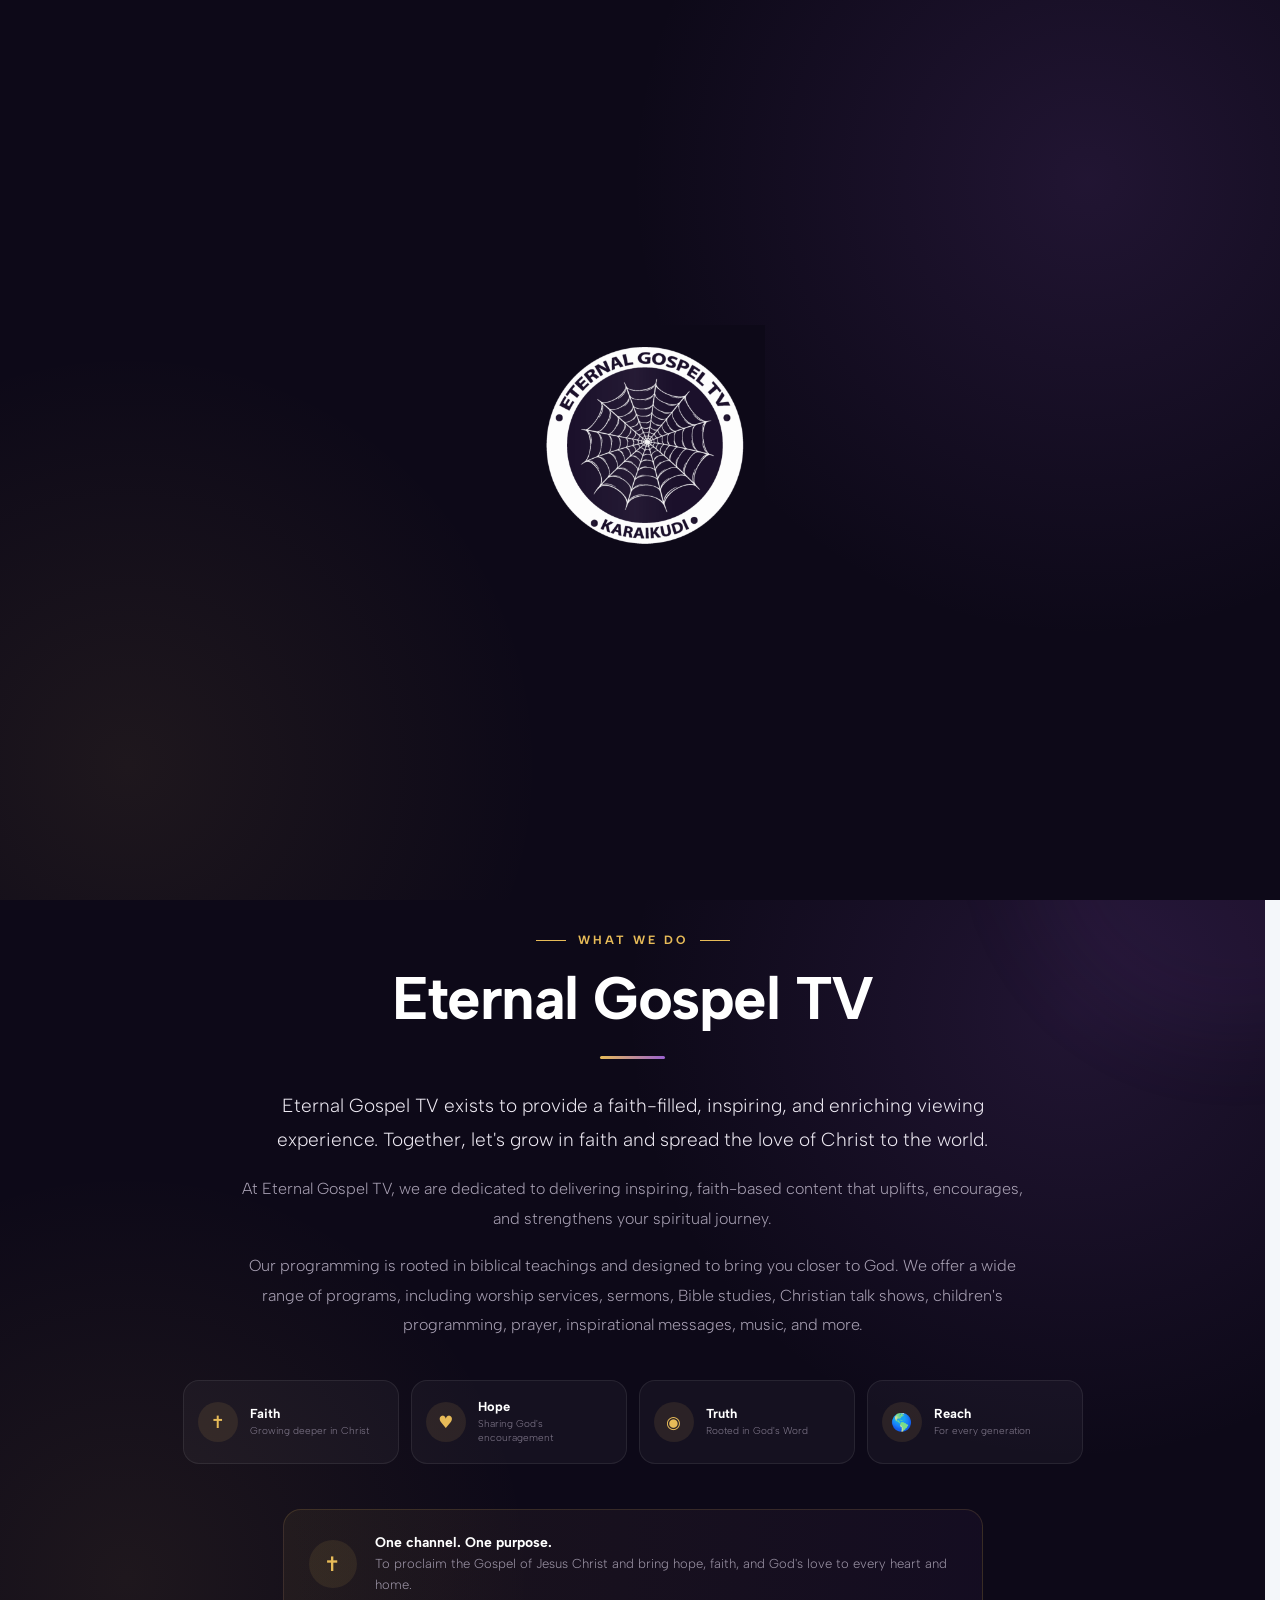
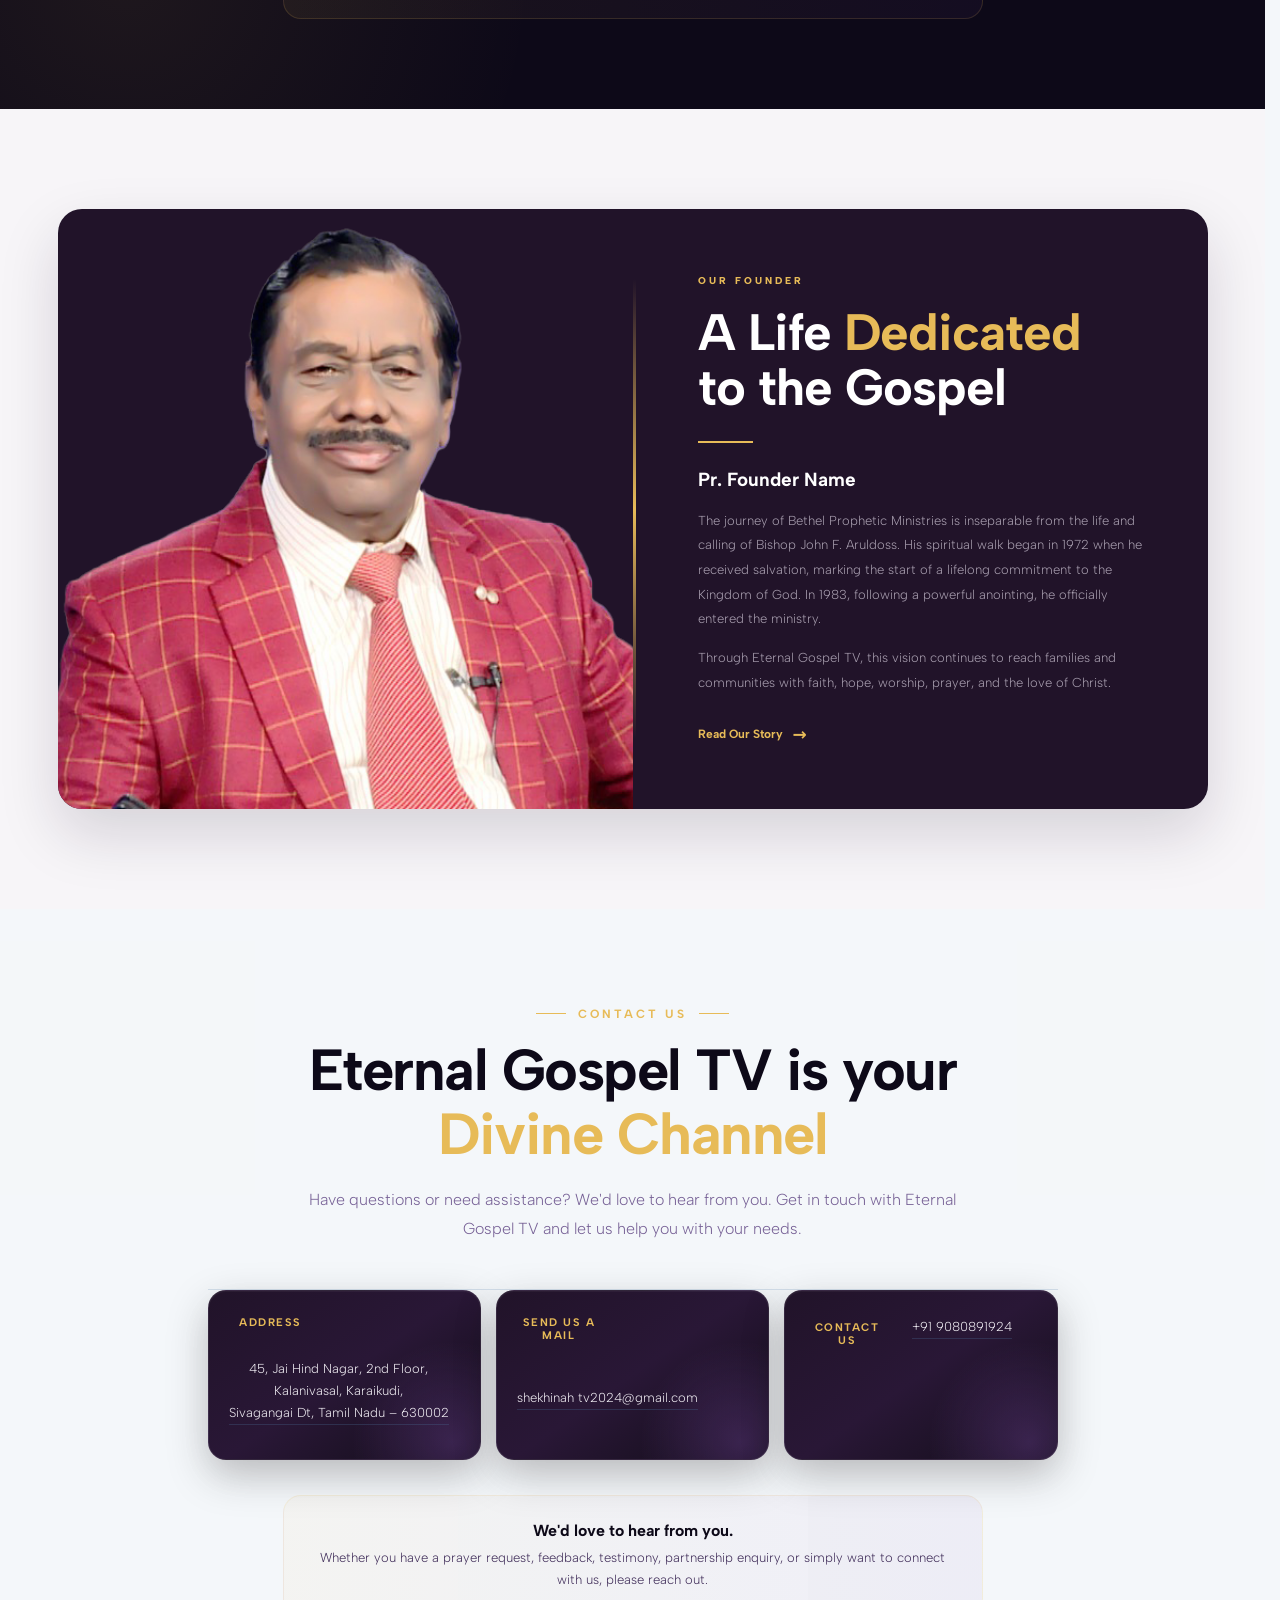
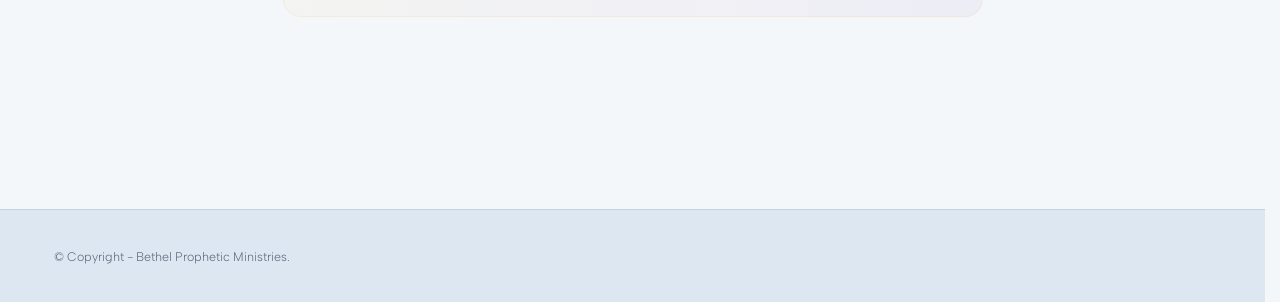
<file: index.html>
<!DOCTYPE html>
<!--
  Helix Drift Template
  https://templatemo.com/tm-630-helix-drift
-->
<html lang="en">
    <head>
        <meta charset="UTF-8">
        <meta name="viewport" content="width=device-width, initial-scale=1">
        <title>Eternal Gospel Tv | Home</title>
       
        <meta name="description" content="Eternal Gospel Tv is dedicated to providing uplifting and transformative Christian content that nurtures spiritual growth and deepens your connection with God.">
        <meta name="keywords" content="Eternal Gospel Tv, Bishop John F Aruldoss, Prophetic Message, Christian Ministry, Tamil Sermon, Prayer Ministry">
        <meta property="og:title" content="Eternal Gospel Tv">
        <meta property="og:description" content="Experience powerful prophetic messages, prayer, worship, and spiritual teachings.">	

		<link rel="icon" href="logo.png">
        <link rel="preconnect" href="https://fonts.googleapis.com">
        <link rel="preconnect" href="https://fonts.gstatic.com" crossorigin>
        <link href="https://fonts.googleapis.com/css2?family=Albert+Sans:wght@200;300;400;500&family=Newsreader:ital,opsz,wght@0,6..72,200;0,6..72,300;0,6..72,400;1,6..72,300&display=swap"
              rel="stylesheet">
        <link rel="stylesheet" href="assets/css/style.css">
    </head>
    <body>
 <script>
window.addEventListener("load", function () {

    const preloader = document.querySelector(".preloaders");

    setTimeout(function () {

        preloader.classList.add("hide");

        setTimeout(function () {
            preloader.style.display = "none";
        }, 500);

    }, 4500);

});
</script>
        <!-- START PRELOADER -->
	<div class="preloaders">
    <img src="assets/images/logogif.gif" alt="Logo" class="logo-loader">
</div>
        <header class="bar">
            <div class="row">
                

        </div>
            <div class="site-logo">
							<a href="index.html"><img src="assets/images/logo.png" alt=""></a>          				
						</div> <a class="brand" href="#top">
              
                Eternal Gospel TV</a>
            <nav class="nav">
                <a href="#top">Home
                    <svg class="wv" viewBox="0 0 10 6" aria-hidden="true">
                        <path d="M1 1 L5 5 L9 1" />
                    </svg>
                </a>
                <a href="about.html">About Us
                    <svg class="wv" viewBox="0 0 10 6" aria-hidden="true">
                        <path d="M1 1 L5 5 L9 1" />
                    </svg>
                </a>
                <a href="schedule.html">Schedule
                    <svg class="wv" viewBox="0 0 10 6" aria-hidden="true">
                        <path d="M1 1 L5 5 L9 1" />
                    </svg>
                </a>
                 <a href="testimonies.html">Testimonies
                    <svg class="wv" viewBox="0 0 10 6" aria-hidden="true">
                        <path d="M1 1 L5 5 L9 1" />
                    </svg>
                </a>
                 <a href="donate.html">Donate
                    <svg class="wv" viewBox="0 0 10 6" aria-hidden="true">
                        <path d="M1 1 L5 5 L9 1" />
                    </svg>
                </a>
                 <a href="contact.html">Contact
                    <svg class="wv" viewBox="0 0 10 6" aria-hidden="true">
                        <path d="M1 1 L5 5 L9 1" />
                    </svg>
                </a>
                 <a href="Privacypolicy.html">Privacy Policy
                    <svg class="wv" viewBox="0 0 10 6" aria-hidden="true">
                        <path d="M1 1 L5 5 L9 1" />
                    </svg>
                </a>
            </nav>
            <button class="burger"
                    id="burger"
                    aria-label="Open menu"
                    aria-expanded="false"
                    aria-controls="drawer">
                <span></span><span></span><span></span>
            </button>
        </header>
        <nav class="drawer" id="drawer">
            <a href="#top">Home
                <svg class="wv" viewBox="0 0 10 6" aria-hidden="true">
                    <path d="M1 1 L5 5 L9 1" />
                </svg>
            </a>
            <a href="about.html">About Us
                <svg class="wv" viewBox="0 0 10 6" aria-hidden="true">
                    <path d="M1 1 L5 5 L9 1" />
                </svg>
            </a>
            <a href="schedule.html">Schedule
                <svg class="wv" viewBox="0 0 10 6" aria-hidden="true">
                    <path d="M1 1 L5 5 L9 1" />
                </svg>
            </a>
             <a href="testimonies.html">Testimonies
                <svg class="wv" viewBox="0 0 10 6" aria-hidden="true">
                    <path d="M1 1 L5 5 L9 1" />
                </svg>
            </a>
             <a href="donate.html">Donate
                <svg class="wv" viewBox="0 0 10 6" aria-hidden="true">
                    <path d="M1 1 L5 5 L9 1" />
                </svg>
            </a>
             <a href="contact.html">Contact
                <svg class="wv" viewBox="0 0 10 6" aria-hidden="true">
                    <path d="M1 1 L5 5 L9 1" />
                </svg>
            </a>
             <a href="Privacypolicy.html">Privacy Policy
                <svg class="wv" viewBox="0 0 10 6" aria-hidden="true">
                    <path d="M1 1 L5 5 L9 1" />
                </svg>
            </a>
        </nav>
        <main class="wrap" id="top">
            <div class="stage-shell">
                <div class="stage"
                     id="stage"
                     role="group"
                     aria-label="Archive spool, drag sideways to wind through the plates">
                    <div class="plate"
                         role="button"
                         tabindex="0"
                         data-img="assets/images/Slides/S1.jpeg"
                         data-alt="120 m"
                         data-month="March"
                         data-stock="Portra 400">
                        <span class="plate-media"></span>
                        <span class="plate-no">01 / 20</span>
                        <div class="plate-info">
                            <h2>ஆழத்தின் ஆழம்</h2>
                            <p>Pr.Immanuel & Sis.Joy Immanuel</p>
                        </div>
                    </div>
                    <div class="plate"
                         role="button"
                         tabindex="0"
                         data-img="assets/images/Slides/S2.jpeg"
                         data-alt="240 m"
                         data-month="October"
                         data-stock="Portra 160">
                        <span class="plate-media"></span>
                        <span class="plate-no">02 / 20</span>
                        <div class="plate-info">
                            <h2>ஆழத்தின் ஆழம்</h2>
                            <p>Pr.Immanuel & Sis.Joy Immanuel</p>
                        </div>
                    </div>
                    <div class="plate"
                         role="button"
                         tabindex="0"
                         data-img="assets/images/Slides/S3.jpeg"
                         data-alt="110 m"
                         data-month="January"
                         data-stock="Cinestill 800T">
                        <span class="plate-media"></span>
                        <span class="plate-no">03 / 20</span>
                        <div class="plate-info">
                            <h2>தேவ அன்பு </h2>
                            <p>Sis.Joy Immanuel</p>
                        </div>
                    </div>
                    <div class="plate"
                         role="button"
                         tabindex="0"
                         data-img="assets/images/Slides/S4.jpeg"
                         data-alt="150 m"
                         data-month="July"
                         data-stock="Ektar 100">
                        <span class="plate-media"></span>
                        <span class="plate-no">04 / 20</span>
                        <div class="plate-info">
                              <h2>தேவ அன்பு </h2>
                            <p>Sis.Joy Immanuel</p>
                        </div>
                    </div>
                    <div class="plate"
                         role="button"
                         tabindex="0"
                         data-img="assets/images/Slides/S5.jpeg"
                         data-alt="310 m"
                         data-month="May"
                         data-stock="Digital, 24 mm">
                        <span class="plate-media"></span>
                        <span class="plate-no">05 / 20</span>
                        <div class="plate-info">
                            <h2>தீர்க்கனின் தரிசனம் </h2>
                            <p>Bishop John F. Aruldoss</p>
                        </div>
                    </div>
                    <div class="plate"
                         role="button"
                         tabindex="0"
                         data-img="assets/images/Slides/S6.jpeg"
                         data-alt="410 m"
                         data-month="December"
                         data-stock="Digital, 85 mm">
                        <span class="plate-media"></span>
                        <span class="plate-no">06 / 20</span>
                        <div class="plate-info">
                            <h2>Doctor Advice</h2>
                            <p>Dr.Sandeep & Dr.Sheeren</p>
                        </div>
                    </div>
                    <div class="plate"
                         role="button"
                         tabindex="0"
                         data-img="assets/images/Slides/S7.jpeg"
                         data-alt="200 m"
                         data-month="August"
                         data-stock="Digital, 35 mm">
                        <span class="plate-media"></span>
                        <span class="plate-no">07 / 20</span>
                        <div class="plate-info">
                            <h2>ஜீவ கிரீடம் </h2>
                            <p>...</p>
                        </div>
                    </div>
                    <div class="plate"
                         role="button"
                         tabindex="0"
                         data-img="assets/images/Slides/S8.jpeg"
                         data-alt="130 m"
                         data-month="February"
                         data-stock="Portra 400">
                        <span class="plate-media"></span>
                        <span class="plate-no">08 / 20</span>
                        <div class="plate-info">
                            <h2>கட்டவிழ்க்கும் காலம் </h2>
                            <p>....</p>
                        </div>
                    </div>
                    <div class="plate"
                         role="button"
                         tabindex="0"
                         data-img="assets/images/Slides/S9.jpeg"
                         data-alt="260 m"
                         data-month="November"
                         data-stock="Ektar 100">
                        <span class="plate-media"></span>
                        <span class="plate-no">09 / 20</span>
                        <div class="plate-info">
                            <h2>தலைமைத்துவம் </h2>
                            <p>....</p>
                        </div>
                    </div>
                         <div class="plate"
                         role="button"
                         tabindex="0"
                         data-img="assets/images/Slides/S10.jpeg"
                         data-alt="130 m"
                         data-month="February"
                         data-stock="Portra 400">
                        <span class="plate-media"></span>
                        <span class="plate-no">10 / 20</span>
                        <div class="plate-info">
                            <h2>New Path</h2>
                            <p>Bishop John F. Aruldoss</p>
                        </div>
                    </div>
                         <div class="plate"
                         role="button"
                         tabindex="0"
                         data-img="assets/images/Slides/S11.jpeg"
                         data-alt="130 m"
                         data-month="February"
                         data-stock="Portra 400">
                        <span class="plate-media"></span>
                        <span class="plate-no">11/ 20</span>
                        <div class="plate-info">
                            <h2>Open Door</h2>
                             <p>Bishop John F. Aruldoss</p>
                        </div>
                    </div>
                         <div class="plate"
                         role="button"
                         tabindex="0"
                         data-img="assets/images/Slides/S12.jpeg"
                         data-alt="130 m"
                         data-month="February"
                         data-stock="Portra 400">
                        <span class="plate-media"></span>
                        <span class="plate-no">12 / 20</span>
                        <div class="plate-info">
                            <h2>Prophetic Time</h2>
                           <p>Pr.Robin with Dr.Sandeep & Dr.Sheeren</p>
                        </div>
                    </div>
                         <div class="plate"
                         role="button"
                         tabindex="0"
                         data-img="assets/images/Slides/S13.jpeg"
                         data-alt="130 m"
                         data-month="February"
                         data-stock="Portra 400">
                        <span class="plate-media"></span>
                        <span class="plate-no">13 / 20</span>
                        <div class="plate-info">
                            <h2>புதிய விடியல்</h2>
                            <p>Sis.Annie Manoj</p>
                        </div>
                    </div>
                         <div class="plate"
                         role="button"
                         tabindex="0"
                         data-img="assets/images/Slides/S14.jpeg"
                         data-alt="130 m"
                         data-month="February"
                         data-stock="Portra 400">
                        <span class="plate-media"></span>
                        <span class="plate-no">14 / 20</span>
                        <div class="plate-info">
                            <h2>மேய்ப்பனும் மந்தையும்</h2>
                            <p>Bishop John F. Aruldoss</p>
                        </div>
                    </div>
                         <div class="plate"
                         role="button"
                         tabindex="0"
                         data-img="assets/images/Slides/S15.jpeg"
                         data-alt="130 m"
                         data-month="February"
                         data-stock="Portra 400">
                        <span class="plate-media"></span>
                        <span class="plate-no">15/ 20</span>
                        <div class="plate-info">
                            <h2>தீர்க்கனின் பார்வை</h2>
                            <p>Bishop John F. Aruldoss</p>
                        </div>
                    </div>
                         <div class="plate"
                         role="button"
                         tabindex="0"
                         data-img="assets/images/Slides/S16.jpeg"
                         data-alt="130 m"
                         data-month="February"
                         data-stock="Portra 400">
                        <span class="plate-media"></span>
                        <span class="plate-no">16 / 20</span>
                        <div class="plate-info">
                            <h2>உங்களுக்குச் சமாதானம்</h2>
                            <p>Sis.Sharon Yesupatham</p>
                        </div>
                    </div>
                         <div class="plate"
                         role="button"
                         tabindex="0"
                         data-img="assets/images/Slides/S17.jpeg"
                         data-alt="130 m"
                         data-month="February"
                         data-stock="Portra 400">
                        <span class="plate-media"></span>
                        <span class="plate-no">17 / 20</span>
                        <div class="plate-info">
                            <h2>வாலிபனே உனக்காக</h2>
                            <p>....</p>
                        </div>
                    </div>
                         <div class="plate"
                         role="button"
                         tabindex="0"
                         data-img="assets/images/Slides/S18.jpeg"
                         data-alt="130 m"
                         data-month="February"
                         data-stock="Portra 400">
                        <span class="plate-media"></span>
                        <span class="plate-no">18 / 20</span>
                        <div class="plate-info">
                            <h2>வாழ்க்கை வாழ்வதற்கே</h2>
                            <p>Bishop John F. Aruldoss with Sis.Roselin Aruldoss</p>
                        </div>
                    </div>
                         <div class="plate"
                         role="button"
                         tabindex="0"
                         data-img="assets/images/Slides/S19.jpeg"
                         data-alt="130 m"
                         data-month="February"
                         data-stock="Portra 400">
                        <span class="plate-media"></span>
                        <span class="plate-no">19 / 20</span>
                        <div class="plate-info">
                            <h2>வேதத்தின் வெளிச்சம்</h2>
                            <p>Pr.Prince Daniel</p>
                        </div>
                    </div>
                         <div class="plate"
                         role="button"
                         tabindex="0"
                         data-img="assets/images/Slides/S20.jpeg"
                         data-alt="130 m"
                         data-month="February"
                         data-stock="Portra 400">
                        <span class="plate-media"></span>
                        <span class="plate-no">20 / 20</span>
                        <div class="plate-info">
                            <h2>வாலிபனே உனக்காக</h2>
                            <p>Bishop John F. Aruldoss.</p>
                        </div>
                    </div>
                </div>
            </div>
            <section class="caption rv" id="caption" aria-live="polite">
                <div class="cap-head">
                    <span class="cap-no" id="capNo">01</span>
                    <span class="cap-rule"></span>
                    <h1 class="cap-title" id="capTitle">Khlong Toei Water Tanks</h1>
                </div>
                <p class="cap-desc" id="capDesc"></p>
                <div class="cap-meta" id="capMeta"></div>
            </section>
            <div class="scrub-shell rv" id="scrubShell">
                <div class="scrub"
                     id="scrub"
                     role="slider"
                     tabindex="0"
                     aria-label="Spool position"
                     aria-valuemin="1"
                     aria-valuemax="9"
                     aria-valuenow="1">
                    <div class="scrub-track"></div>
                    <div class="scrub-fill" id="scrubFill"></div>
                    <div class="scrub-ticks" id="ticks"></div>
                    <div class="thumb" id="thumb">
                        <i></i><i></i>
                    </div>
                </div>
                <div class="scrub-label" id="scrubLabel">01 / 09</div>
            </div>
           
<section class="egtv-about-section">

    <div class="egtv-about-inner">

        <span class="sheet-tag egtv-about-tag">
            WHAT WE DO
        </span>

        <h2>
            Eternal Gospel TV
        </h2>

        <div class="egtv-about-line"></div>

        <p class="egtv-about-intro">
            Eternal Gospel TV exists to provide a faith-filled, inspiring,
            and enriching viewing experience. Together, let's grow in faith
            and spread the love of Christ to the world.
        </p>

        <p>
            At Eternal Gospel TV, we are dedicated to delivering inspiring,
            faith-based content that uplifts, encourages, and strengthens
            your spiritual journey.
        </p>

        <p>
            Our programming is rooted in biblical teachings and designed
            to bring you closer to God. We offer a wide range of programs,
            including worship services, sermons, Bible studies, Christian
            talk shows, children's programming, prayer, inspirational
            messages, music, and more.
        </p>

        <!-- PROGRAM HIGHLIGHTS -->

        <div class="egtv-about-highlights">

            <div class="egtv-about-highlight">
                <span>✝</span>
                <div>
                    <strong>Faith</strong>
                    <small>Growing deeper in Christ</small>
                </div>
            </div>

            <div class="egtv-about-highlight">
                <span>♥</span>
                <div>
                    <strong>Hope</strong>
                    <small>Sharing God's encouragement</small>
                </div>
            </div>

            <div class="egtv-about-highlight">
                <span>◉</span>
                <div>
                    <strong>Truth</strong>
                    <small>Rooted in God's Word</small>
                </div>
            </div>

            <div class="egtv-about-highlight">
                <span>🌎</span>
                <div>
                    <strong>Reach</strong>
                    <small>For every generation</small>
                </div>
            </div>

        </div>

        <div class="egtv-about-bottom">
            <span class="egtv-about-cross">✝</span>

            <p>
                <strong>One channel. One purpose.</strong>
                <br>
                To proclaim the Gospel of Jesus Christ and bring
                hope, faith, and God's love to every heart and home.
            </p>
        </div>

    </div>

</section>

       <section class="egtv-founder-section">

  <div class="egtv-founder-container">

    <!-- Founder Image -->
    <div class="egtv-founder-photo">
      <img
        src="/assets/images/Ayya.png"
        alt="Founder of Eternal Gospel TV">
    </div>

    <!-- Founder Content -->
    <div class="egtv-founder-info">

      <span class="egtv-founder-label">
        OUR FOUNDER
      </span>

      <h2>
        A Life <span>Dedicated</span><br>
        to the Gospel
      </h2>

      <div class="egtv-founder-divider"></div>

      <h3>Pr. Founder Name</h3>

      <p>
       The journey of Bethel Prophetic Ministries is inseparable from the life
        and calling of Bishop John F. Aruldoss. His spiritual walk began in 1972 
        when he received salvation, marking the start of a lifelong commitment to the Kingdom of God.
         In 1983, 
       following a powerful anointing, he officially entered the ministry.
      </p>

      <p>
        Through Eternal Gospel TV, this vision continues to
        reach families and communities with faith, hope,
        worship, prayer, and the love of Christ.
      </p>

      <a href="founder.html" class="egtv-founder-read">
        Read Our Story <span>→</span>
      </a>

    </div>

  </div>

</section>




<section class="egtv-contact" id="contact">

    <div class="egtv-contact-inner">

        <span class="sheet-tag egtv-contact-tag">
            CONTACT US
        </span>

        <h2>
            Eternal Gospel TV is your
            <span>Divine Channel</span>
        </h2>

        <p class="egtv-contact-intro">
            Have questions or need assistance?
            We'd love to hear from you. Get in touch with
            Eternal Gospel TV and let us help you with your needs.
        </p>


        <ul class="lines egtv-contact-lines">

            <!-- ADDRESS -->
            <li>

                <span>Address</span>

                <a href="https://maps.google.com/?q=45+Jai+Hind+Nagar+Kalanivasal+Karaikudi+Tamil+Nadu+630002"
                   target="_blank"
                   rel="noopener">
                    45, Jai Hind Nagar, 2nd Floor,<br>
                    Kalanivasal, Karaikudi,<br>
                    Sivagangai Dt, Tamil Nadu – 630002
                </a>

            </li>


            <!-- EMAIL -->
            <li>

                <span>Send us a mail</span>

                <a href="mailto:shekhinah tv2024@gmail.com">
                    shekhinah tv2024@gmail.com
                </a>

            </li>


            <!-- PHONE -->
            <li>

                <span>Contact us</span>

                <a href="tel:+919080891924">
                    +91 9080891924
                </a>

            </li>

        </ul>


        <div class="egtv-contact-message">

            <strong>We'd love to hear from you.</strong>

            <p>
                Whether you have a prayer request, feedback,
                testimony, partnership enquiry, or simply want
                to connect with us, please reach out.
            </p>

        </div>

    </div>

</section>


            
            <footer class="foot rv">
                <span>© Copyright - Bethel Prophetic Ministries.</span>
               
            </footer>
        </main>
        <div class="transport"
             id="transport"
             role="group"
             aria-label="Auto advance">
            <button class="tp-btn playing"
                    id="tpBtn"
                    aria-pressed="true"
                    aria-label="Pause auto advance">
                <svg class="ico-play"
                     width="12"
                     height="13"
                     viewBox="0 0 12 13"
                     aria-hidden="true">
                    <path d="M1 1.2 11 6.5 1 11.8Z" fill="#4A6E96" />
                </svg>
                <svg class="ico-pause"
                     width="11"
                     height="12"
                     viewBox="0 0 11 12"
                     aria-hidden="true">
                    <rect x="1" y="1" width="3" height="10" fill="#4A6E96" />
                    <rect x="7" y="1" width="3" height="10" fill="#4A6E96" />
                </svg>
            </button>
            <span class="tp-stack">
                <span class="tp-dur">
                    <button class="tp-step" id="tpMinus" aria-label="Shorter interval">&minus;</button>
                    <span class="tp-val" id="tpVal" aria-live="polite">2s</span>
                    <button class="tp-step" id="tpPlus" aria-label="Longer interval">+</button>
                </span>
                <span class="tp-line" aria-hidden="true"><i id="tpFill"></i></span>
            </span>
        </div>
        <button class="fab" id="fab" aria-label="Open coil control">
            <svg width="17"
                 height="17"
                 viewBox="0 0 24 24"
                 fill="none"
                 stroke="#4A6E96"
                 stroke-width="1.2"
                 stroke-linecap="round">
                <path d="M12 3c-4.5 0-8 2-8 4.5S7 12 12 12s8 2 8 4.5S16.5 21 12 21" />
                <path d="M4 7.5v9C4 19 7.5 21 12 21" />
                <path d="M20 16.5v-9C20 5 16.5 3 12 3" />
            </svg>
        </button>
        <section class="panel"
                 id="panel"
                 role="dialog"
                 aria-label="Coil control"
                 aria-modal="false">
            <h2>Coil</h2>
            <div class="slot">
                <label for="sRx"><span>Coil width</span><span id="vRx">600</span></label>
                <input type="range" id="sRx" min="360" max="780" step="10" value="600">
            </div>
            <div class="slot">
                <label for="sRy"><span>Coil rise</span><span id="vRy">54</span></label>
                <input type="range" id="sRy" min="0" max="96" step="2" value="54">
            </div>
            <div class="slot">
                <label for="sFall"><span>Depth falloff</span><span id="vFall">0.52</span></label>
                <input type="range"
                       id="sFall"
                       min="0.30"
                       max="0.86"
                       step="0.02"
                       value="0.52">
            </div>
            <div class="panel-out">
                <span class="state" id="state">Working spool</span>
                <button class="close" id="close" aria-label="Close coil control">&times;</button>
            </div>
        </section>
        <script src="assets/js/script.js"></script>
    </body>
</html>
</file>
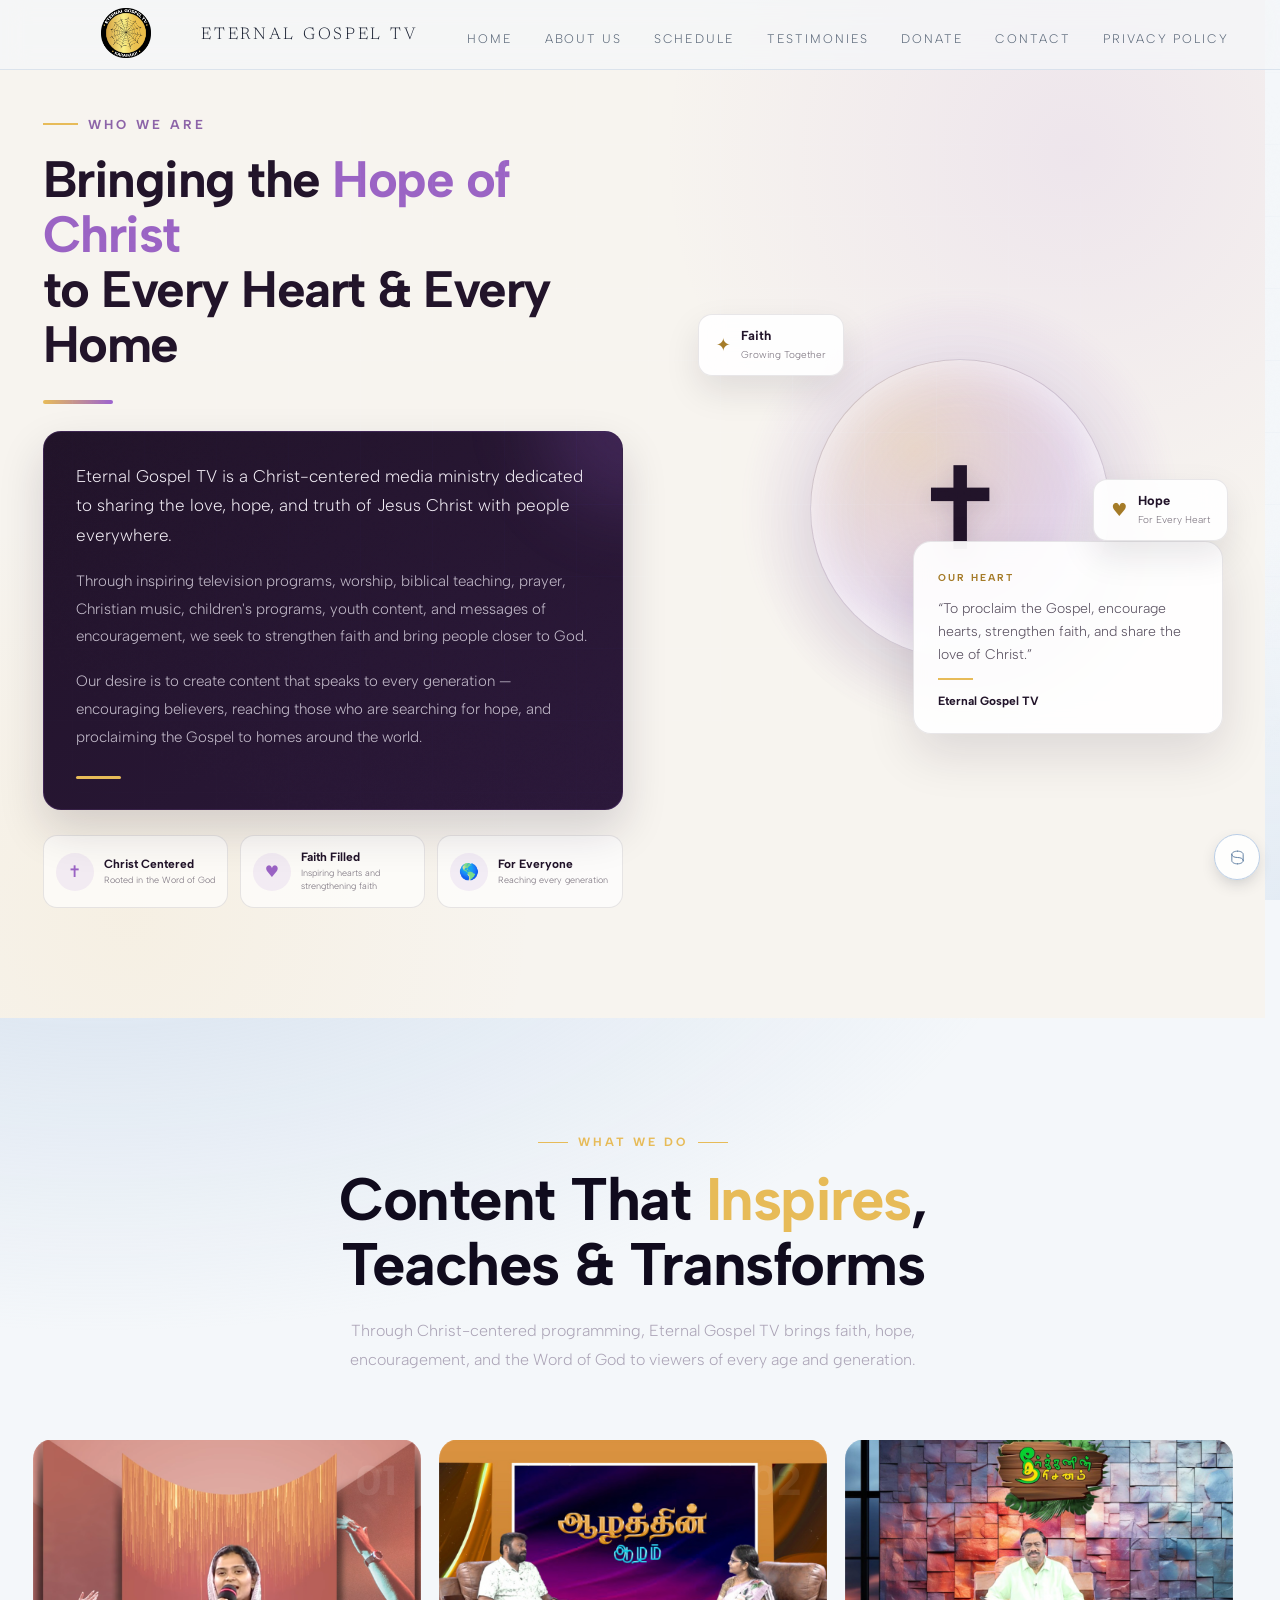
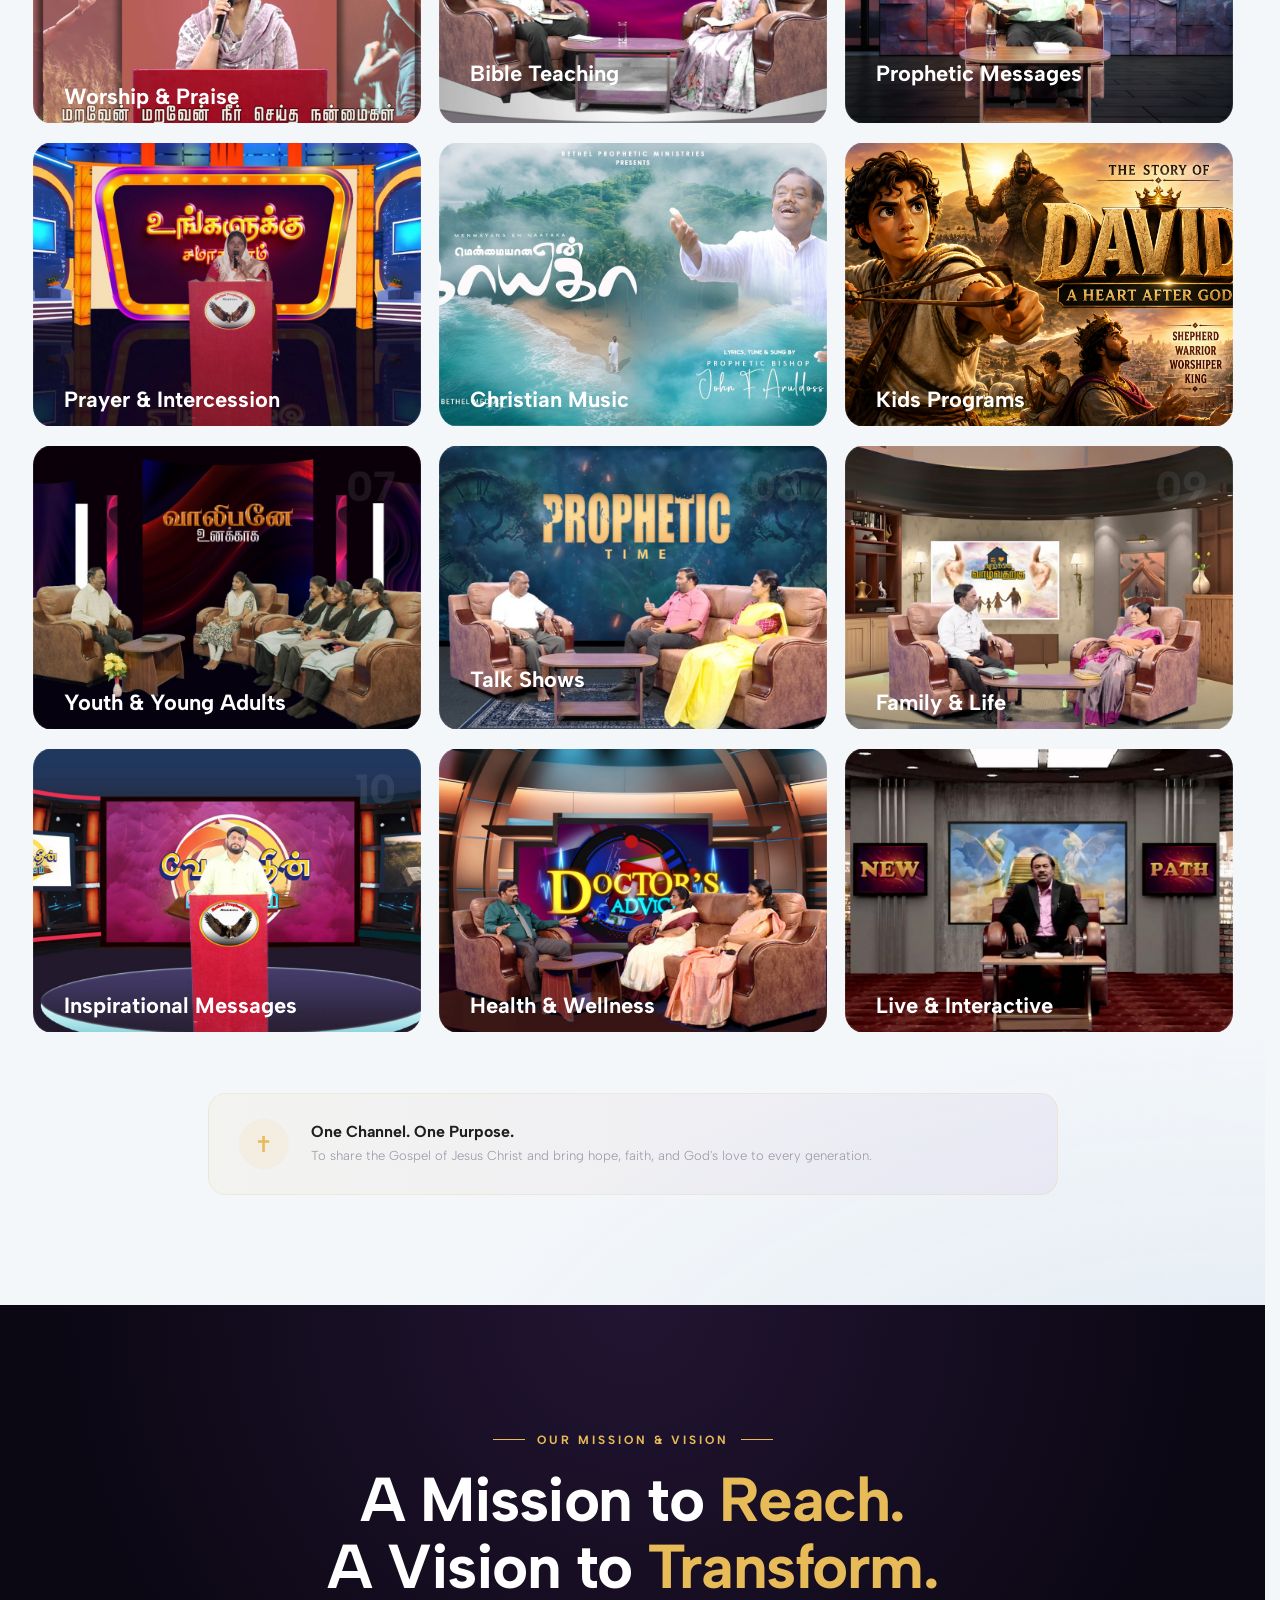
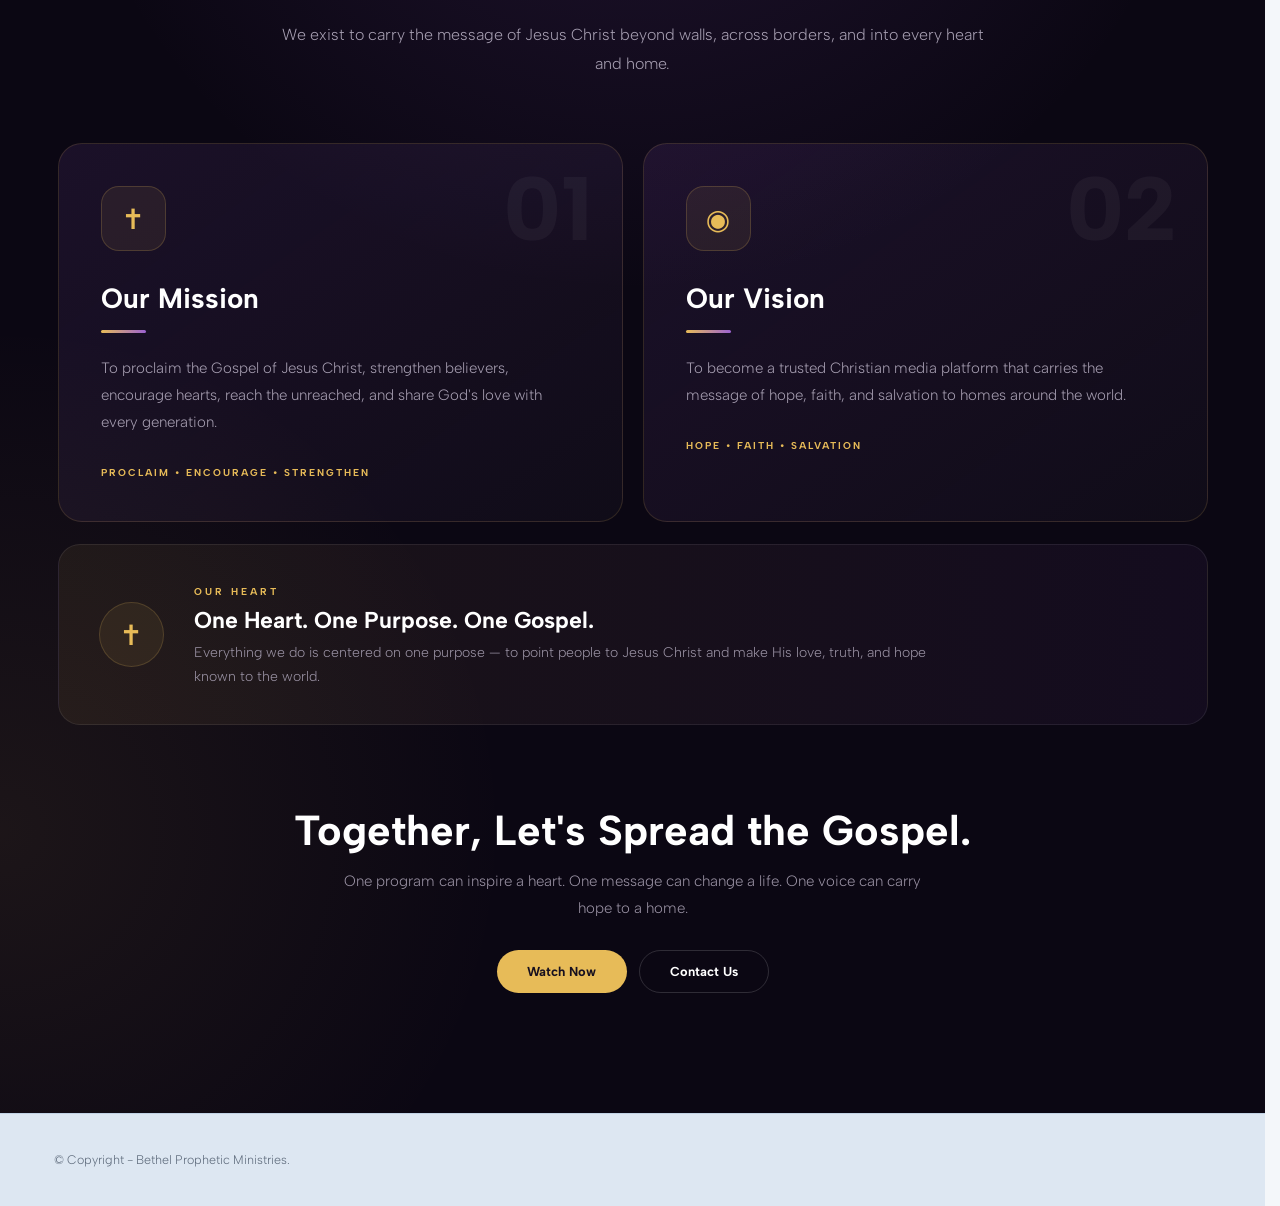
<file: about.html>
<!DOCTYPE html>
<!--
  Helix Drift Template
  https://templatemo.com/tm-630-helix-drift
-->
<html lang="en">
    <head>
        <meta charset="UTF-8">
        <meta name="viewport" content="width=device-width, initial-scale=1">
        <title>Eternal Gospel Tv | About</title>
       
        <meta name="description" content="Eternal Gospel Tv is dedicated to providing uplifting and transformative Christian content that nurtures spiritual growth and deepens your connection with God.">
        <meta name="keywords" content="Eternal Gospel Tv, Bishop John F Aruldoss, Prophetic Message, Christian Ministry, Tamil Sermon, Prayer Ministry">
        <meta property="og:title" content="Eternal Gospel Tv">
        <meta property="og:description" content="Experience powerful prophetic messages, prayer, worship, and spiritual teachings.">	

		<link rel="icon" href="logo.png">
        <link rel="preconnect" href="https://fonts.googleapis.com">
        <link rel="preconnect" href="https://fonts.gstatic.com" crossorigin>
        <link href="https://fonts.googleapis.com/css2?family=Albert+Sans:wght@200;300;400;500&family=Newsreader:ital,opsz,wght@0,6..72,200;0,6..72,300;0,6..72,400;1,6..72,300&display=swap"
              rel="stylesheet">
        <link rel="stylesheet" href="assets/css/style.css">
    </head>
    <body>
        <header class="bar">
            <div class="row">
                

        </div>
            <div class="site-logo">
							<a href="index.html"><img src="assets/images/logo.png" alt=""></a>          				
						</div> <a class="brand" href="#top">
              
                Eternal Gospel TV</a>
            <nav class="nav">
                <a href="index.html">Home
                    <svg class="wv" viewBox="0 0 10 6" aria-hidden="true">
                        <path d="M1 1 L5 5 L9 1" />
                    </svg>
                </a>
                <a href="about.html">About Us
                    <svg class="wv" viewBox="0 0 10 6" aria-hidden="true">
                        <path d="M1 1 L5 5 L9 1" />
                    </svg>
                </a>
                <a href="schedule.html">Schedule
                    <svg class="wv" viewBox="0 0 10 6" aria-hidden="true">
                        <path d="M1 1 L5 5 L9 1" />
                    </svg>
                </a>
                 <a href="testimonies.html">Testimonies
                    <svg class="wv" viewBox="0 0 10 6" aria-hidden="true">
                        <path d="M1 1 L5 5 L9 1" />
                    </svg>
                </a>
                 <a href="donate.html">Donate
                    <svg class="wv" viewBox="0 0 10 6" aria-hidden="true">
                        <path d="M1 1 L5 5 L9 1" />
                    </svg>
                </a>
                 <a href="contact.html">Contact
                    <svg class="wv" viewBox="0 0 10 6" aria-hidden="true">
                        <path d="M1 1 L5 5 L9 1" />
                    </svg>
                </a>
                 <a href="Privacypolicy.html">Privacy Policy
                    <svg class="wv" viewBox="0 0 10 6" aria-hidden="true">
                        <path d="M1 1 L5 5 L9 1" />
                    </svg>
                </a>
            </nav>
            <button class="burger"
                    id="burger"
                    aria-label="Open menu"
                    aria-expanded="false"
                    aria-controls="drawer">
                <span></span><span></span><span></span>
            </button>
        </header>
        <nav class="drawer" id="drawer">
            <a href="index.html">Home
                <svg class="wv" viewBox="0 0 10 6" aria-hidden="true">
                    <path d="M1 1 L5 5 L9 1" />
                </svg>
            </a>
            <a href="about.html">About Us
                <svg class="wv" viewBox="0 0 10 6" aria-hidden="true">
                    <path d="M1 1 L5 5 L9 1" />
                </svg>
            </a>
            <a href="schedule.html">Schedule
                <svg class="wv" viewBox="0 0 10 6" aria-hidden="true">
                    <path d="M1 1 L5 5 L9 1" />
                </svg>
            </a>
             <a href="testimonies.html">Testimonies
                <svg class="wv" viewBox="0 0 10 6" aria-hidden="true">
                    <path d="M1 1 L5 5 L9 1" />
                </svg>
            </a>
             <a href="donate.html">Donate
                <svg class="wv" viewBox="0 0 10 6" aria-hidden="true">
                    <path d="M1 1 L5 5 L9 1" />
                </svg>
            </a>
             <a href="contact.html">Contact
                <svg class="wv" viewBox="0 0 10 6" aria-hidden="true">
                    <path d="M1 1 L5 5 L9 1" />
                </svg>
            </a>
             <a href="Privacypolicy.html">Privacy Policy
                <svg class="wv" viewBox="0 0 10 6" aria-hidden="true">
                    <path d="M1 1 L5 5 L9 1" />
                </svg>
            </a>
        </nav>
       
          

    
        

            <!-- ========================= WHO WE ARE - ETERNAL GOSPEL TV ========================= --> 
             <section class="egtv-who-we-are">
    <div class="egtv-container">

        <div class="egtv-who-grid">

            <!-- LEFT CONTENT -->
            <div class="egtv-who-content">

                <span class="egtv-eyebrow">
                    WHO WE ARE
                </span>

                <h2>
                    Bringing the <span>Hope of Christ</span><br>
                    to Every Heart &amp; Every Home
                </h2>

                <div class="egtv-title-line"></div>

                <!-- DARK STORY BOX -->
                <div class="egtv-story-box">

                    <p class="egtv-lead">
                        Eternal Gospel TV is a Christ-centered media
                        ministry dedicated to sharing the love, hope,
                        and truth of Jesus Christ with people everywhere.
                    </p>

                    <p>
                        Through inspiring television programs, worship,
                        biblical teaching, prayer, Christian music,
                        children's programs, youth content, and messages
                        of encouragement, we seek to strengthen faith
                        and bring people closer to God.
                    </p>

                    <p>
                        Our desire is to create content that speaks to
                        every generation — encouraging believers, reaching
                        those who are searching for hope, and proclaiming
                        the Gospel to homes around the world.
                    </p>

                    <div class="egtv-story-accent"></div>

                </div>

                <!-- HIGHLIGHTS -->
                <div class="egtv-highlights">

                    <div class="egtv-highlight">
                        <div class="egtv-icon">✝</div>

                        <div>
                            <strong>Christ Centered</strong>
                            <small>Rooted in the Word of God</small>
                        </div>
                    </div>

                    <div class="egtv-highlight">
                        <div class="egtv-icon">♥</div>

                        <div>
                            <strong>Faith Filled</strong>
                            <small>Inspiring hearts and strengthening faith</small>
                        </div>
                    </div>

                    <div class="egtv-highlight">
                        <div class="egtv-icon">🌎</div>

                        <div>
                            <strong>For Everyone</strong>
                            <small>Reaching every generation</small>
                        </div>
                    </div>

                </div>

            </div>


            <!-- RIGHT VISUAL -->
            <div class="egtv-who-visual">

                <div class="egtv-glow"></div>

                <div class="egtv-cross-circle">
                    <div class="egtv-cross">✝</div>
                </div>

                <div class="egtv-quote-card">

                    <span>OUR HEART</span>

                    <p>
                        “To proclaim the Gospel, encourage hearts,
                        strengthen faith, and share the love of Christ.”
                    </p>

                    <div class="egtv-quote-line"></div>

                    <strong>Eternal Gospel TV</strong>

                </div>

                <div class="egtv-floating-card egtv-card-one">
                    <span>✦</span>

                    <div>
                        <strong>Faith</strong>
                        <small>Growing Together</small>
                    </div>
                </div>

                <div class="egtv-floating-card egtv-card-two">
                    <span>♥</span>

                    <div>
                        <strong>Hope</strong>
                        <small>For Every Heart</small>
                    </div>
                </div>

            </div>

        </div>

    </div>
</section>

                                         <section class="egtv-what-we-do">

  <div class="egtv-wd-container">

    <!-- SECTION HEADER -->
    <div class="egtv-wd-header">

      <span class="egtv-wd-label">
        WHAT WE DO
      </span>

      <h2>
        Content That <span>Inspires</span>,<br>
        Teaches & Transforms
      </h2>

      <p>
        Through Christ-centered programming, Eternal Gospel TV brings
        faith, hope, encouragement, and the Word of God to viewers
        of every age and generation.
      </p>

    </div>


    <!-- PROGRAM CARDS -->
    <div class="egtv-wd-grid">

      <!-- 01 -->
     <article class="egtv-wd-card"
  style="background-image: url('/assets/images/Slides/A1.png');">

  <div class="egtv-wd-number">01</div>

  <div class="egtv-wd-content">

    <h3>Worship & Praise</h3>

    <p>
      Enter into God's presence through powerful worship,
      praise, and uplifting Christian songs.
    </p>

    <a href="#" class="egtv-wd-link">
      Explore Programs <span>→</span>
    </a>

  </div>

</article>


      <!-- 02 -->
      <article class="egtv-wd-card"
      style="background-image: url('/assets/images/Slides/S1.jpeg');">

        <div class="egtv-wd-number">02</div>

       <div class="egtv-wd-content">
        <h3>Bible Teaching</h3>

        <p>
          Discover biblical truth through sermons, Bible studies,
          teachings, and messages that strengthen your faith.
        </p>

        <a href="#" class="egtv-wd-link">
          Explore Programs <span>→</span>
        </a></div>

      </article>


      <!-- 03 -->
      <article class="egtv-wd-card"
      style="background-image: url('/assets/images/Slides/S5.jpeg');">

        <div class="egtv-wd-number">03</div>

       
<div class="egtv-wd-content">
        <h3>Prophetic Messages</h3>

        <p>
          Faith-filled messages designed to encourage, challenge,
          inspire, and point hearts toward God's purpose.
        </p>

        <a href="#" class="egtv-wd-link">
          Explore Programs <span>→</span>
        </a></div>

      </article>


      <!-- 04 -->
      <article class="egtv-wd-card"
      style="background-image: url('/assets/images/Slides/S16.jpeg');">

        <div class="egtv-wd-number">04</div>

       
<div class="egtv-wd-content">
        <h3>Prayer & Intercession</h3>

        <p>
          Join with believers in prayer and experience the power
          of seeking God together.
        </p>

        <a href="#" class="egtv-wd-link">
          Explore Programs <span>→</span>
        </a>
</div>
      </article>


      <!-- 05 -->
      <article class="egtv-wd-card"
      style="background-image: url('/assets/images/Slides/A2.jpg');">

        <div class="egtv-wd-number">05</div>

       
<div class="egtv-wd-content">
        <h3>Christian Music</h3>

        <p>
          Enjoy worship songs, praise offerings, mixed songs,
          and music that refreshes the soul.
        </p>

        <a href="#" class="egtv-wd-link">
          Explore Programs <span>→</span>
        </a></div>

      </article>


      <!-- 06 -->
      <article class="egtv-wd-card"
      style="background-image: url('/assets/images/Slides/A3.png');">

        <div class="egtv-wd-number">06</div>
<div class="egtv-wd-content">
    

        <h3>Kids Programs</h3>

        <p>
          Helping children discover God's love through joyful,
          engaging, and faith-filled programs.
        </p>

        <a href="#" class="egtv-wd-link">
          Explore Programs <span>→</span>
        </a></div>

      </article>


      <!-- 07 -->
      <article class="egtv-wd-card"
      style="background-image: url('/assets/images/Slides/S20.jpeg');">

        <div class="egtv-wd-number">07</div>

   <div class="egtv-wd-content">

        <h3>Youth & Young Adults</h3>

        <p>
          Encouraging the next generation to walk boldly in faith,
          purpose, and the Word of God.
        </p>

        <a href="#" class="egtv-wd-link">
          Explore Programs <span>→</span>
        </a></div>

      </article>


      <!-- 08 -->
      <article class="egtv-wd-card"
      style="background-image: url('/assets/images/Slides/S12.jpeg');">

        <div class="egtv-wd-number">08</div>

       

<div class="egtv-wd-content">
        <h3>Talk Shows</h3>

        <p>
          Meaningful conversations about faith, family, health,
          life, and today's challenges from a Christian perspective.
        </p>

        <a href="#" class="egtv-wd-link">
          Explore Programs <span>→</span>
        </a></div>

      </article>


      <!-- 09 -->
      <article class="egtv-wd-card"
      style="background-image: url('/assets/images/Slides/S18.jpeg');">

        <div class="egtv-wd-number">09</div>

   
<div class="egtv-wd-content">

        <h3>Family & Life</h3>

        <p>
          Practical encouragement for families, relationships,
          and everyday Christian living.
        </p>

        <a href="#" class="egtv-wd-link">
          Explore Programs <span>→</span>
        </a>
</div>
      </article>


      <!-- 10 -->
      <article class="egtv-wd-card"
      style="background-image: url('/assets/images/Slides/S19.jpeg');">

        <div class="egtv-wd-number">10</div>

        <div class="egtv-wd-content">

        <h3>Inspirational Messages</h3>

        <p>
          Messages of hope and encouragement to help you face
          each day with faith and confidence in God.
        </p>

        <a href="#" class="egtv-wd-link">
          Explore Programs <span>→</span>
        </a>
</div>
      </article>


      <!-- 11 -->
      <article class="egtv-wd-card"
      style="background-image: url('/assets/images/Slides/S6.jpeg');">

        <div class="egtv-wd-number">11</div>

        <div class="egtv-wd-content">

        <h3>Health & Wellness</h3>

        <p>
          Helpful conversations and guidance that encourage
          healthy living and balanced family life.
        </p>

        <a href="#" class="egtv-wd-link">
          Explore Programs <span>→</span>
        </a>
</div>
      </article>


      <!-- 12 -->
      <article class="egtv-wd-card"
      style="background-image: url('/assets/images/Slides/S10.jpeg');">

        <div class="egtv-wd-number">12</div>

        
<div class="egtv-wd-content">
        <h3>Live & Interactive</h3>

        <p>
          Connect with us through live programs, quizzes,
          prayer sessions, and special broadcasts.
        </p>

        <a href="#" class="egtv-wd-link">
          Explore Programs <span>→</span>
        </a>
</div>
      </article>

    </div>


    <!-- BOTTOM STATEMENT -->
    <div class="egtv-wd-bottom">

      <div class="egtv-wd-bottom-icon">✝</div>

      <div>
        <strong>One Channel. One Purpose.</strong>

        <p>
          To share the Gospel of Jesus Christ and bring hope,
          faith, and God's love to every generation.
        </p>
      </div>

    </div>

  </div>

</section>
          

<section class="egtv-mission">

  <div class="egtv-mission-container">

    <!-- HEADER -->
    <div class="egtv-mission-header">

      <span class="egtv-mission-label">
        OUR MISSION & VISION
      </span>

      <h2>
        A Mission to <span>Reach.</span><br>
        A Vision to <span>Transform.</span>
      </h2>

      <p>
        We exist to carry the message of Jesus Christ beyond walls,
        across borders, and into every heart and home.
      </p>

    </div>


    <!-- MISSION / VISION -->
    <div class="egtv-mission-grid">

      <!-- MISSION -->
      <div class="egtv-mission-card">

        <div class="egtv-mission-icon">
          ✝
        </div>

        <div class="egtv-mission-number">
          01
        </div>

        <h3>Our Mission</h3>

        <div class="egtv-mission-line"></div>

        <p>
          To proclaim the Gospel of Jesus Christ, strengthen believers,
          encourage hearts, reach the unreached, and share God's love
          with every generation.
        </p>

        <span class="egtv-mission-tag">
          PROCLAIM • ENCOURAGE • STRENGTHEN
        </span>

      </div>


      <!-- VISION -->
      <div class="egtv-mission-card egtv-vision-card">

        <div class="egtv-mission-icon">
          ◉
        </div>

        <div class="egtv-mission-number">
          02
        </div>

        <h3>Our Vision</h3>

        <div class="egtv-mission-line"></div>

        <p>
          To become a trusted Christian media platform that carries
          the message of hope, faith, and salvation to homes around
          the world.
        </p>

        <span class="egtv-mission-tag">
          HOPE • FAITH • SALVATION
        </span>

      </div>

    </div>


    <!-- OUR HEART -->
    <div class="egtv-heart">

      <div class="egtv-heart-cross">
        ✝
      </div>

      <div class="egtv-heart-content">

        <span>OUR HEART</span>

        <h3>
          One Heart. One Purpose. One Gospel.
        </h3>

        <p>
          Everything we do is centered on one purpose —
          to point people to Jesus Christ and make His love,
          truth, and hope known to the world.
        </p>

      </div>

    </div>


    <!-- CLOSING -->
    <div class="egtv-mission-bottom">

      <h3>
        Together, Let's Spread the Gospel.
      </h3>

      <p>
        One program can inspire a heart.
        One message can change a life.
        One voice can carry hope to a home.
      </p>

      <div class="egtv-mission-buttons">

        <a href="#" class="egtv-btn-primary">
          Watch Now
        </a>

        <a href="contact.html" class="egtv-btn-secondary">
          Contact Us
        </a>

      </div>

    </div>

  </div>

</section>
            <footer class="foot">
                <span>© Copyright - Bethel Prophetic Ministries.</span>
               
            </footer>

       
        <button class="fab" id="fab" aria-label="Open coil control">
            <svg width="17"
                 height="17"
                 viewBox="0 0 24 24"
                 fill="none"
                 stroke="#4A6E96"
                 stroke-width="1.2"
                 stroke-linecap="round">
                <path d="M12 3c-4.5 0-8 2-8 4.5S7 12 12 12s8 2 8 4.5S16.5 21 12 21" />
                <path d="M4 7.5v9C4 19 7.5 21 12 21" />
                <path d="M20 16.5v-9C20 5 16.5 3 12 3" />
            </svg>
        </button>
        <section class="panel"
                 id="panel"
                 role="dialog"
                 aria-label="Coil control"
                 aria-modal="false">
            <h2>Coil</h2>
            <div class="slot">
                <label for="sRx"><span>Coil width</span><span id="vRx">600</span></label>
                <input type="range" id="sRx" min="360" max="780" step="10" value="600">
            </div>
            <div class="slot">
                <label for="sRy"><span>Coil rise</span><span id="vRy">54</span></label>
                <input type="range" id="sRy" min="0" max="96" step="2" value="54">
            </div>
            <div class="slot">
                <label for="sFall"><span>Depth falloff</span><span id="vFall">0.52</span></label>
                <input type="range"
                       id="sFall"
                       min="0.30"
                       max="0.86"
                       step="0.02"
                       value="0.52">
            </div>
            <div class="panel-out">
                <span class="state" id="state">Working spool</span>
                <button class="close" id="close" aria-label="Close coil control">&times;</button>
            </div>
        </section>
        <script src="assets/js/main.js"></script>
    </body>
</html>
</file>
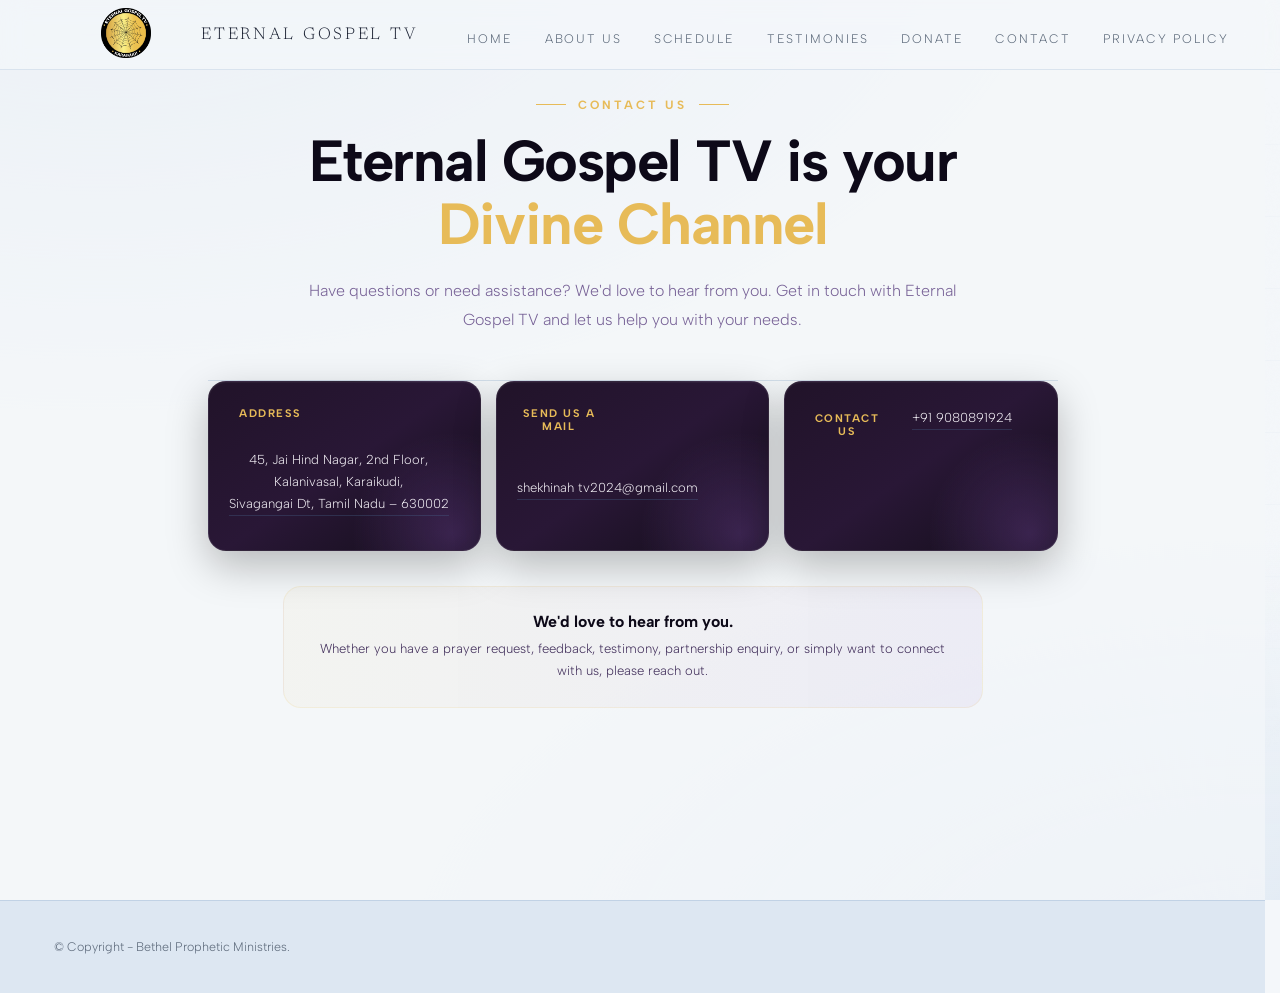
<file: contact.html>
<!DOCTYPE html>
<!--
  Helix Drift Template
  https://templatemo.com/tm-630-helix-drift
-->
<html lang="en">
    <head>
        <meta charset="UTF-8">
        <meta name="viewport" content="width=device-width, initial-scale=1">
        <title>Eternal Gospel Tv | Contact</title>
       
        <meta name="description" content="Eternal Gospel Tv is dedicated to providing uplifting and transformative Christian content that nurtures spiritual growth and deepens your connection with God.">
        <meta name="keywords" content="Eternal Gospel Tv, Bishop John F Aruldoss, Prophetic Message, Christian Ministry, Tamil Sermon, Prayer Ministry">
        <meta property="og:title" content="Eternal Gospel Tv">
        <meta property="og:description" content="Experience powerful prophetic messages, prayer, worship, and spiritual teachings.">	

		<link rel="icon" href="logo.png">
        <link rel="preconnect" href="https://fonts.googleapis.com">
        <link rel="preconnect" href="https://fonts.gstatic.com" crossorigin>
        <link href="https://fonts.googleapis.com/css2?family=Albert+Sans:wght@200;300;400;500&family=Newsreader:ital,opsz,wght@0,6..72,200;0,6..72,300;0,6..72,400;1,6..72,300&display=swap"
              rel="stylesheet">
        <link rel="stylesheet" href="assets/css/style.css">
    </head>
    <body>
        <header class="bar">
            <div class="row">
                

        </div>
            <div class="site-logo">
							<a href="index.html"><img src="assets/images/logo.png" alt=""></a>          				
						</div> <a class="brand" href="#top">
              
                Eternal Gospel TV</a>
            <nav class="nav">
                <a href="index.html">Home
                    <svg class="wv" viewBox="0 0 10 6" aria-hidden="true">
                        <path d="M1 1 L5 5 L9 1" />
                    </svg>
                </a>
                <a href="about.html">About Us
                    <svg class="wv" viewBox="0 0 10 6" aria-hidden="true">
                        <path d="M1 1 L5 5 L9 1" />
                    </svg>
                </a>
                <a href="schedule.html">Schedule
                    <svg class="wv" viewBox="0 0 10 6" aria-hidden="true">
                        <path d="M1 1 L5 5 L9 1" />
                    </svg>
                </a>
                 <a href="testimonies.html">Testimonies
                    <svg class="wv" viewBox="0 0 10 6" aria-hidden="true">
                        <path d="M1 1 L5 5 L9 1" />
                    </svg>
                </a>
                 <a href="donate.html">Donate
                    <svg class="wv" viewBox="0 0 10 6" aria-hidden="true">
                        <path d="M1 1 L5 5 L9 1" />
                    </svg>
                </a>
                 <a href="contact.html">Contact
                    <svg class="wv" viewBox="0 0 10 6" aria-hidden="true">
                        <path d="M1 1 L5 5 L9 1" />
                    </svg>
                </a>
                 <a href="Privacypolicy.html">Privacy Policy
                    <svg class="wv" viewBox="0 0 10 6" aria-hidden="true">
                        <path d="M1 1 L5 5 L9 1" />
                    </svg>
                </a>
            </nav>
            <button class="burger"
                    id="burger"
                    aria-label="Open menu"
                    aria-expanded="false"
                    aria-controls="drawer">
                <span></span><span></span><span></span>
            </button>
        </header>
        <nav class="drawer" id="drawer">
            <a href="index.html">Home
                <svg class="wv" viewBox="0 0 10 6" aria-hidden="true">
                    <path d="M1 1 L5 5 L9 1" />
                </svg>
            </a>
            <a href="about.html">About Us
                <svg class="wv" viewBox="0 0 10 6" aria-hidden="true">
                    <path d="M1 1 L5 5 L9 1" />
                </svg>
            </a>
            <a href="schedule.html">Schedule
                <svg class="wv" viewBox="0 0 10 6" aria-hidden="true">
                    <path d="M1 1 L5 5 L9 1" />
                </svg>
            </a>
             <a href="testimonies.html">Testimonies
                <svg class="wv" viewBox="0 0 10 6" aria-hidden="true">
                    <path d="M1 1 L5 5 L9 1" />
                </svg>
            </a>
             <a href="donate.html">Donate
                <svg class="wv" viewBox="0 0 10 6" aria-hidden="true">
                    <path d="M1 1 L5 5 L9 1" />
                </svg>
            </a>
             <a href="contact.html">Contact
                <svg class="wv" viewBox="0 0 10 6" aria-hidden="true">
                    <path d="M1 1 L5 5 L9 1" />
                </svg>
            </a>
             <a href="Privacypolicy.html">Privacy Policy
                <svg class="wv" viewBox="0 0 10 6" aria-hidden="true">
                    <path d="M1 1 L5 5 L9 1" />
                </svg>
            </a>
        </nav>
        
            
                
<section class="egtv-contact" id="contact">

    <div class="egtv-contact-inner">

        <span class="sheet-tag egtv-contact-tag">
            CONTACT US
        </span>

        <h2>
            Eternal Gospel TV is your
            <span>Divine Channel</span>
        </h2>

        <p class="egtv-contact-intro">
            Have questions or need assistance?
            We'd love to hear from you. Get in touch with
            Eternal Gospel TV and let us help you with your needs.
        </p>


        <ul class="lines egtv-contact-lines">

            <!-- ADDRESS -->
            <li>

                <span>Address</span>

                <a href="https://maps.google.com/?q=45+Jai+Hind+Nagar+Kalanivasal+Karaikudi+Tamil+Nadu+630002"
                   target="_blank"
                   rel="noopener">
                    45, Jai Hind Nagar, 2nd Floor,<br>
                    Kalanivasal, Karaikudi,<br>
                    Sivagangai Dt, Tamil Nadu – 630002
                </a>

            </li>


            <!-- EMAIL -->
            <li>

                <span>Send us a mail</span>

                <a href="mailto:shekhinah tv2024@gmail.com">
                    shekhinah tv2024@gmail.com
                </a>

            </li>


            <!-- PHONE -->
            <li>

                <span>Contact us</span>

                <a href="tel:+919080891924">
                    +91 9080891924
                </a>

            </li>

        </ul>


        <div class="egtv-contact-message">

            <strong>We'd love to hear from you.</strong>

            <p>
                Whether you have a prayer request, feedback,
                testimony, partnership enquiry, or simply want
                to connect with us, please reach out.
            </p>

        </div>

    </div>

</section>


            
           <footer class="foot">
                <span>© Copyright - Bethel Prophetic Ministries.</span>
               
            </footer>
       
        
    
       
        <script src="assets/js/main.js"></script>
    </body>
</html>
</file>
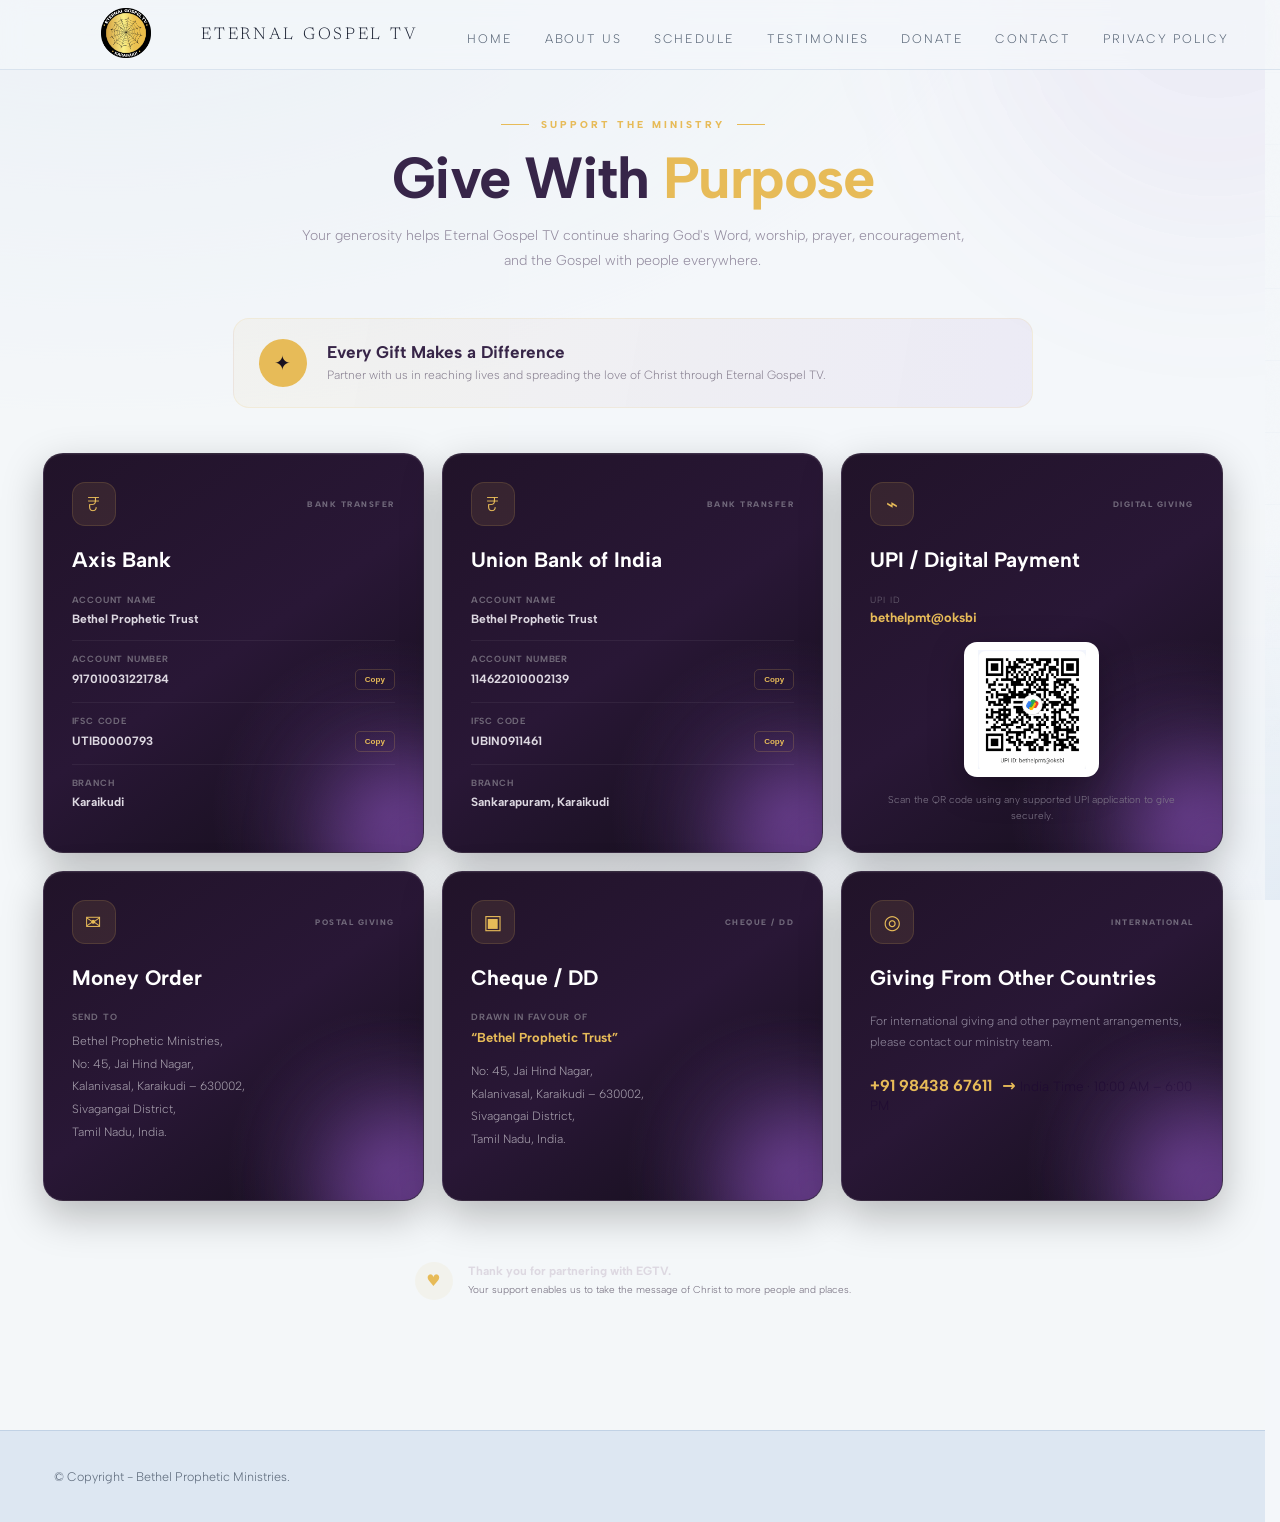
<file: donate.html>
<!DOCTYPE html>
<!--
  Helix Drift Template
  https://templatemo.com/tm-630-helix-drift
-->
<html lang="en">
    <head>
        <meta charset="UTF-8">
        <meta name="viewport" content="width=device-width, initial-scale=1">
        <title>Eternal Gospel Tv | Donate</title>
       
        <meta name="description" content="Eternal Gospel Tv is dedicated to providing uplifting and transformative Christian content that nurtures spiritual growth and deepens your connection with God.">
        <meta name="keywords" content="Eternal Gospel Tv, Bishop John F Aruldoss, Prophetic Message, Christian Ministry, Tamil Sermon, Prayer Ministry">
        <meta property="og:title" content="Eternal Gospel Tv">
        <meta property="og:description" content="Experience powerful prophetic messages, prayer, worship, and spiritual teachings.">	

		<link rel="icon" href="logo.png">
        <link rel="preconnect" href="https://fonts.googleapis.com">
        <link rel="preconnect" href="https://fonts.gstatic.com" crossorigin>
        <link href="https://fonts.googleapis.com/css2?family=Albert+Sans:wght@200;300;400;500&family=Newsreader:ital,opsz,wght@0,6..72,200;0,6..72,300;0,6..72,400;1,6..72,300&display=swap"
              rel="stylesheet">
        <link rel="stylesheet" href="assets/css/style.css">
    </head>
    <body>
        <header class="bar">
            <div class="row">
                

        </div>
            <div class="site-logo">
							<a href="index.html"><img src="assets/images/logo.png" alt=""></a>          				
						</div> <a class="brand" href="#top">
              
                Eternal Gospel TV</a>
            <nav class="nav">
                <a href="index.html">Home
                    <svg class="wv" viewBox="0 0 10 6" aria-hidden="true">
                        <path d="M1 1 L5 5 L9 1" />
                    </svg>
                </a>
                <a href="about.html">About Us
                    <svg class="wv" viewBox="0 0 10 6" aria-hidden="true">
                        <path d="M1 1 L5 5 L9 1" />
                    </svg>
                </a>
                <a href="schedule.html">Schedule
                    <svg class="wv" viewBox="0 0 10 6" aria-hidden="true">
                        <path d="M1 1 L5 5 L9 1" />
                    </svg>
                </a>
                 <a href="testimonies.html">Testimonies
                    <svg class="wv" viewBox="0 0 10 6" aria-hidden="true">
                        <path d="M1 1 L5 5 L9 1" />
                    </svg>
                </a>
                 <a href="donate.html">Donate
                    <svg class="wv" viewBox="0 0 10 6" aria-hidden="true">
                        <path d="M1 1 L5 5 L9 1" />
                    </svg>
                </a>
                 <a href="contact.html">Contact
                    <svg class="wv" viewBox="0 0 10 6" aria-hidden="true">
                        <path d="M1 1 L5 5 L9 1" />
                    </svg>
                </a>
                 <a href="Privacypolicy.html">Privacy Policy
                    <svg class="wv" viewBox="0 0 10 6" aria-hidden="true">
                        <path d="M1 1 L5 5 L9 1" />
                    </svg>
                </a>
            </nav>
            <button class="burger"
                    id="burger"
                    aria-label="Open menu"
                    aria-expanded="false"
                    aria-controls="drawer">
                <span></span><span></span><span></span>
            </button>
        </header>
        <nav class="drawer" id="drawer">
            <a href="index.html">Home
                <svg class="wv" viewBox="0 0 10 6" aria-hidden="true">
                    <path d="M1 1 L5 5 L9 1" />
                </svg>
            </a>
            <a href="about.html">About Us
                <svg class="wv" viewBox="0 0 10 6" aria-hidden="true">
                    <path d="M1 1 L5 5 L9 1" />
                </svg>
            </a>
            <a href="schedule.html">Schedule
                <svg class="wv" viewBox="0 0 10 6" aria-hidden="true">
                    <path d="M1 1 L5 5 L9 1" />
                </svg>
            </a>
             <a href="testimonies.html">Testimonies
                <svg class="wv" viewBox="0 0 10 6" aria-hidden="true">
                    <path d="M1 1 L5 5 L9 1" />
                </svg>
            </a>
             <a href="donate.html">Donate
                <svg class="wv" viewBox="0 0 10 6" aria-hidden="true">
                    <path d="M1 1 L5 5 L9 1" />
                </svg>
            </a>
             <a href="contact.html">Contact
                <svg class="wv" viewBox="0 0 10 6" aria-hidden="true">
                    <path d="M1 1 L5 5 L9 1" />
                </svg>
            </a>
             <a href="Privacypolicy.html">Privacy Policy
                <svg class="wv" viewBox="0 0 10 6" aria-hidden="true">
                    <path d="M1 1 L5 5 L9 1" />
                </svg>
            </a>
        </nav>
        
            
                
<section class="egtv-giving" id="giving">

  <div class="egtv-giving-container">

    <!-- =========================
         SECTION HEADER
    ========================== -->

    <div class="egtv-giving-header">

      <span class="egtv-giving-tag">
        SUPPORT THE MINISTRY
      </span>

      <h2>
        Give With <span>Purpose</span>
      </h2>

      <p>
        Your generosity helps Eternal Gospel TV continue sharing
        God's Word, worship, prayer, encouragement, and the
        Gospel with people everywhere.
      </p>

    </div>


    <!-- =========================
         GIVING MESSAGE
    ========================== -->

    <div class="egtv-giving-intro">

      <div class="egtv-giving-cross">
        ✦
      </div>

      <div>
        <h3>
          Every Gift Makes a Difference
        </h3>

        <p>
          Partner with us in reaching lives and spreading
          the love of Christ through Eternal Gospel TV.
        </p>
      </div>

    </div>


    <!-- =========================
         PAYMENT GRID
    ========================== -->

    <div class="egtv-payment-grid">


      <!-- =========================
           BANK 01
      ========================== -->

      <article class="egtv-payment-card">

        <div class="egtv-payment-top">

          <div class="egtv-payment-icon">
            <span>₹</span>
          </div>

          <span class="egtv-payment-label">
            BANK TRANSFER
          </span>

        </div>

        <h3>
          Axis Bank
        </h3>

        <div class="egtv-payment-details">

          <div class="egtv-detail-row">
            <span>Account Name</span>
            <strong>
              Bethel Prophetic Trust
            </strong>
          </div>

          <div class="egtv-detail-row">
            <span>Account Number</span>

            <div class="egtv-copy-row">
              <strong>
                917010031221784
              </strong>

              <button
                type="button"
                class="egtv-copy-btn"
                onclick="copyText('917010031221784', this)">
                Copy
              </button>
            </div>

          </div>

          <div class="egtv-detail-row">
            <span>IFSC Code</span>

            <div class="egtv-copy-row">
              <strong>
                UTIB0000793
              </strong>

              <button
                type="button"
                class="egtv-copy-btn"
                onclick="copyText('UTIB0000793', this)">
                Copy
              </button>
            </div>

          </div>

          <div class="egtv-detail-row">
            <span>Branch</span>
            <strong>
              Karaikudi
            </strong>
          </div>

        </div>

      </article>


      <!-- =========================
           BANK 02
      ========================== -->

      <article class="egtv-payment-card">

        <div class="egtv-payment-top">

          <div class="egtv-payment-icon">
            <span>₹</span>
          </div>

          <span class="egtv-payment-label">
            BANK TRANSFER
          </span>

        </div>

        <h3>
          Union Bank of India
        </h3>

        <div class="egtv-payment-details">

          <div class="egtv-detail-row">
            <span>Account Name</span>
            <strong>
              Bethel Prophetic Trust
            </strong>
          </div>

          <div class="egtv-detail-row">
            <span>Account Number</span>

            <div class="egtv-copy-row">
              <strong>
                114622010002139
              </strong>

              <button
                type="button"
                class="egtv-copy-btn"
                onclick="copyText('114622010002139', this)">
                Copy
              </button>
            </div>

          </div>

          <div class="egtv-detail-row">
            <span>IFSC Code</span>

            <div class="egtv-copy-row">
              <strong>
                UBIN0911461
              </strong>

              <button
                type="button"
                class="egtv-copy-btn"
                onclick="copyText('UBIN0911461', this)">
                Copy
              </button>
            </div>

          </div>

          <div class="egtv-detail-row">
            <span>Branch</span>
            <strong>
              Sankarapuram, Karaikudi
            </strong>
          </div>

        </div>

      </article>


      <!-- =========================
           UPI
      ========================== -->

      <article class="egtv-payment-card">

        <div class="egtv-payment-top">

          <div class="egtv-payment-icon">
            <span>⌁</span>
          </div>

          <span class="egtv-payment-label">
            DIGITAL GIVING
          </span>

        </div>

        <h3>
          UPI / Digital Payment
        </h3>

        <div class="egtv-upi-content">

          <div class="egtv-upi-id">
            <span>UPI ID</span>

            <strong>
              bethelpmt@oksbi
            </strong>
          </div>

          <div class="egtv-qr-box">

            <img
              src="/assets/images/qrcode.jpeg"
              alt="Bethel Prophetic Trust UPI QR Code">

          </div>

          <p>
            Scan the QR code using any supported
            UPI application to give securely.
          </p>

        </div>

      </article>


      <!-- =========================
           MONEY ORDER
      ========================== -->

      <article class="egtv-payment-card">

        <div class="egtv-payment-top">

          <div class="egtv-payment-icon">
            <span>✉</span>
          </div>

          <span class="egtv-payment-label">
            POSTAL GIVING
          </span>

        </div>

        <h3>
          Money Order
        </h3>

        <div class="egtv-address">

          <span>Send To</span>

          <p>
            Bethel Prophetic Ministries,<br>
            No: 45, Jai Hind Nagar,<br>
            Kalanivasal, Karaikudi – 630002,<br>
            Sivagangai District,<br>
            Tamil Nadu, India.
          </p>

        </div>

      </article>


      <!-- =========================
           CHEQUE / DD
      ========================== -->

      <article class="egtv-payment-card">

        <div class="egtv-payment-top">

          <div class="egtv-payment-icon">
            <span>▣</span>
          </div>

          <span class="egtv-payment-label">
            CHEQUE / DD
          </span>

        </div>

        <h3>
          Cheque / DD
        </h3>

        <div class="egtv-address">

          <span>Drawn in favour of</span>

          <strong class="egtv-favour">
            “Bethel Prophetic Trust”
          </strong>

          <p>
            No: 45, Jai Hind Nagar,<br>
            Kalanivasal, Karaikudi – 630002,<br>
            Sivagangai District,<br>
            Tamil Nadu, India.
          </p>

        </div>

      </article>


      <!-- =========================
           INTERNATIONAL
      ========================== -->

      <article class="egtv-payment-card">

        <div class="egtv-payment-top">

          <div class="egtv-payment-icon">
            <span>◎</span>
          </div>

          <span class="egtv-payment-label">
            INTERNATIONAL
          </span>

        </div>

        <h3>
          Giving From Other Countries
        </h3>

        <p class="egtv-international-text">
          For international giving and other
          payment arrangements, please contact
          our ministry team.
        </p>

        <a
          href="tel:+919843867611"
          class="egtv-contact-giving">

          +91 98438 67611

          <span>→</span>

        </a>

        <small>
          India Time · 10:00 AM – 6:00 PM
        </small>

      </article>


    </div>


    <!-- =========================
         BOTTOM NOTE
    ========================== -->

    <div class="egtv-giving-note">

      <div class="egtv-note-icon">
        ♥
      </div>

      <div>
        <strong>
          Thank you for partnering with EGTV.
        </strong>

        <p>
          Your support enables us to take the message
          of Christ to more people and places.
        </p>
      </div>

    </div>

  </div>

</section>

  
           <footer class="foot">
                <span>© Copyright - Bethel Prophetic Ministries.</span>
               
            </footer>
       
        
    
       
        <script src="assets/js/main.js"></script>
        <script>

function copyText(text, button) {

  navigator.clipboard.writeText(text);

  const original = button.innerText;

  button.innerText = "Copied!";

  button.classList.add("copied");

  setTimeout(() => {

    button.innerText = original;

    button.classList.remove("copied");

  }, 1500);

}

</script>
    </body>
</html>
</file>
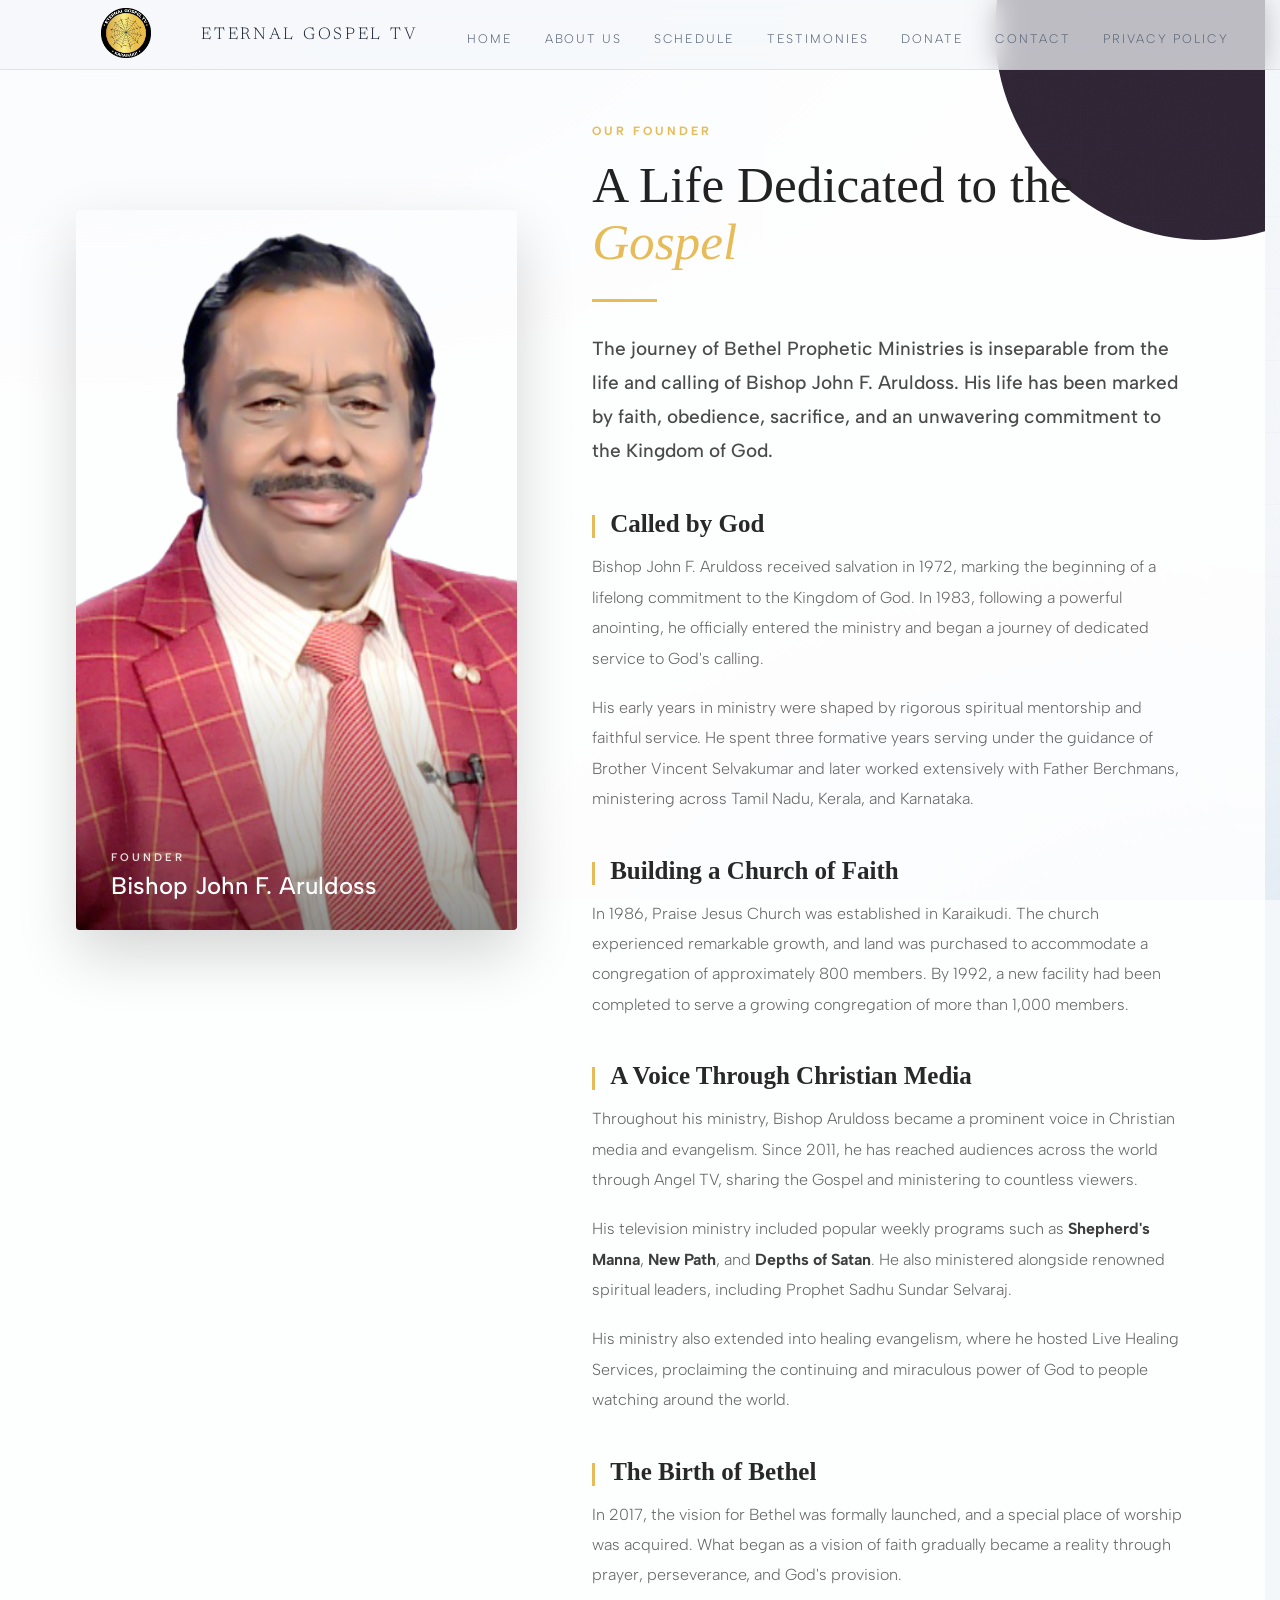
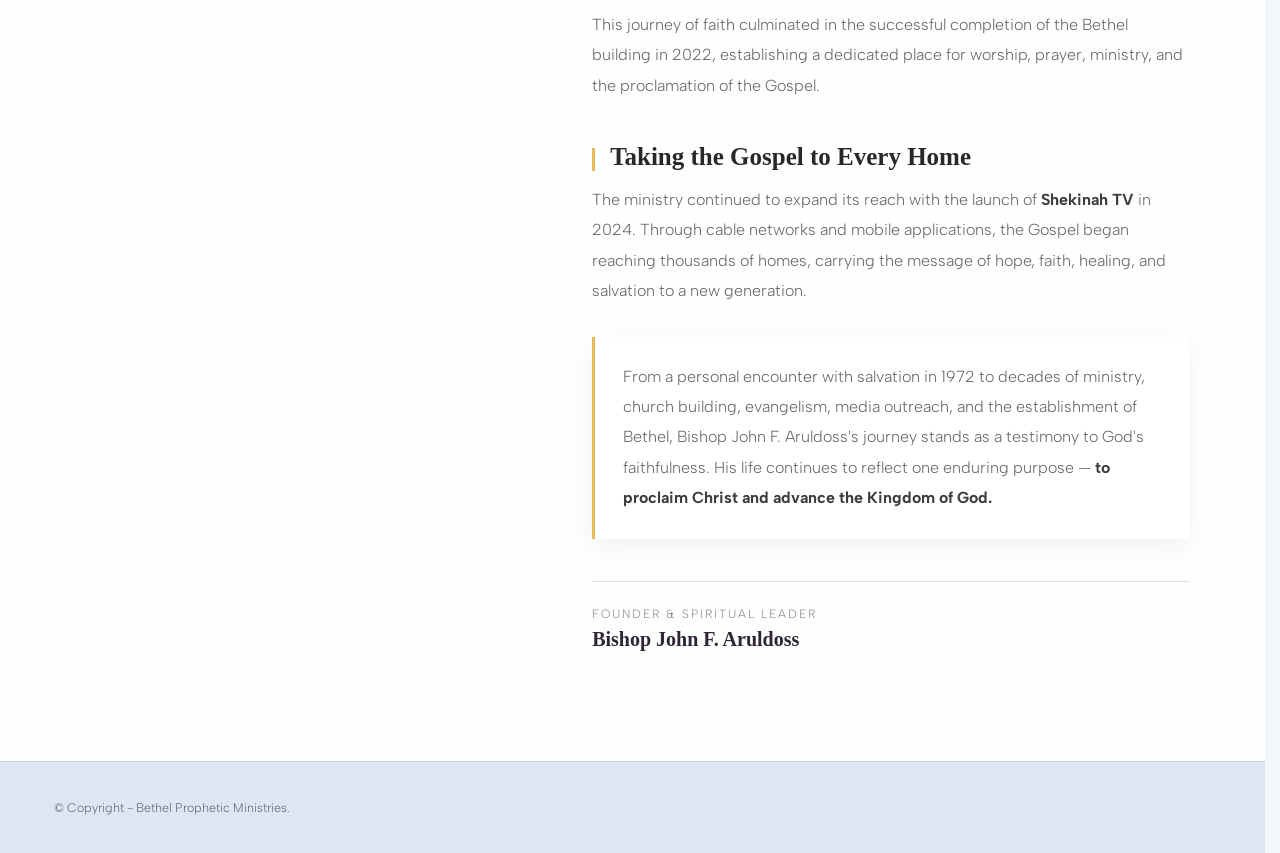
<file: founder.html>
<!DOCTYPE html>
<!--
  Helix Drift Template
  https://templatemo.com/tm-630-helix-drift
-->
<html lang="en">
    <head>
        <meta charset="UTF-8">
        <meta name="viewport" content="width=device-width, initial-scale=1">
        <title>Eternal Gospel Tv | Founder</title>
       
        <meta name="description" content="Eternal Gospel Tv is dedicated to providing uplifting and transformative Christian content that nurtures spiritual growth and deepens your connection with God.">
        <meta name="keywords" content="Eternal Gospel Tv, Bishop John F Aruldoss, Prophetic Message, Christian Ministry, Tamil Sermon, Prayer Ministry">
        <meta property="og:title" content="Eternal Gospel Tv">
        <meta property="og:description" content="Experience powerful prophetic messages, prayer, worship, and spiritual teachings.">	

		<link rel="icon" href="logo.png">
        <link rel="preconnect" href="https://fonts.googleapis.com">
        <link rel="preconnect" href="https://fonts.gstatic.com" crossorigin>
        <link href="https://fonts.googleapis.com/css2?family=Albert+Sans:wght@200;300;400;500&family=Newsreader:ital,opsz,wght@0,6..72,200;0,6..72,300;0,6..72,400;1,6..72,300&display=swap"
              rel="stylesheet">
        <link rel="stylesheet" href="assets/css/style.css">
    </head>
    <body>
        <header class="bar">
            <div class="row">
                

        </div>
            <div class="site-logo">
							<a href="index.html"><img src="assets/images/logo.png" alt=""></a>          				
						</div> <a class="brand" href="#top">
              
                Eternal Gospel TV</a>
            <nav class="nav">
                <a href="index.html">Home
                    <svg class="wv" viewBox="0 0 10 6" aria-hidden="true">
                        <path d="M1 1 L5 5 L9 1" />
                    </svg>
                </a>
                <a href="about.html">About Us
                    <svg class="wv" viewBox="0 0 10 6" aria-hidden="true">
                        <path d="M1 1 L5 5 L9 1" />
                    </svg>
                </a>
                <a href="schedule.html">Schedule
                    <svg class="wv" viewBox="0 0 10 6" aria-hidden="true">
                        <path d="M1 1 L5 5 L9 1" />
                    </svg>
                </a>
                 <a href="testimonies.html">Testimonies
                    <svg class="wv" viewBox="0 0 10 6" aria-hidden="true">
                        <path d="M1 1 L5 5 L9 1" />
                    </svg>
                </a>
                 <a href="donate.html">Donate
                    <svg class="wv" viewBox="0 0 10 6" aria-hidden="true">
                        <path d="M1 1 L5 5 L9 1" />
                    </svg>
                </a>
                 <a href="contact.html">Contact
                    <svg class="wv" viewBox="0 0 10 6" aria-hidden="true">
                        <path d="M1 1 L5 5 L9 1" />
                    </svg>
                </a>
                 <a href="Privacypolicy.html">Privacy Policy
                    <svg class="wv" viewBox="0 0 10 6" aria-hidden="true">
                        <path d="M1 1 L5 5 L9 1" />
                    </svg>
                </a>
            </nav>
            <button class="burger"
                    id="burger"
                    aria-label="Open menu"
                    aria-expanded="false"
                    aria-controls="drawer">
                <span></span><span></span><span></span>
            </button>
        </header>
        <nav class="drawer" id="drawer">
            <a href="index.html">Home
                <svg class="wv" viewBox="0 0 10 6" aria-hidden="true">
                    <path d="M1 1 L5 5 L9 1" />
                </svg>
            </a>
            <a href="about.html">About Us
                <svg class="wv" viewBox="0 0 10 6" aria-hidden="true">
                    <path d="M1 1 L5 5 L9 1" />
                </svg>
            </a>
            <a href="schedule.html">Schedule
                <svg class="wv" viewBox="0 0 10 6" aria-hidden="true">
                    <path d="M1 1 L5 5 L9 1" />
                </svg>
            </a>
             <a href="testimonies.html">Testimonies
                <svg class="wv" viewBox="0 0 10 6" aria-hidden="true">
                    <path d="M1 1 L5 5 L9 1" />
                </svg>
            </a>
             <a href="donate.html">Donate
                <svg class="wv" viewBox="0 0 10 6" aria-hidden="true">
                    <path d="M1 1 L5 5 L9 1" />
                </svg>
            </a>
             <a href="contact.html">Contact
                <svg class="wv" viewBox="0 0 10 6" aria-hidden="true">
                    <path d="M1 1 L5 5 L9 1" />
                </svg>
            </a>
             <a href="Privacypolicy.html">Privacy Policy
                <svg class="wv" viewBox="0 0 10 6" aria-hidden="true">
                    <path d="M1 1 L5 5 L9 1" />
                </svg>
            </a>
        </nav>
        
            
                
<section class="founder-story">
    <div class="founder-story-container">

        <!-- Founder Image -->
        <div class="founder-image-wrap">
            <div class="founder-image">
                <img src="/assets/images/Ayya.png"
                     alt="Bishop John F. Aruldoss">
            </div>

            <div class="founder-image-caption">
                <span>FOUNDER</span>
                <h3>Bishop John F. Aruldoss</h3>
            </div>
        </div>

        <!-- Story Content -->
        <div class="founder-content">

            <span class="section-label">OUR FOUNDER</span>

            <h2>
                A Life Dedicated to the <span>Gospel</span>
            </h2>

            <div class="gold-line"></div>

            <p class="intro">
                The journey of Bethel Prophetic Ministries is inseparable
                from the life and calling of Bishop John F. Aruldoss.
                His life has been marked by faith, obedience, sacrifice,
                and an unwavering commitment to the Kingdom of God.
            </p>

            <div class="story-text">

                <h3>Called by God</h3>

                <p>
                    Bishop John F. Aruldoss received salvation in 1972,
                    marking the beginning of a lifelong commitment to the
                    Kingdom of God. In 1983, following a powerful anointing,
                    he officially entered the ministry and began a journey
                    of dedicated service to God's calling.
                </p>

                <p>
                    His early years in ministry were shaped by rigorous
                    spiritual mentorship and faithful service. He spent
                    three formative years serving under the guidance of
                    Brother Vincent Selvakumar and later worked extensively
                    with Father Berchmans, ministering across Tamil Nadu,
                    Kerala, and Karnataka.
                </p>

                <h3>Building a Church of Faith</h3>

                <p>
                    In 1986, Praise Jesus Church was established in
                    Karaikudi. The church experienced remarkable growth,
                    and land was purchased to accommodate a congregation
                    of approximately 800 members. By 1992, a new facility
                    had been completed to serve a growing congregation of
                    more than 1,000 members.
                </p>

                <h3>A Voice Through Christian Media</h3>

                <p>
                    Throughout his ministry, Bishop Aruldoss became a
                    prominent voice in Christian media and evangelism.
                    Since 2011, he has reached audiences across the world
                    through Angel TV, sharing the Gospel and ministering
                    to countless viewers.
                </p>

                <p>
                    His television ministry included popular weekly
                    programs such as <strong>Shepherd's Manna</strong>,
                    <strong>New Path</strong>, and
                    <strong>Depths of Satan</strong>.
                    He also ministered alongside renowned spiritual leaders,
                    including Prophet Sadhu Sundar Selvaraj.
                </p>

                <p>
                    His ministry also extended into healing evangelism,
                    where he hosted Live Healing Services, proclaiming
                    the continuing and miraculous power of God to people
                    watching around the world.
                </p>

                <h3>The Birth of Bethel</h3>

                <p>
                    In 2017, the vision for Bethel was formally launched,
                    and a special place of worship was acquired. What began
                    as a vision of faith gradually became a reality through
                    prayer, perseverance, and God's provision.
                </p>

                <p>
                    This journey of faith culminated in the successful
                    completion of the Bethel building in 2022, establishing
                    a dedicated place for worship, prayer, ministry, and
                    the proclamation of the Gospel.
                </p>

                <h3>Taking the Gospel to Every Home</h3>

                <p>
                    The ministry continued to expand its reach with the
                    launch of <strong>Shekinah TV</strong> in 2024.
                    Through cable networks and mobile applications,
                    the Gospel began reaching thousands of homes,
                    carrying the message of hope, faith, healing,
                    and salvation to a new generation.
                </p>

                <p class="closing-text">
                    From a personal encounter with salvation in 1972 to
                    decades of ministry, church building, evangelism,
                    media outreach, and the establishment of Bethel,
                    Bishop John F. Aruldoss's journey stands as a testimony
                    to God's faithfulness. His life continues to reflect
                    one enduring purpose — <strong>to proclaim Christ and
                    advance the Kingdom of God.</strong>
                </p>

            </div>

            <div class="founder-signature">
                <span>Founder &amp; Spiritual Leader</span>
                <strong>Bishop John F. Aruldoss</strong>
            </div>

        </div>
    </div>
</section>

  
           <footer class="foot">
                <span>© Copyright - Bethel Prophetic Ministries.</span>
               
            </footer>
       
        
    
       
        <script src="assets/js/main.js"></script>
        <script>

function copyText(text, button) {

  navigator.clipboard.writeText(text);

  const original = button.innerText;

  button.innerText = "Copied!";

  button.classList.add("copied");

  setTimeout(() => {

    button.innerText = original;

    button.classList.remove("copied");

  }, 1500);

}

</script>
    </body>
</html>
</file>
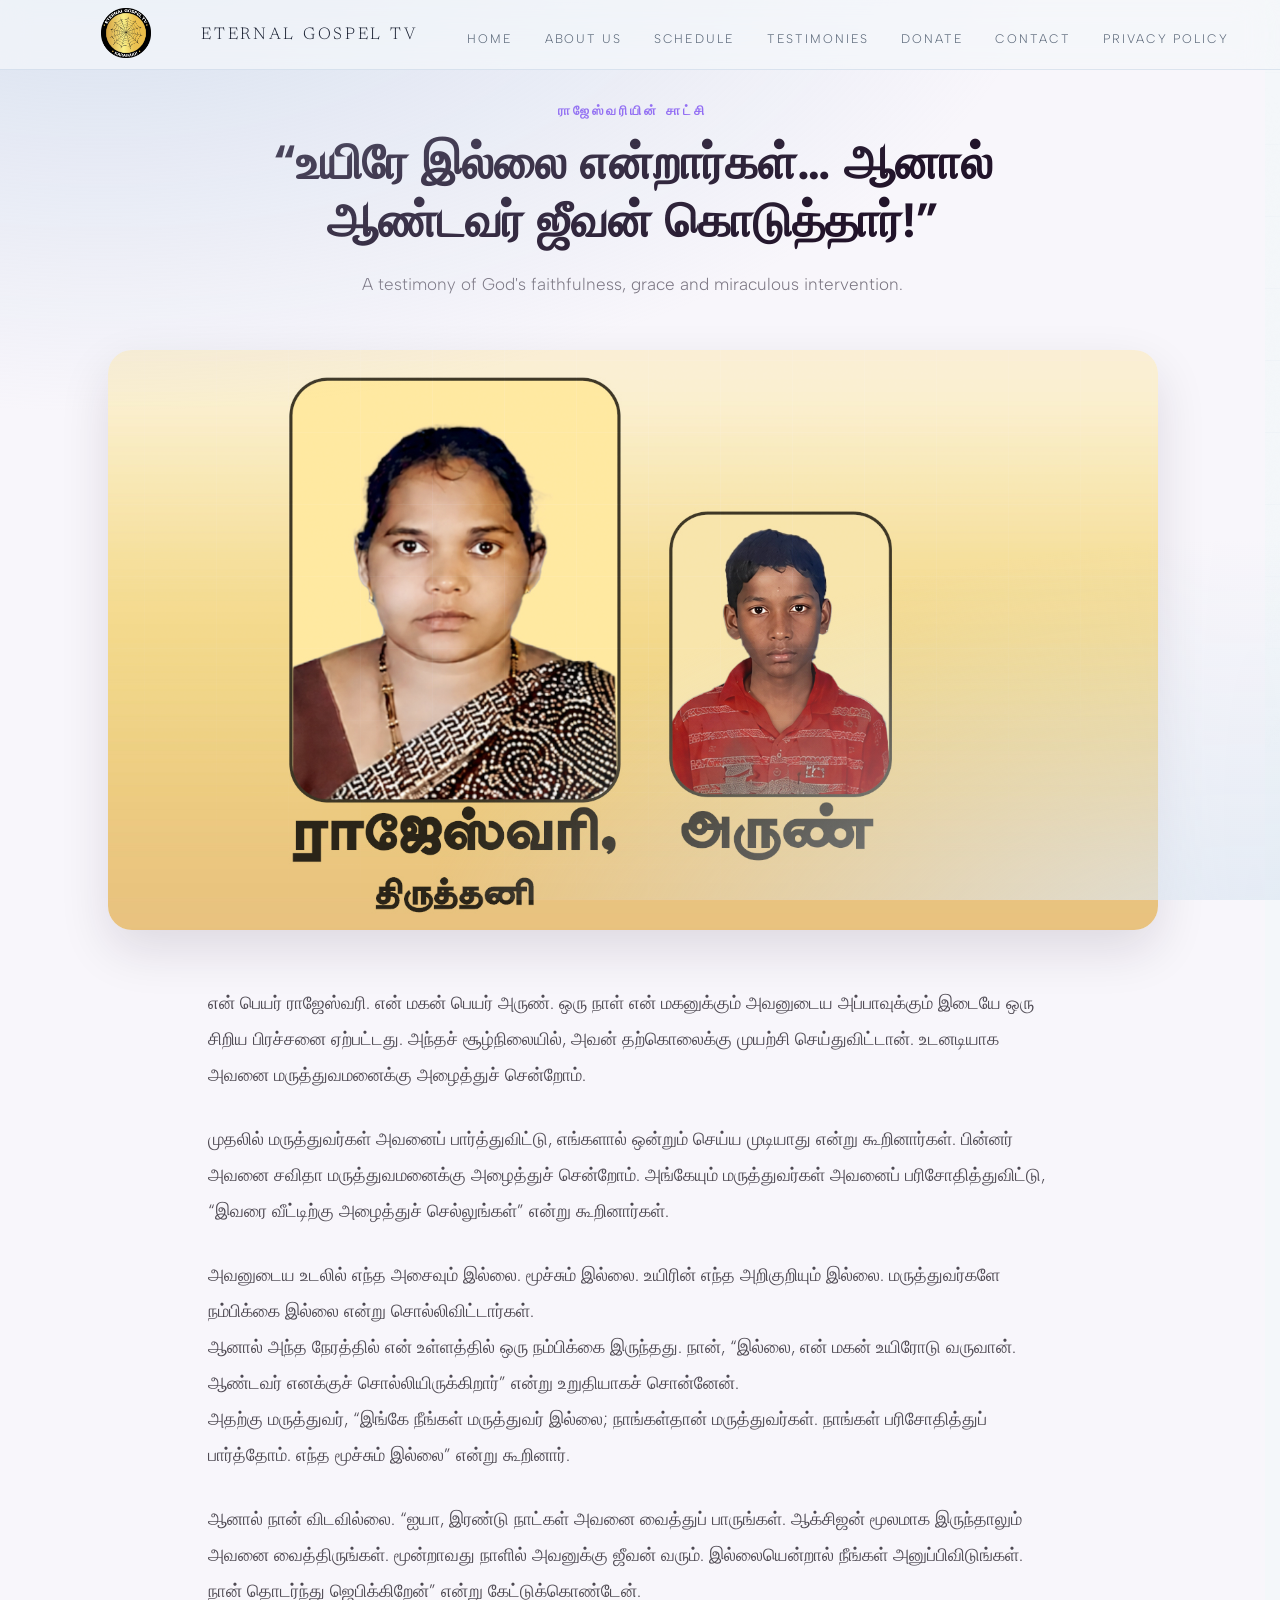
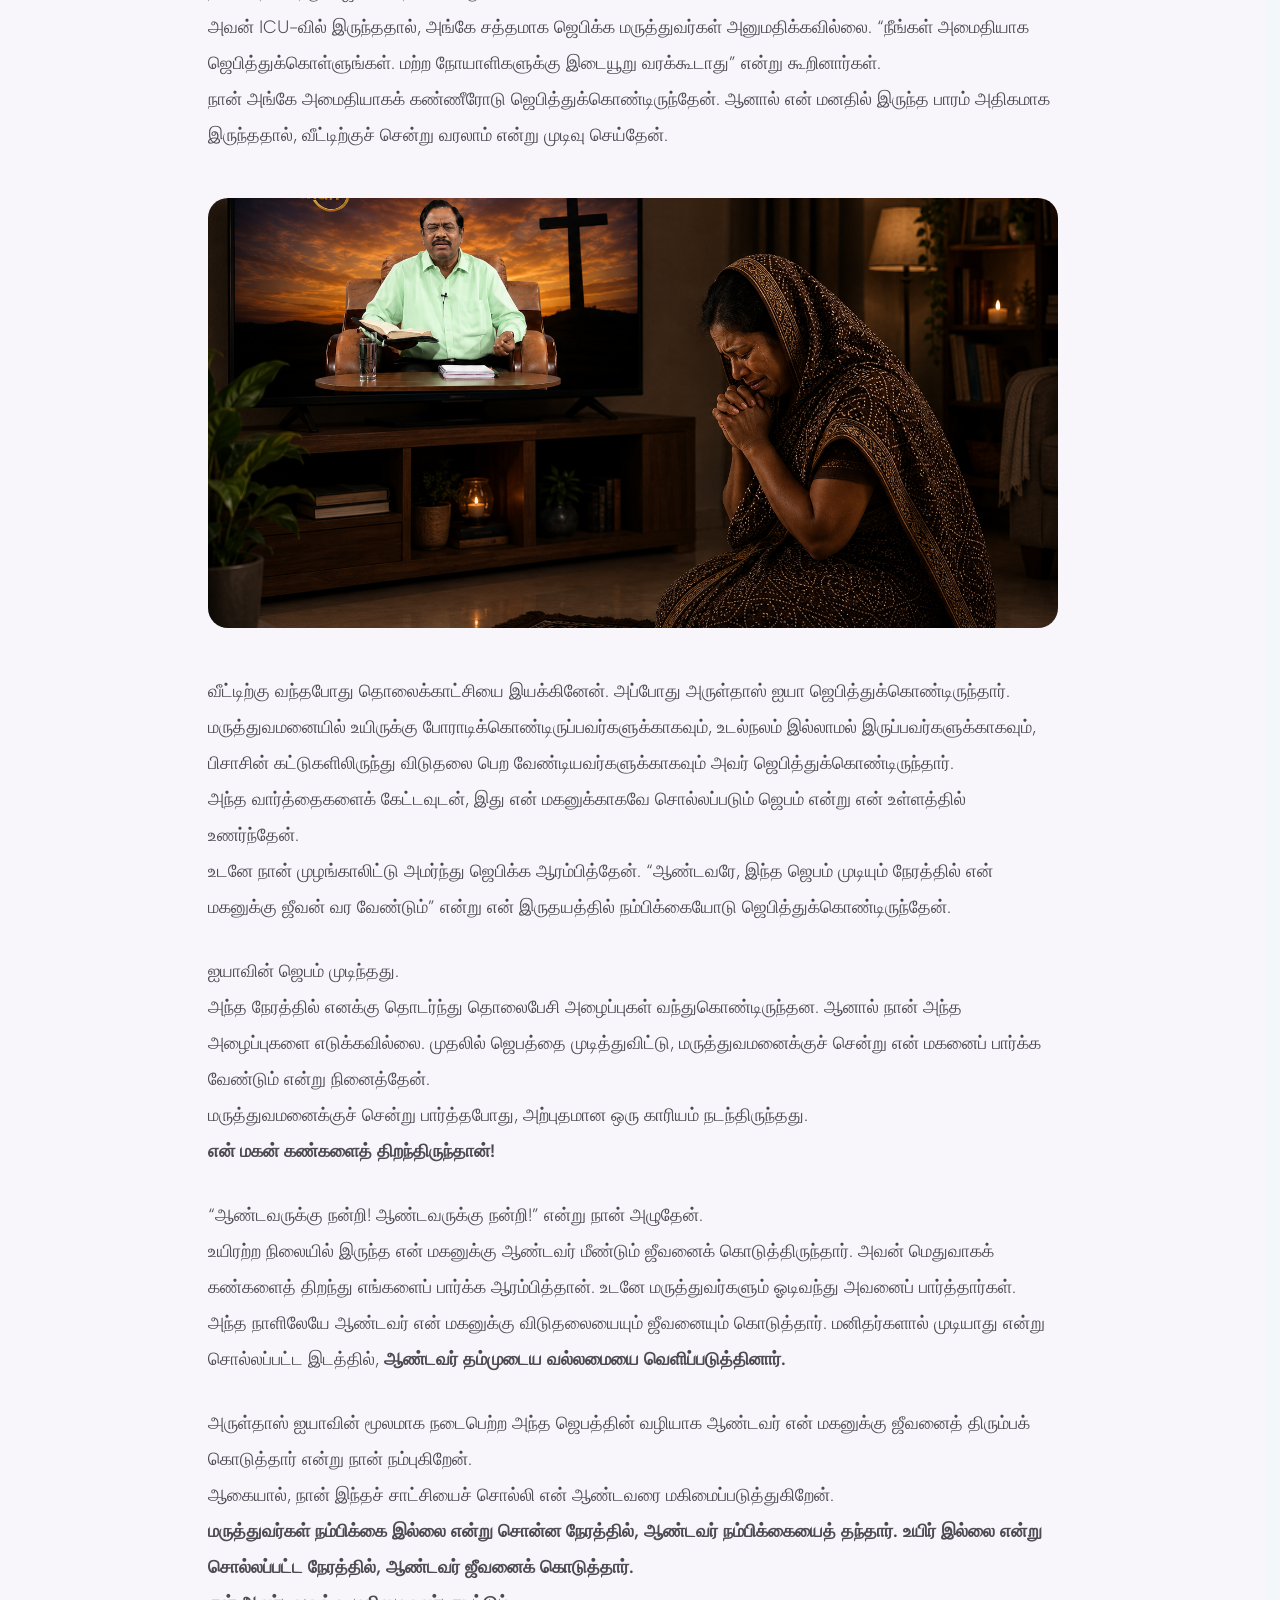
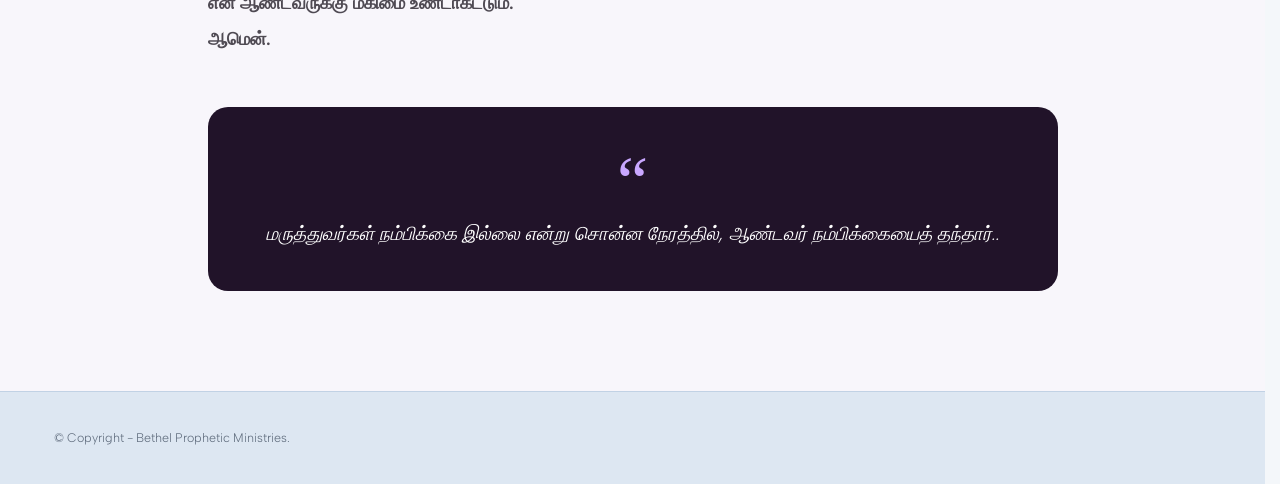
<file: onetestimony.html>
<!DOCTYPE html>
<!--
  Helix Drift Template
  https://templatemo.com/tm-630-helix-drift
-->
<html lang="en">
    <head>
        <meta charset="UTF-8">
        <meta name="viewport" content="width=device-width, initial-scale=1">
        <title>Eternal Gospel Tv | Testimonies</title>
       
        <meta name="description" content="Eternal Gospel Tv is dedicated to providing uplifting and transformative Christian content that nurtures spiritual growth and deepens your connection with God.">
        <meta name="keywords" content="Eternal Gospel Tv, Bishop John F Aruldoss, Prophetic Message, Christian Ministry, Tamil Sermon, Prayer Ministry">
        <meta property="og:title" content="Eternal Gospel Tv">
        <meta property="og:description" content="Experience powerful prophetic messages, prayer, worship, and spiritual teachings.">	

		<link rel="icon" href="logo.png">
        <link rel="preconnect" href="https://fonts.googleapis.com">
        <link rel="preconnect" href="https://fonts.gstatic.com" crossorigin>
        <link href="https://fonts.googleapis.com/css2?family=Albert+Sans:wght@200;300;400;500&family=Newsreader:ital,opsz,wght@0,6..72,200;0,6..72,300;0,6..72,400;1,6..72,300&display=swap"
              rel="stylesheet">
        <link rel="stylesheet" href="assets/css/style.css">
    </head>
    <body>
        <header class="bar">
            <div class="row">
                

        </div>
            <div class="site-logo">
							<a href="index.html"><img src="assets/images/logo.png" alt=""></a>          				
						</div> <a class="brand" href="#top">
              
                Eternal Gospel TV</a>
            <nav class="nav">
                <a href="index.html">Home
                    <svg class="wv" viewBox="0 0 10 6" aria-hidden="true">
                        <path d="M1 1 L5 5 L9 1" />
                    </svg>
                </a>
                <a href="about.html">About Us
                    <svg class="wv" viewBox="0 0 10 6" aria-hidden="true">
                        <path d="M1 1 L5 5 L9 1" />
                    </svg>
                </a>
                <a href="schedule.html">Schedule
                    <svg class="wv" viewBox="0 0 10 6" aria-hidden="true">
                        <path d="M1 1 L5 5 L9 1" />
                    </svg>
                </a>
                 <a href="testimonies.html">Testimonies
                    <svg class="wv" viewBox="0 0 10 6" aria-hidden="true">
                        <path d="M1 1 L5 5 L9 1" />
                    </svg>
                </a>
                 <a href="donate.html">Donate
                    <svg class="wv" viewBox="0 0 10 6" aria-hidden="true">
                        <path d="M1 1 L5 5 L9 1" />
                    </svg>
                </a>
                 <a href="contact.html">Contact
                    <svg class="wv" viewBox="0 0 10 6" aria-hidden="true">
                        <path d="M1 1 L5 5 L9 1" />
                    </svg>
                </a>
                 <a href="Privacypolicy.html">Privacy Policy
                    <svg class="wv" viewBox="0 0 10 6" aria-hidden="true">
                        <path d="M1 1 L5 5 L9 1" />
                    </svg>
                </a>
            </nav>
            <button class="burger"
                    id="burger"
                    aria-label="Open menu"
                    aria-expanded="false"
                    aria-controls="drawer">
                <span></span><span></span><span></span>
            </button>
        </header>
        <nav class="drawer" id="drawer">
            <a href="index.html">Home
                <svg class="wv" viewBox="0 0 10 6" aria-hidden="true">
                    <path d="M1 1 L5 5 L9 1" />
                </svg>
            </a>
            <a href="about.html">About Us
                <svg class="wv" viewBox="0 0 10 6" aria-hidden="true">
                    <path d="M1 1 L5 5 L9 1" />
                </svg>
            </a>
            <a href="schedule.html">Schedule
                <svg class="wv" viewBox="0 0 10 6" aria-hidden="true">
                    <path d="M1 1 L5 5 L9 1" />
                </svg>
            </a>
             <a href="testimonies.html">Testimonies
                <svg class="wv" viewBox="0 0 10 6" aria-hidden="true">
                    <path d="M1 1 L5 5 L9 1" />
                </svg>
            </a>
             <a href="donate.html">Donate
                <svg class="wv" viewBox="0 0 10 6" aria-hidden="true">
                    <path d="M1 1 L5 5 L9 1" />
                </svg>
            </a>
             <a href="contact.html">Contact
                <svg class="wv" viewBox="0 0 10 6" aria-hidden="true">
                    <path d="M1 1 L5 5 L9 1" />
                </svg>
            </a>
             <a href="Privacypolicy.html">Privacy Policy
                <svg class="wv" viewBox="0 0 10 6" aria-hidden="true">
                    <path d="M1 1 L5 5 L9 1" />
                </svg>
            </a>
        </nav>
        
            
<section class="egtv-one-testimony">
    <div class="egtv-one-testimony-container">

        <!-- HEADER -->
        <div class="egtv-one-testimony-header">
            <span>ராஜேஸ்வரியின் சாட்சி</span>
            <h1> “உயிரே இல்லை என்றார்கள்… ஆனால் ஆண்டவர் ஜீவன் கொடுத்தார்!”</h1>
            <p class="egtv-one-testimony-intro">
                A testimony of God's faithfulness, grace and miraculous intervention.
            </p>
        </div>

        <!-- MAIN IMAGE -->
        <div class="egtv-one-testimony-main-image">
            <img src="/assets/images/Aruntest.jpg" alt="One Testimony">
        </div>

        <!-- TESTIMONY CONTENT -->
        <article class="egtv-one-testimony-article">

            <p>
               என் பெயர் ராஜேஸ்வரி. என் மகன் பெயர் அருண்.


ஒரு நாள் என் மகனுக்கும் அவனுடைய அப்பாவுக்கும் இடையே ஒரு சிறிய
 பிரச்சனை ஏற்பட்டது. அந்தச் சூழ்நிலையில், அவன் தற்கொலைக்கு முயற்சி 
 செய்துவிட்டான். உடனடியாக அவனை மருத்துவமனைக்கு அழைத்துச் சென்றோம்.
            </p>

            <p>
              முதலில் மருத்துவர்கள் அவனைப் பார்த்துவிட்டு, எங்களால் ஒன்றும் 
செய்ய முடியாது என்று கூறினார்கள். பின்னர் அவனை சவிதா 
மருத்துவமனைக்கு அழைத்துச் சென்றோம். அங்கேயும் மருத்துவர்கள் 
அவனைப் பரிசோதித்துவிட்டு, 
“இவரை வீட்டிற்கு அழைத்துச் செல்லுங்கள்” என்று கூறினார்கள்.
            </p>

            <p>
                அவனுடைய உடலில் எந்த அசைவும் இல்லை. மூச்சும் இல்லை.
                 உயிரின் எந்த அறிகுறியும் இல்லை. மருத்துவர்களே நம்பிக்கை
                  இல்லை என்று சொல்லிவிட்டார்கள்.<br>

ஆனால் அந்த நேரத்தில் என் உள்ளத்தில் ஒரு நம்பிக்கை இருந்தது. நான்,
 “இல்லை, என் மகன் உயிரோடு வருவான். ஆண்டவர் எனக்குச் சொல்லியிருக்கிறார்” 
 என்று உறுதியாகச் சொன்னேன்.<br>

அதற்கு மருத்துவர், “இங்கே நீங்கள் மருத்துவர் இல்லை; நாங்கள்தான் 
மருத்துவர்கள். நாங்கள் 
பரிசோதித்துப் பார்த்தோம். எந்த மூச்சும் இல்லை” என்று கூறினார்.
            </p>
            <p>
                ஆனால் நான் விடவில்லை. “ஐயா, இரண்டு நாட்கள் அவனை
                 வைத்துப் பாருங்கள். ஆக்சிஜன் மூலமாக இருந்தாலும் 
                 அவனை வைத்திருங்கள். மூன்றாவது நாளில் அவனுக்கு 
                 ஜீவன் வரும். இல்லையென்றால் நீங்கள் அனுப்பிவிடுங்கள். 
                 நான் தொடர்ந்து ஜெபிக்கிறேன்” என்று கேட்டுக்கொண்டேன்.<br>

அவன் ICU-வில் இருந்ததால், அங்கே சத்தமாக ஜெபிக்க மருத்துவர்கள்
 அனுமதிக்கவில்லை. “நீங்கள் அமைதியாக ஜெபித்துக்கொள்ளுங்கள். 
 மற்ற நோயாளிகளுக்கு இடையூறு வரக்கூடாது” என்று கூறினார்கள்.<br>

நான் அங்கே அமைதியாகக் கண்ணீரோடு ஜெபித்துக்கொண்டிருந்தேன். 
ஆனால் என் மனதில் இருந்த பாரம் அதிகமாக இருந்ததால், 
வீட்டிற்குச் சென்று வரலாம் என்று முடிவு செய்தேன்.
            </p>

            <!-- IMAGE BETWEEN PARAGRAPHS -->
            <div class="egtv-one-testimony-middle-image">
                <img src="/assets/images/Arun2.png" alt="One Testimony">
            </div>

            <p>
               வீட்டிற்கு வந்தபோது தொலைக்காட்சியை இயக்கினேன்.
                அப்போது அருள்தாஸ் ஐயா ஜெபித்துக்கொண்டிருந்தார். 
                மருத்துவமனையில் உயிருக்கு போராடிக்கொண்டிருப்பவர்களுக்காகவும்,
                 உடல்நலம் இல்லாமல் இருப்பவர்களுக்காகவும், பிசாசின்
                  கட்டுகளிலிருந்து விடுதலை பெற வேண்டியவர்களுக்காகவும் 
                  அவர் ஜெபித்துக்கொண்டிருந்தார்.<br>

அந்த வார்த்தைகளைக் கேட்டவுடன், இது என் மகனுக்காகவே சொல்லப்படும் 
ஜெபம் என்று என் உள்ளத்தில் உணர்ந்தேன்.<br>

உடனே நான் முழங்காலிட்டு அமர்ந்து ஜெபிக்க ஆரம்பித்தேன். “ஆண்டவரே, 
இந்த ஜெபம் முடியும் நேரத்தில் என் மகனுக்கு ஜீவன் வர வேண்டும்” என்று என் 
இருதயத்தில் நம்பிக்கையோடு ஜெபித்துக்கொண்டிருந்தேன்.
            </p>

            <p>
              ஐயாவின் ஜெபம் முடிந்தது.<br>

அந்த நேரத்தில் எனக்கு தொடர்ந்து தொலைபேசி அழைப்புகள் வந்துகொண்டிருந்தன.
 ஆனால் நான் அந்த அழைப்புகளை எடுக்கவில்லை. முதலில் ஜெபத்தை 
 முடித்துவிட்டு, மருத்துவமனைக்குச் சென்று என் மகனைப் பார்க்க வேண்டும்
  என்று நினைத்தேன்.<br>

மருத்துவமனைக்குச் சென்று பார்த்தபோது, அற்புதமான 
ஒரு காரியம் நடந்திருந்தது.<br>

<strong style="font-weight: 600;">என் மகன் கண்களைத் திறந்திருந்தான்!</strong>
            </p>
          <p>

            “ஆண்டவருக்கு நன்றி! ஆண்டவருக்கு நன்றி!” என்று நான் அழுதேன்.<br>

உயிரற்ற நிலையில் இருந்த என் மகனுக்கு ஆண்டவர் மீண்டும்
 ஜீவனைக் கொடுத்திருந்தார். அவன் மெதுவாகக் கண்களைத் திறந்து எங்களைப் 
 பார்க்க ஆரம்பித்தான். உடனே மருத்துவர்களும் ஓடிவந்து அவனைப் பார்த்தார்கள்.<br>

அந்த நாளிலேயே ஆண்டவர் என் மகனுக்கு விடுதலையையும் ஜீவனையும் கொடுத்தார்.

மனிதர்களால் முடியாது என்று சொல்லப்பட்ட இடத்தில், <strong style="font-weight: 600;">ஆண்டவர் தம்முடைய வல்லமையை வெளிப்படுத்தினார்.</strong>
          </p>

          <p>

            அருள்தாஸ் ஐயாவின் மூலமாக நடைபெற்ற அந்த 
            ஜெபத்தின் வழியாக ஆண்டவர் என் மகனுக்கு ஜீவனைத் திரும்பக்
             கொடுத்தார் என்று நான் நம்புகிறேன்.<br>

ஆகையால், நான் இந்தச் சாட்சியைச் சொல்லி
 என் ஆண்டவரை மகிமைப்படுத்துகிறேன்.<br>
<strong style="font-weight: 600;">மருத்துவர்கள் நம்பிக்கை இல்லை என்று சொன்ன நேரத்தில்,
 ஆண்டவர் நம்பிக்கையைத் தந்தார். உயிர் இல்லை என்று சொல்லப்பட்ட நேரத்தில், 
 ஆண்டவர் ஜீவனைக் கொடுத்தார்.</strong>
<br>
<strong style="font-weight: 600;">என் ஆண்டவருக்கு மகிமை உண்டாகட்டும்.</strong>
<br>
<strong style="font-weight: 600;">ஆமென்.</strong>

          </p>
            <!-- CLOSING -->
            <div class="egtv-one-testimony-closing">
                <span>“</span>
                <p>
                    மருத்துவர்கள் நம்பிக்கை இல்லை என்று சொன்ன நேரத்தில்,
 ஆண்டவர் நம்பிக்கையைத் தந்தார்..
                </p>
            </div>

        </article>

    </div>
</section>


            
           <footer class="foot">
                <span>© Copyright - Bethel Prophetic Ministries.</span>
               
            </footer>
       
        
    
       
        <script src="assets/js/main.js"></script>
    </body>
</html>
</file>
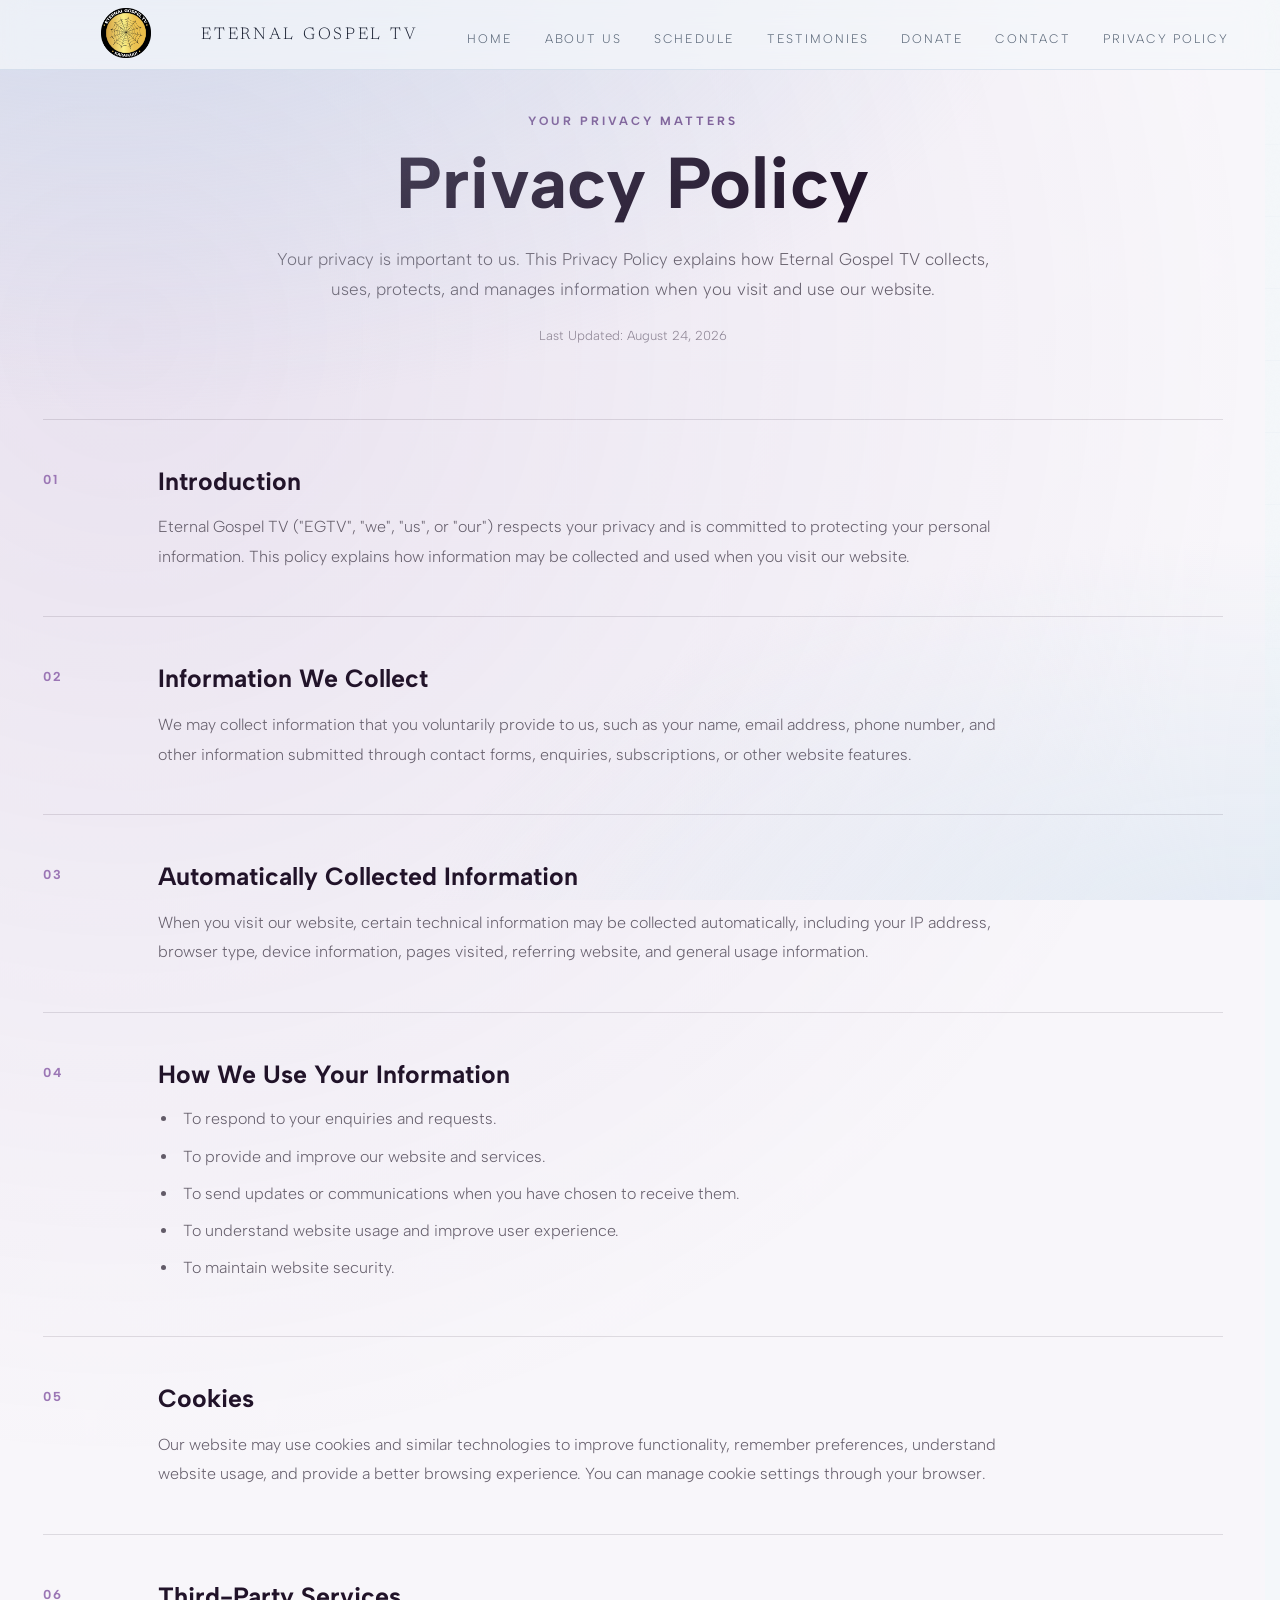
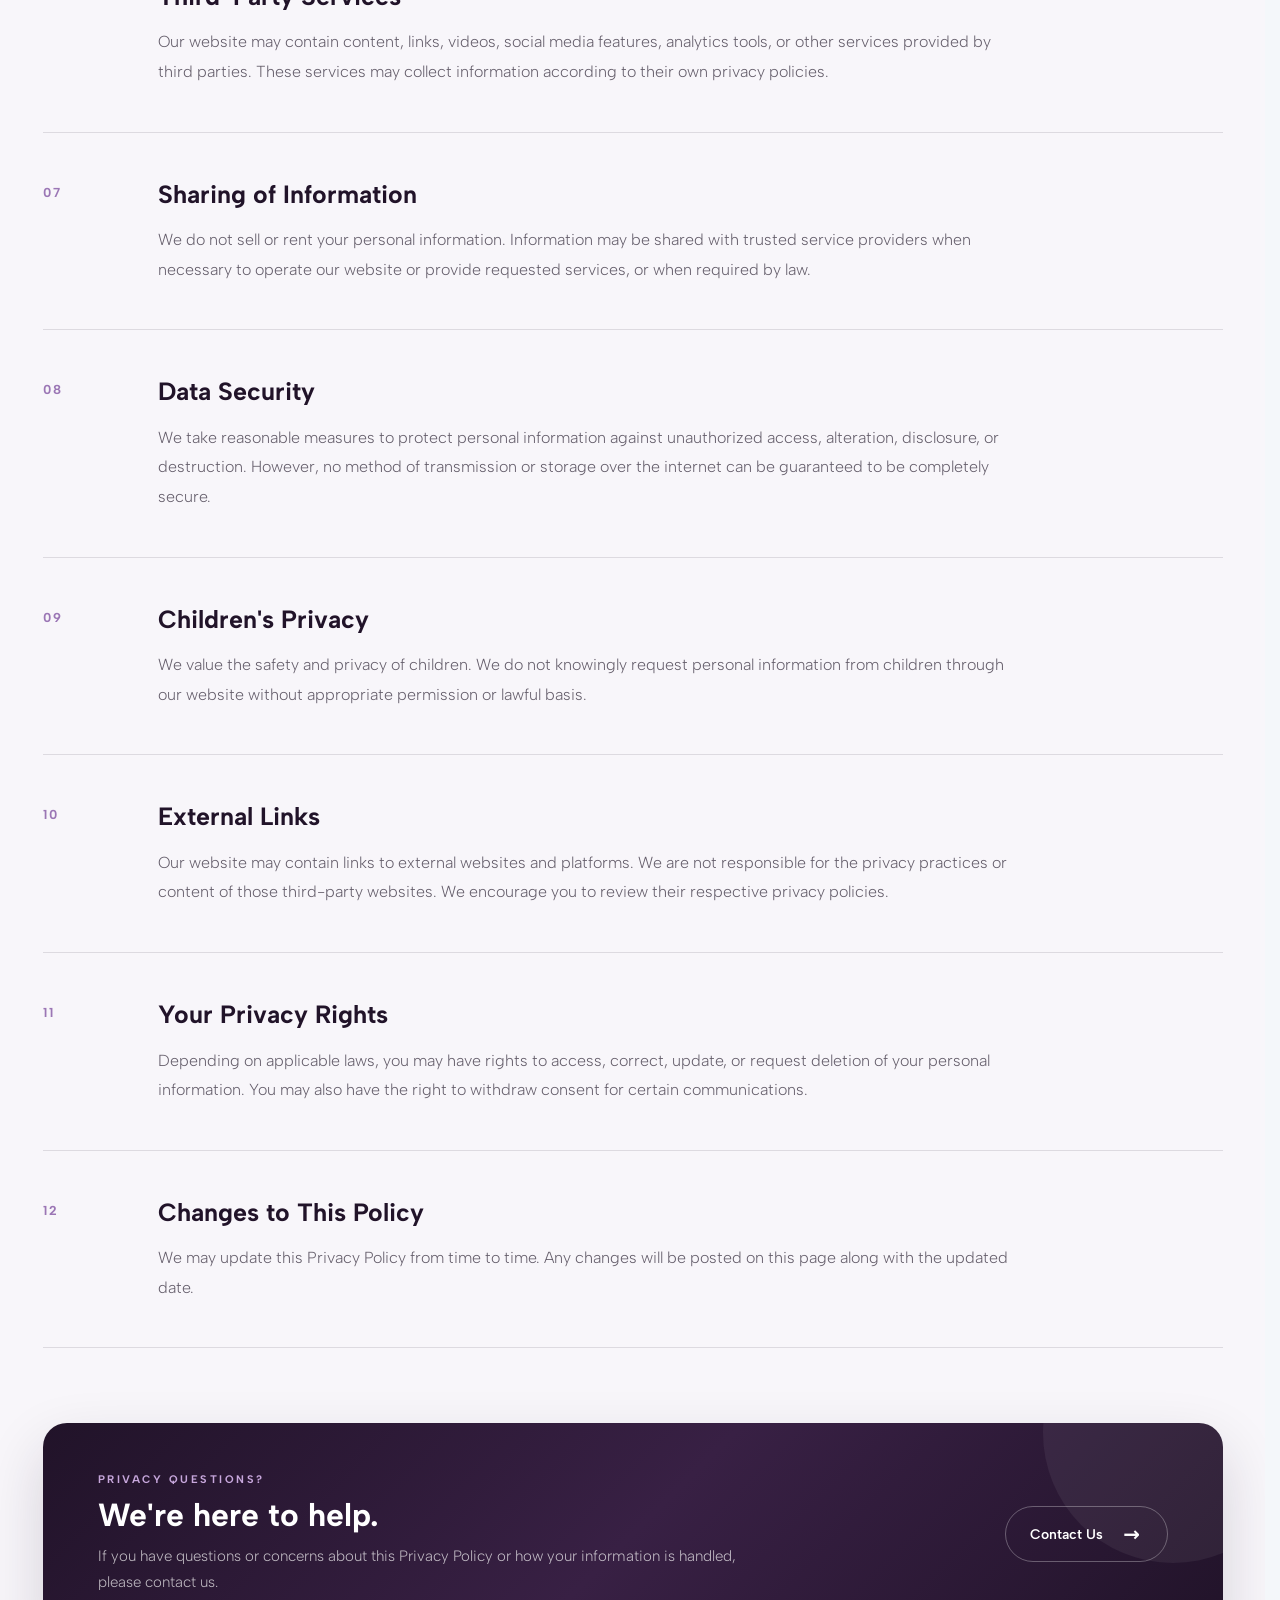
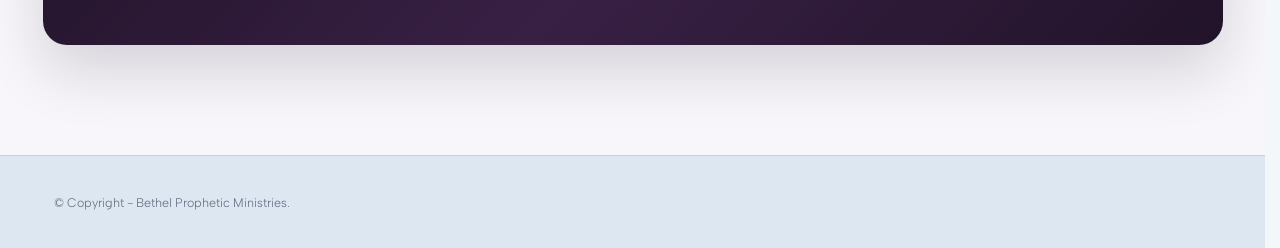
<file: Privacypolicy.html>
<!DOCTYPE html>
<!--
  Helix Drift Template
  https://templatemo.com/tm-630-helix-drift
-->
<html lang="en">
    <head>
        <meta charset="UTF-8">
        <meta name="viewport" content="width=device-width, initial-scale=1">
        <title>Eternal Gospel Tv | Testimonies</title>
       
        <meta name="description" content="Eternal Gospel Tv is dedicated to providing uplifting and transformative Christian content that nurtures spiritual growth and deepens your connection with God.">
        <meta name="keywords" content="Eternal Gospel Tv, Bishop John F Aruldoss, Prophetic Message, Christian Ministry, Tamil Sermon, Prayer Ministry">
        <meta property="og:title" content="Eternal Gospel Tv">
        <meta property="og:description" content="Experience powerful prophetic messages, prayer, worship, and spiritual teachings.">	

		<link rel="icon" href="logo.png">
        <link rel="preconnect" href="https://fonts.googleapis.com">
        <link rel="preconnect" href="https://fonts.gstatic.com" crossorigin>
        <link href="https://fonts.googleapis.com/css2?family=Albert+Sans:wght@200;300;400;500&family=Newsreader:ital,opsz,wght@0,6..72,200;0,6..72,300;0,6..72,400;1,6..72,300&display=swap"
              rel="stylesheet">
        <link rel="stylesheet" href="assets/css/style.css">
    </head>
    <body>
        <header class="bar">
            <div class="row">
                

        </div>
            <div class="site-logo">
							<a href="index.html"><img src="assets/images/logo.png" alt=""></a>          				
						</div> <a class="brand" href="#top">
              
                Eternal Gospel TV</a>
            <nav class="nav">
                <a href="index.html">Home
                    <svg class="wv" viewBox="0 0 10 6" aria-hidden="true">
                        <path d="M1 1 L5 5 L9 1" />
                    </svg>
                </a>
                <a href="about.html">About Us
                    <svg class="wv" viewBox="0 0 10 6" aria-hidden="true">
                        <path d="M1 1 L5 5 L9 1" />
                    </svg>
                </a>
                <a href="schedule.html">Schedule
                    <svg class="wv" viewBox="0 0 10 6" aria-hidden="true">
                        <path d="M1 1 L5 5 L9 1" />
                    </svg>
                </a>
                 <a href="testimonies.html">Testimonies
                    <svg class="wv" viewBox="0 0 10 6" aria-hidden="true">
                        <path d="M1 1 L5 5 L9 1" />
                    </svg>
                </a>
                 <a href="donate.html">Donate
                    <svg class="wv" viewBox="0 0 10 6" aria-hidden="true">
                        <path d="M1 1 L5 5 L9 1" />
                    </svg>
                </a>
                 <a href="contact.html">Contact
                    <svg class="wv" viewBox="0 0 10 6" aria-hidden="true">
                        <path d="M1 1 L5 5 L9 1" />
                    </svg>
                </a>
                 <a href="Privacypolicy.html">Privacy Policy
                    <svg class="wv" viewBox="0 0 10 6" aria-hidden="true">
                        <path d="M1 1 L5 5 L9 1" />
                    </svg>
                </a>
            </nav>
            <button class="burger"
                    id="burger"
                    aria-label="Open menu"
                    aria-expanded="false"
                    aria-controls="drawer">
                <span></span><span></span><span></span>
            </button>
        </header>
        <nav class="drawer" id="drawer">
            <a href="index.html">Home
                <svg class="wv" viewBox="0 0 10 6" aria-hidden="true">
                    <path d="M1 1 L5 5 L9 1" />
                </svg>
            </a>
            <a href="about.html">About Us
                <svg class="wv" viewBox="0 0 10 6" aria-hidden="true">
                    <path d="M1 1 L5 5 L9 1" />
                </svg>
            </a>
            <a href="schedule.html">Schedule
                <svg class="wv" viewBox="0 0 10 6" aria-hidden="true">
                    <path d="M1 1 L5 5 L9 1" />
                </svg>
            </a>
             <a href="testimonies.html">Testimonies
                <svg class="wv" viewBox="0 0 10 6" aria-hidden="true">
                    <path d="M1 1 L5 5 L9 1" />
                </svg>
            </a>
             <a href="donate.html">Donate
                <svg class="wv" viewBox="0 0 10 6" aria-hidden="true">
                    <path d="M1 1 L5 5 L9 1" />
                </svg>
            </a>
             <a href="contact.html">Contact
                <svg class="wv" viewBox="0 0 10 6" aria-hidden="true">
                    <path d="M1 1 L5 5 L9 1" />
                </svg>
            </a>
             <a href="Privacypolicy.html">Privacy Policy
                <svg class="wv" viewBox="0 0 10 6" aria-hidden="true">
                    <path d="M1 1 L5 5 L9 1" />
                </svg>
            </a>
        </nav>
        
            
<section class="egtv-privacy-section">
    <div class="egtv-privacy-container">

        <!-- Header -->
        <div class="egtv-privacy-header">
            <span class="egtv-privacy-eyebrow">YOUR PRIVACY MATTERS</span>
            <h1>Privacy Policy</h1>
            <p>
                Your privacy is important to us. This Privacy Policy explains
                how Eternal Gospel TV collects, uses, protects, and manages
                information when you visit and use our website.
            </p>
            <span class="egtv-privacy-date">
                Last Updated: August 24, 2026
            </span>
        </div>

        <!-- Content -->
        <div class="egtv-privacy-content">

            <div class="egtv-privacy-item">
                <span class="egtv-privacy-number">01</span>
                <div>
                    <h2>Introduction</h2>
                    <p>
                        Eternal Gospel TV ("EGTV", "we", "us", or "our")
                        respects your privacy and is committed to protecting
                        your personal information. This policy explains how
                        information may be collected and used when you visit
                        our website.
                    </p>
                </div>
            </div>

            <div class="egtv-privacy-item">
                <span class="egtv-privacy-number">02</span>
                <div>
                    <h2>Information We Collect</h2>
                    <p>
                        We may collect information that you voluntarily provide
                        to us, such as your name, email address, phone number,
                        and other information submitted through contact forms,
                        enquiries, subscriptions, or other website features.
                    </p>
                </div>
            </div>

            <div class="egtv-privacy-item">
                <span class="egtv-privacy-number">03</span>
                <div>
                    <h2>Automatically Collected Information</h2>
                    <p>
                        When you visit our website, certain technical
                        information may be collected automatically, including
                        your IP address, browser type, device information,
                        pages visited, referring website, and general usage
                        information.
                    </p>
                </div>
            </div>

            <div class="egtv-privacy-item">
                <span class="egtv-privacy-number">04</span>
                <div>
                    <h2>How We Use Your Information</h2>
                    <ul>
                        <li>To respond to your enquiries and requests.</li>
                        <li>To provide and improve our website and services.</li>
                        <li>To send updates or communications when you have
                            chosen to receive them.</li>
                        <li>To understand website usage and improve user
                            experience.</li>
                        <li>To maintain website security.</li>
                    </ul>
                </div>
            </div>

            <div class="egtv-privacy-item">
                <span class="egtv-privacy-number">05</span>
                <div>
                    <h2>Cookies</h2>
                    <p>
                        Our website may use cookies and similar technologies to
                        improve functionality, remember preferences, understand
                        website usage, and provide a better browsing experience.
                        You can manage cookie settings through your browser.
                    </p>
                </div>
            </div>

            <div class="egtv-privacy-item">
                <span class="egtv-privacy-number">06</span>
                <div>
                    <h2>Third-Party Services</h2>
                    <p>
                        Our website may contain content, links, videos, social
                        media features, analytics tools, or other services
                        provided by third parties. These services may collect
                        information according to their own privacy policies.
                    </p>
                </div>
            </div>

            <div class="egtv-privacy-item">
                <span class="egtv-privacy-number">07</span>
                <div>
                    <h2>Sharing of Information</h2>
                    <p>
                        We do not sell or rent your personal information.
                        Information may be shared with trusted service
                        providers when necessary to operate our website or
                        provide requested services, or when required by law.
                    </p>
                </div>
            </div>

            <div class="egtv-privacy-item">
                <span class="egtv-privacy-number">08</span>
                <div>
                    <h2>Data Security</h2>
                    <p>
                        We take reasonable measures to protect personal
                        information against unauthorized access, alteration,
                        disclosure, or destruction. However, no method of
                        transmission or storage over the internet can be
                        guaranteed to be completely secure.
                    </p>
                </div>
            </div>

            <div class="egtv-privacy-item">
                <span class="egtv-privacy-number">09</span>
                <div>
                    <h2>Children's Privacy</h2>
                    <p>
                        We value the safety and privacy of children. We do not
                        knowingly request personal information from children
                        through our website without appropriate permission or
                        lawful basis.
                    </p>
                </div>
            </div>

            <div class="egtv-privacy-item">
                <span class="egtv-privacy-number">10</span>
                <div>
                    <h2>External Links</h2>
                    <p>
                        Our website may contain links to external websites and
                        platforms. We are not responsible for the privacy
                        practices or content of those third-party websites.
                        We encourage you to review their respective privacy
                        policies.
                    </p>
                </div>
            </div>

            <div class="egtv-privacy-item">
                <span class="egtv-privacy-number">11</span>
                <div>
                    <h2>Your Privacy Rights</h2>
                    <p>
                        Depending on applicable laws, you may have rights to
                        access, correct, update, or request deletion of your
                        personal information. You may also have the right to
                        withdraw consent for certain communications.
                    </p>
                </div>
            </div>

            <div class="egtv-privacy-item">
                <span class="egtv-privacy-number">12</span>
                <div>
                    <h2>Changes to This Policy</h2>
                    <p>
                        We may update this Privacy Policy from time to time.
                        Any changes will be posted on this page along with the
                        updated date.
                    </p>
                </div>
            </div>

        </div>

        <!-- Contact Box -->
        <div class="egtv-privacy-contact">
            <div>
                <span>PRIVACY QUESTIONS?</span>
                <h2>We're here to help.</h2>
                <p>
                    If you have questions or concerns about this Privacy Policy
                    or how your information is handled, please contact us.
                </p>
            </div>

            <a href="contact.html">
                Contact Us
                <span>→</span>
            </a>
        </div>

    </div>
</section>


            
           <footer class="foot">
                <span>© Copyright - Bethel Prophetic Ministries.</span>
               
            </footer>
       
        
    
       
       <script src="assets/js/main.js"></script>
    </body>
</html>
</file>
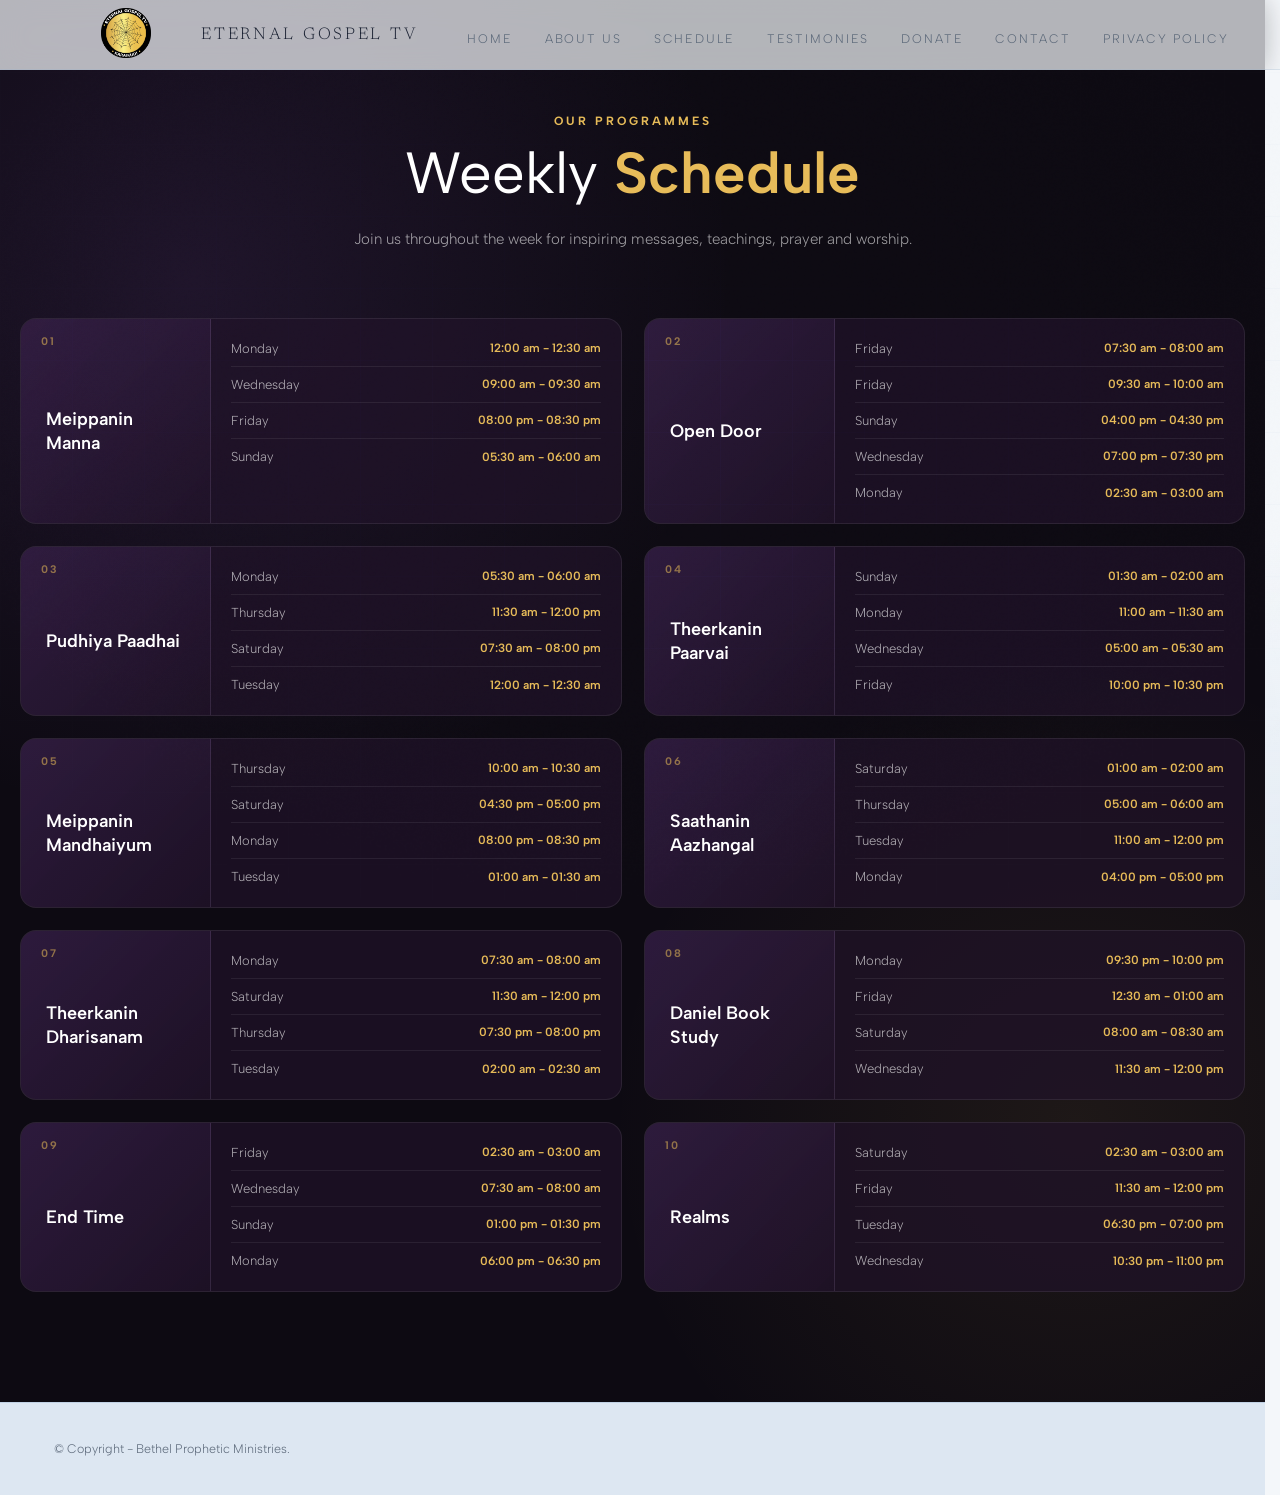
<file: schedule.html>
<!DOCTYPE html>
<!--
  Helix Drift Template
  https://templatemo.com/tm-630-helix-drift
-->
<html lang="en">
    <head>
        <meta charset="UTF-8">
        <meta name="viewport" content="width=device-width, initial-scale=1">
        <title>Eternal Gospel Tv | Schedule</title>
       
        <meta name="description" content="Eternal Gospel Tv is dedicated to providing uplifting and transformative Christian content that nurtures spiritual growth and deepens your connection with God.">
        <meta name="keywords" content="Eternal Gospel Tv, Bishop John F Aruldoss, Prophetic Message, Christian Ministry, Tamil Sermon, Prayer Ministry">
        <meta property="og:title" content="Eternal Gospel Tv">
        <meta property="og:description" content="Experience powerful prophetic messages, prayer, worship, and spiritual teachings.">	

		<link rel="icon" href="logo.png">
        <link rel="preconnect" href="https://fonts.googleapis.com">
        <link rel="preconnect" href="https://fonts.gstatic.com" crossorigin>
        <link href="https://fonts.googleapis.com/css2?family=Albert+Sans:wght@200;300;400;500&family=Newsreader:ital,opsz,wght@0,6..72,200;0,6..72,300;0,6..72,400;1,6..72,300&display=swap"
              rel="stylesheet">
        <link rel="stylesheet" href="assets/css/style.css">
    </head>
    <body>
        <header class="bar">
            <div class="row">
                

        </div>
            <div class="site-logo">
							<a href="index.html"><img src="assets/images/logo.png" alt=""></a>          				
						</div> <a class="brand" href="#top">
              
                Eternal Gospel TV</a>
            <nav class="nav">
                <a href="index.html">Home
                    <svg class="wv" viewBox="0 0 10 6" aria-hidden="true">
                        <path d="M1 1 L5 5 L9 1" />
                    </svg>
                </a>
                <a href="about.html">About Us
                    <svg class="wv" viewBox="0 0 10 6" aria-hidden="true">
                        <path d="M1 1 L5 5 L9 1" />
                    </svg>
                </a>
                <a href="schedule.html">Schedule
                    <svg class="wv" viewBox="0 0 10 6" aria-hidden="true">
                        <path d="M1 1 L5 5 L9 1" />
                    </svg>
                </a>
                 <a href="testimonies.html">Testimonies
                    <svg class="wv" viewBox="0 0 10 6" aria-hidden="true">
                        <path d="M1 1 L5 5 L9 1" />
                    </svg>
                </a>
                 <a href="donate.html">Donate
                    <svg class="wv" viewBox="0 0 10 6" aria-hidden="true">
                        <path d="M1 1 L5 5 L9 1" />
                    </svg>
                </a>
                 <a href="contact.html">Contact
                    <svg class="wv" viewBox="0 0 10 6" aria-hidden="true">
                        <path d="M1 1 L5 5 L9 1" />
                    </svg>
                </a>
                 <a href="Privacypolicy.html">Privacy Policy
                    <svg class="wv" viewBox="0 0 10 6" aria-hidden="true">
                        <path d="M1 1 L5 5 L9 1" />
                    </svg>
                </a>
            </nav>
            <button class="burger"
                    id="burger"
                    aria-label="Open menu"
                    aria-expanded="false"
                    aria-controls="drawer">
                <span></span><span></span><span></span>
            </button>
        </header>
        <nav class="drawer" id="drawer">
            <a href="index.html">Home
                <svg class="wv" viewBox="0 0 10 6" aria-hidden="true">
                    <path d="M1 1 L5 5 L9 1" />
                </svg>
            </a>
            <a href="about.html">About Us
                <svg class="wv" viewBox="0 0 10 6" aria-hidden="true">
                    <path d="M1 1 L5 5 L9 1" />
                </svg>
            </a>
            <a href="schedule.html">Schedule
                <svg class="wv" viewBox="0 0 10 6" aria-hidden="true">
                    <path d="M1 1 L5 5 L9 1" />
                </svg>
            </a>
             <a href="testimonies.html">Testimonies
                <svg class="wv" viewBox="0 0 10 6" aria-hidden="true">
                    <path d="M1 1 L5 5 L9 1" />
                </svg>
            </a>
             <a href="donate.html">Donate
                <svg class="wv" viewBox="0 0 10 6" aria-hidden="true">
                    <path d="M1 1 L5 5 L9 1" />
                </svg>
            </a>
             <a href="contact.html">Contact
                <svg class="wv" viewBox="0 0 10 6" aria-hidden="true">
                    <path d="M1 1 L5 5 L9 1" />
                </svg>
            </a>
             <a href="Privacypolicy.html">Privacy Policy
                <svg class="wv" viewBox="0 0 10 6" aria-hidden="true">
                    <path d="M1 1 L5 5 L9 1" />
                </svg>
            </a>
        </nav>
       
          
 
    
        <section class="egtv-schedule-section" id="schedule">
    <div class="egtv-schedule-container">

        <!-- Section Heading -->
        <div class="egtv-schedule-heading">
            <span>OUR PROGRAMMES</span>
            <h2>Weekly <strong>Schedule</strong></h2>
            <p>Join us throughout the week for inspiring messages, teachings, prayer and worship.</p>
        </div>

        <!-- Schedule Grid -->
        <div class="egtv-schedule-grid">

            <!-- PROGRAM 1 -->
            <div class="egtv-program-card">
                <div class="egtv-program-name">
                    <span class="program-number">01</span>
                    <h3>Meippanin Manna</h3>
                </div>

                <div class="egtv-program-times">
                    <div class="schedule-row">
                        <span>Monday</span>
                        <strong>12:00 am - 12:30 am</strong>
                    </div>

                    <div class="schedule-row">
                        <span>Wednesday</span>
                        <strong>09:00 am - 09:30 am</strong>
                    </div>

                    <div class="schedule-row">
                        <span>Friday</span>
                        <strong>08:00 pm - 08:30 pm</strong>
                    </div>

                    <div class="schedule-row">
                        <span>Sunday</span>
                        <strong>05:30 am - 06:00 am</strong>
                    </div>
                </div>
            </div>


            <!-- PROGRAM 2 -->
            <div class="egtv-program-card">
                <div class="egtv-program-name">
                    <span class="program-number">02</span>
                    <h3>Open Door</h3>
                </div>

                <div class="egtv-program-times">
                    <div class="schedule-row">
                        <span>Friday</span>
                        <strong>07:30 am - 08:00 am</strong>
                    </div>

                    <div class="schedule-row">
                        <span>Friday</span>
                        <strong>09:30 am - 10:00 am</strong>
                    </div>

                    <div class="schedule-row">
                        <span>Sunday</span>
                        <strong>04:00 pm - 04:30 pm</strong>
                    </div>

                    <div class="schedule-row">
                        <span>Wednesday</span>
                        <strong>07:00 pm - 07:30 pm</strong>
                    </div>

                    <div class="schedule-row">
                        <span>Monday</span>
                        <strong>02:30 am - 03:00 am</strong>
                    </div>
                </div>
            </div>


            <!-- PROGRAM 3 -->
            <div class="egtv-program-card">
                <div class="egtv-program-name">
                    <span class="program-number">03</span>
                    <h3>Pudhiya Paadhai</h3>
                </div>

                <div class="egtv-program-times">
                    <div class="schedule-row">
                        <span>Monday</span>
                        <strong>05:30 am - 06:00 am</strong>
                    </div>

                    <div class="schedule-row">
                        <span>Thursday</span>
                        <strong>11:30 am - 12:00 pm</strong>
                    </div>

                    <div class="schedule-row">
                        <span>Saturday</span>
                        <strong>07:30 am - 08:00 pm</strong>
                    </div>

                    <div class="schedule-row">
                        <span>Tuesday</span>
                        <strong>12:00 am - 12:30 am</strong>
                    </div>
                </div>
            </div>


            <!-- PROGRAM 4 -->
            <div class="egtv-program-card">
                <div class="egtv-program-name">
                    <span class="program-number">04</span>
                    <h3>Theerkanin Paarvai</h3>
                </div>

                <div class="egtv-program-times">
                    <div class="schedule-row">
                        <span>Sunday</span>
                        <strong>01:30 am - 02:00 am</strong>
                    </div>

                    <div class="schedule-row">
                        <span>Monday</span>
                        <strong>11:00 am - 11:30 am</strong>
                    </div>

                    <div class="schedule-row">
                        <span>Wednesday</span>
                        <strong>05:00 am - 05:30 am</strong>
                    </div>

                    <div class="schedule-row">
                        <span>Friday</span>
                        <strong>10:00 pm - 10:30 pm</strong>
                    </div>
                </div>
            </div>


            <!-- PROGRAM 5 -->
            <div class="egtv-program-card">
                <div class="egtv-program-name">
                    <span class="program-number">05</span>
                    <h3>Meippanin Mandhaiyum</h3>
                </div>

                <div class="egtv-program-times">
                    <div class="schedule-row">
                        <span>Thursday</span>
                        <strong>10:00 am - 10:30 am</strong>
                    </div>

                    <div class="schedule-row">
                        <span>Saturday</span>
                        <strong>04:30 pm - 05:00 pm</strong>
                    </div>

                    <div class="schedule-row">
                        <span>Monday</span>
                        <strong>08:00 pm - 08:30 pm</strong>
                    </div>

                    <div class="schedule-row">
                        <span>Tuesday</span>
                        <strong>01:00 am - 01:30 am</strong>
                    </div>
                </div>
            </div>


            <!-- PROGRAM 6 -->
            <div class="egtv-program-card">
                <div class="egtv-program-name">
                    <span class="program-number">06</span>
                    <h3>Saathanin Aazhangal</h3>
                </div>

                <div class="egtv-program-times">
                    <div class="schedule-row">
                        <span>Saturday</span>
                        <strong>01:00 am - 02:00 am</strong>
                    </div>

                    <div class="schedule-row">
                        <span>Thursday</span>
                        <strong>05:00 am - 06:00 am</strong>
                    </div>

                    <div class="schedule-row">
                        <span>Tuesday</span>
                        <strong>11:00 am - 12:00 pm</strong>
                    </div>

                    <div class="schedule-row">
                        <span>Monday</span>
                        <strong>04:00 pm - 05:00 pm</strong>
                    </div>
                </div>
            </div>


            <!-- PROGRAM 7 -->
            <div class="egtv-program-card">
                <div class="egtv-program-name">
                    <span class="program-number">07</span>
                    <h3>Theerkanin Dharisanam</h3>
                </div>

                <div class="egtv-program-times">
                    <div class="schedule-row">
                        <span>Monday</span>
                        <strong>07:30 am - 08:00 am</strong>
                    </div>

                    <div class="schedule-row">
                        <span>Saturday</span>
                        <strong>11:30 am - 12:00 pm</strong>
                    </div>

                    <div class="schedule-row">
                        <span>Thursday</span>
                        <strong>07:30 pm - 08:00 pm</strong>
                    </div>

                    <div class="schedule-row">
                        <span>Tuesday</span>
                        <strong>02:00 am - 02:30 am</strong>
                    </div>
                </div>
            </div>


            <!-- PROGRAM 8 -->
            <div class="egtv-program-card">
                <div class="egtv-program-name">
                    <span class="program-number">08</span>
                    <h3>Daniel Book Study</h3>
                </div>

                <div class="egtv-program-times">
                    <div class="schedule-row">
                        <span>Monday</span>
                        <strong>09:30 pm - 10:00 pm</strong>
                    </div>

                    <div class="schedule-row">
                        <span>Friday</span>
                        <strong>12:30 am - 01:00 am</strong>
                    </div>

                    <div class="schedule-row">
                        <span>Saturday</span>
                        <strong>08:00 am - 08:30 am</strong>
                    </div>

                    <div class="schedule-row">
                        <span>Wednesday</span>
                        <strong>11:30 am - 12:00 pm</strong>
                    </div>
                </div>
            </div>


            <!-- PROGRAM 9 -->
            <div class="egtv-program-card">
                <div class="egtv-program-name">
                    <span class="program-number">09</span>
                    <h3>End Time</h3>
                </div>

                <div class="egtv-program-times">
                    <div class="schedule-row">
                        <span>Friday</span>
                        <strong>02:30 am - 03:00 am</strong>
                    </div>

                    <div class="schedule-row">
                        <span>Wednesday</span>
                        <strong>07:30 am - 08:00 am</strong>
                    </div>

                    <div class="schedule-row">
                        <span>Sunday</span>
                        <strong>01:00 pm - 01:30 pm</strong>
                    </div>

                    <div class="schedule-row">
                        <span>Monday</span>
                        <strong>06:00 pm - 06:30 pm</strong>
                    </div>
                </div>
            </div>


            <!-- PROGRAM 10 -->
            <div class="egtv-program-card">
                <div class="egtv-program-name">
                    <span class="program-number">10</span>
                    <h3>Realms</h3>
                </div>

                <div class="egtv-program-times">
                    <div class="schedule-row">
                        <span>Saturday</span>
                        <strong>02:30 am - 03:00 am</strong>
                    </div>

                    <div class="schedule-row">
                        <span>Friday</span>
                        <strong>11:30 am - 12:00 pm</strong>
                    </div>

                    <div class="schedule-row">
                        <span>Tuesday</span>
                        <strong>06:30 pm - 07:00 pm</strong>
                    </div>

                    <div class="schedule-row">
                        <span>Wednesday</span>
                        <strong>10:30 pm - 11:00 pm</strong>
                    </div>
                </div>
            </div>

        </div>
    </div>
</section>
          
            <footer class="foot">
                <span>© Copyright - Bethel Prophetic Ministries.</span>
               
            </footer>

       
        
     
        <script src="assets/js/main.js"></script>
    </body>
</html>
</file>
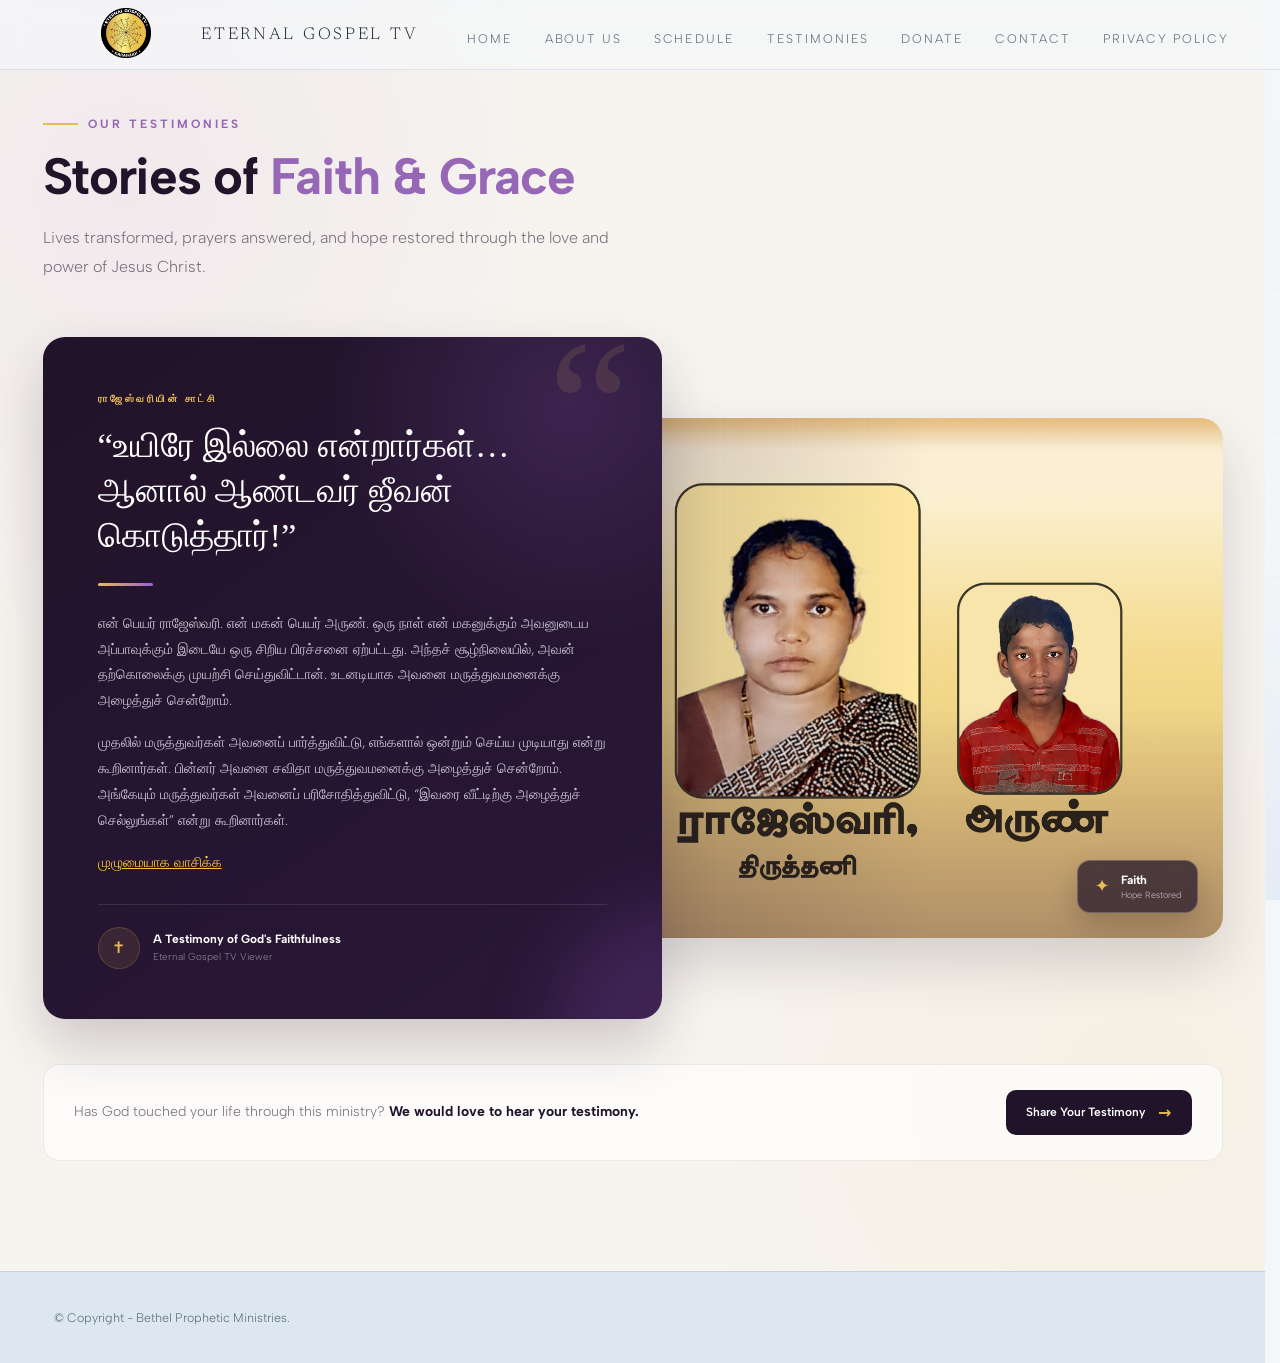
<file: testimonies.html>
<!DOCTYPE html>
<!--
  Helix Drift Template
  https://templatemo.com/tm-630-helix-drift
-->
<html lang="en">
    <head>
        <meta charset="UTF-8">
        <meta name="viewport" content="width=device-width, initial-scale=1">
        <title>Eternal Gospel Tv | Testimonies</title>
       
        <meta name="description" content="Eternal Gospel Tv is dedicated to providing uplifting and transformative Christian content that nurtures spiritual growth and deepens your connection with God.">
        <meta name="keywords" content="Eternal Gospel Tv, Bishop John F Aruldoss, Prophetic Message, Christian Ministry, Tamil Sermon, Prayer Ministry">
        <meta property="og:title" content="Eternal Gospel Tv">
        <meta property="og:description" content="Experience powerful prophetic messages, prayer, worship, and spiritual teachings.">	

		<link rel="icon" href="logo.png">
        <link rel="preconnect" href="https://fonts.googleapis.com">
        <link rel="preconnect" href="https://fonts.gstatic.com" crossorigin>
        <link href="https://fonts.googleapis.com/css2?family=Albert+Sans:wght@200;300;400;500&family=Newsreader:ital,opsz,wght@0,6..72,200;0,6..72,300;0,6..72,400;1,6..72,300&display=swap"
              rel="stylesheet">
        <link rel="stylesheet" href="assets/css/style.css">
    </head>
    <body>
        <header class="bar">
            <div class="row">
                

        </div>
            <div class="site-logo">
							<a href="index.html"><img src="assets/images/logo.png" alt=""></a>          				
						</div> <a class="brand" href="#top">
              
                Eternal Gospel TV</a>
            <nav class="nav">
                <a href="index.html">Home
                    <svg class="wv" viewBox="0 0 10 6" aria-hidden="true">
                        <path d="M1 1 L5 5 L9 1" />
                    </svg>
                </a>
                <a href="about.html">About Us
                    <svg class="wv" viewBox="0 0 10 6" aria-hidden="true">
                        <path d="M1 1 L5 5 L9 1" />
                    </svg>
                </a>
                <a href="schedule.html">Schedule
                    <svg class="wv" viewBox="0 0 10 6" aria-hidden="true">
                        <path d="M1 1 L5 5 L9 1" />
                    </svg>
                </a>
                 <a href="testimonies.html">Testimonies
                    <svg class="wv" viewBox="0 0 10 6" aria-hidden="true">
                        <path d="M1 1 L5 5 L9 1" />
                    </svg>
                </a>
                 <a href="donate.html">Donate
                    <svg class="wv" viewBox="0 0 10 6" aria-hidden="true">
                        <path d="M1 1 L5 5 L9 1" />
                    </svg>
                </a>
                 <a href="contact.html">Contact
                    <svg class="wv" viewBox="0 0 10 6" aria-hidden="true">
                        <path d="M1 1 L5 5 L9 1" />
                    </svg>
                </a>
                 <a href="Privacypolicy.html">Privacy Policy
                    <svg class="wv" viewBox="0 0 10 6" aria-hidden="true">
                        <path d="M1 1 L5 5 L9 1" />
                    </svg>
                </a>
            </nav>
            <button class="burger"
                    id="burger"
                    aria-label="Open menu"
                    aria-expanded="false"
                    aria-controls="drawer">
                <span></span><span></span><span></span>
            </button>
        </header>
        <nav class="drawer" id="drawer">
            <a href="index.html">Home
                <svg class="wv" viewBox="0 0 10 6" aria-hidden="true">
                    <path d="M1 1 L5 5 L9 1" />
                </svg>
            </a>
            <a href="about.html">About Us
                <svg class="wv" viewBox="0 0 10 6" aria-hidden="true">
                    <path d="M1 1 L5 5 L9 1" />
                </svg>
            </a>
            <a href="schedule.html">Schedule
                <svg class="wv" viewBox="0 0 10 6" aria-hidden="true">
                    <path d="M1 1 L5 5 L9 1" />
                </svg>
            </a>
             <a href="testimonies.html">Testimonies
                <svg class="wv" viewBox="0 0 10 6" aria-hidden="true">
                    <path d="M1 1 L5 5 L9 1" />
                </svg>
            </a>
             <a href="donate.html">Donate
                <svg class="wv" viewBox="0 0 10 6" aria-hidden="true">
                    <path d="M1 1 L5 5 L9 1" />
                </svg>
            </a>
             <a href="contact.html">Contact
                <svg class="wv" viewBox="0 0 10 6" aria-hidden="true">
                    <path d="M1 1 L5 5 L9 1" />
                </svg>
            </a>
             <a href="Privacypolicy.html">Privacy Policy
                <svg class="wv" viewBox="0 0 10 6" aria-hidden="true">
                    <path d="M1 1 L5 5 L9 1" />
                </svg>
            </a>
        </nav>
        
            
<section class="egtv-testimonies">

    <div class="egtv-testimony-container">

        <!-- SECTION HEADING -->
        <div class="egtv-testimony-heading">
            <span class="egtv-testimony-eyebrow">
                OUR TESTIMONIES
            </span>

            <h2>
                Stories of <span>Faith &amp; Grace</span>
            </h2>

            <p>
                Lives transformed, prayers answered, and hope restored
                through the love and power of Jesus Christ.
            </p>
        </div>


        <!-- TESTIMONY -->
        <div class="egtv-testimony-card">

            <!-- LEFT DARK TESTIMONY -->
            <div class="egtv-testimony-content">

                <div class="egtv-big-quote">“</div>

                <span class="egtv-testimony-label">
                    ராஜேஸ்வரியின் சாட்சி
                </span>

                <h3>
                    “உயிரே இல்லை என்றார்கள்… ஆனால் ஆண்டவர் ஜீவன் கொடுத்தார்!”
                </h3>

                <div class="egtv-testimony-line"></div>

                <p>
                    என் பெயர் ராஜேஸ்வரி. என் மகன் பெயர் அருண்.


ஒரு நாள் என் மகனுக்கும் அவனுடைய அப்பாவுக்கும் இடையே ஒரு சிறிய
 பிரச்சனை ஏற்பட்டது. அந்தச் சூழ்நிலையில், அவன் தற்கொலைக்கு முயற்சி 
 செய்துவிட்டான். உடனடியாக அவனை மருத்துவமனைக்கு அழைத்துச் சென்றோம்.


                </p>

                <p>
                 முதலில் மருத்துவர்கள் அவனைப் பார்த்துவிட்டு, எங்களால் ஒன்றும் 
செய்ய முடியாது என்று கூறினார்கள். பின்னர் அவனை சவிதா 
மருத்துவமனைக்கு அழைத்துச் சென்றோம். அங்கேயும் மருத்துவர்கள் 
அவனைப் பரிசோதித்துவிட்டு, 
“இவரை வீட்டிற்கு அழைத்துச் செல்லுங்கள்” என்று கூறினார்கள்.
                </p>
<p>
    <a href="onetestimony.html" style="color: rgb(245, 195, 58);">முழுமையாக வாசிக்க</a>
</p>
                <div class="egtv-testimony-author">

                    <div class="egtv-author-icon">
                        ✝
                    </div>

                    <div>
                        <strong>
                            A Testimony of God's Faithfulness
                        </strong>

                        <small>
                            Eternal Gospel TV Viewer
                        </small>
                    </div>

                </div>

            </div>


            <!-- RIGHT IMAGE -->
            <div class="egtv-testimony-image">

                <img
                    src="assets/images/Aruntest.jpg"
                    alt="Eternal Gospel TV testimony"
                >

                <div class="egtv-image-overlay"></div>

                <div class="egtv-image-badge">
                    <span>✦</span>
                    <div>
                        <strong>Faith</strong>
                        <small>Hope Restored</small>
                    </div>
                </div>

            </div>

        </div>


        <!-- BOTTOM CTA -->
        <div class="egtv-testimony-bottom">

            <p>
                Has God touched your life through this ministry?
                <strong>We would love to hear your testimony.</strong>
            </p>

            <a href="#share-testimony" class="egtv-testimony-btn">
                Share Your Testimony
                <span>→</span>
            </a>

        </div>

    </div>

</section>


            
           <footer class="foot">
                <span>© Copyright - Bethel Prophetic Ministries.</span>
               
            </footer>
       
        
    
       
       <script src="assets/js/main.js"></script>
    </body>
</html>
</file>
<file: assets/css/style.css>
/*
  Helix Drift Template
  https://templatemo.com/tm-630-helix-drift
*/

:root {
    --canvas: #F4F7FA;
    --sunk: #DDE7F2;
    --pastel: #B9CDE5;
    --pastel-deep: #96B1D0;
    --ink: #1B2233;
    --ink-2: #5B6879;
    --ink-3: #93A0B2;
    --accent: #4A6E96;

    --bar: 70px;
    --plate-w: min(46vw, 620px);

    --rx: 600;
    --ry: 54;
    --coil: 0.9;
    --fall: 0.52;

    --ease: cubic-bezier(.22, 1, .36, 1);
    --dur: .6s;
}

* {
    box-sizing: border-box;
    margin: 0;
    padding: 0
}

html {
    -webkit-text-size-adjust: 100%;
    scroll-behavior: smooth;
    scroll-padding-top: calc(var(--bar) + 18px);
    scrollbar-gutter: stable;
}

body {
    min-height: 100vh;
    background: var(--canvas);
    color: var(--ink);
    font-family: 'Albert Sans', system-ui, sans-serif;
    font-weight: 300;
    overflow-x: hidden;
    position: relative;
}

/* ambient washes */
body::before {
    content: "";
    position: fixed;
    inset: 0;
    z-index: 0;
    pointer-events: none;
    background:
        radial-gradient(120vw 90vh at 8% -10%, rgba(185, 205, 229, .55), transparent 62%),
        radial-gradient(110vw 80vh at 98% 108%, rgba(221, 231, 242, .85), transparent 60%);
}

/* grid + grain */
body::after {
    content: "";
    position: fixed;
    inset: 0;
    z-index: 0;
    pointer-events: none;
    background-image:
        url("data:image/svg+xml;utf8,<svg xmlns='http://www.w3.org/2000/svg' width='320' height='320'><filter id='n'><feTurbulence type='fractalNoise' baseFrequency='0.34' numOctaves='2' stitchTiles='stitch'/></filter><rect width='320' height='320' filter='url(%23n)' opacity='0.10'/></svg>"),
        linear-gradient(to right, rgba(150, 177, 208, .30) 1px, transparent 1px),
        linear-gradient(to bottom, rgba(150, 177, 208, .30) 1px, transparent 1px);
    background-size: 320px 320px, 72px 72px, 72px 72px;
    mix-blend-mode: overlay;
    opacity: .5;
    -webkit-mask-image: radial-gradient(80vw 80vh at 50% 42%, #000 20%, transparent 82%);
    mask-image: radial-gradient(80vw 80vh at 50% 42%, #000 20%, transparent 82%);
}

.wrap {
    position: relative;
    z-index: 1
}
.site-logo{
	width: 50px;
}
.site-logo a{
	display: block;
}
.site-logo img{
	max-width: 100%;
}
/* ---------- bar ---------- */
.bar {
    position: fixed;
    top: 0;
    left: 0;
    right: 0;
    height: var(--bar);
    z-index: 60;
    display: flex;
    align-items: center;
    justify-content: space-between;
    padding: 0 clamp(18px, 4vw, 54px);
    background: rgba(244, 247, 250, .72);
    backdrop-filter: blur(14px) saturate(120%);
    -webkit-backdrop-filter: blur(14px) saturate(120%);
    border-bottom: 1px solid rgba(150, 177, 208, .28);
}

.brand {
    font-family: 'Newsreader', serif;
    font-weight: 300;
    font-size: 1.06rem;
    letter-spacing: .16em;
    text-transform: uppercase;
    color: var(--ink);
    display: flex;
    align-items: center;
    gap: .62rem;
    text-decoration: none;
}

.brand i {
    width: 7px;
    height: 7px;
    border-radius: 50%;
    background: var(--accent);
    display: block;
    flex: 0 0 auto;
}

.nav {
    display: flex;
    gap: 2rem;
    align-items: center
}

.nav a {
    position: relative;
    color: var(--ink-2);
    text-decoration: none;
    font-size: .78rem;
    letter-spacing: .15em;
    text-transform: uppercase;
    font-weight: 300;
    padding: 14px 0 6px;
}

/* hover drops a chevron in from above the label */
.nav a,
.drawer a {
    transition: color .34s var(--ease)
}

.nav a:hover,
.nav a:focus-visible,
.drawer a:hover,
.drawer a:focus-visible {
    color: var(--accent)
}

.wv {
    position: absolute;
    left: 50%;
    top: 2px;
    width: 10px;
    height: 6px;
    overflow: visible;
    pointer-events: none;
    opacity: 0;
    transform: translate(-50%, -7px);
    transition: opacity .3s var(--ease), transform .42s var(--ease);
}

.wv path {
    fill: none;
    stroke: var(--accent);
    stroke-width: 1;
    stroke-linecap: round;
    stroke-linejoin: round;
}

.nav a:hover .wv,
.nav a:focus-visible .wv {
    opacity: 1;
    transform: translate(-50%, 0)
}

.drawer a {
    position: relative;
    padding: .95rem 0 .85rem
}

.drawer a .wv {
    left: 0;
    top: 2px;
    bottom: auto;
    transform: translate(0, -7px)
}

.drawer a:hover .wv,
.drawer a:focus-visible .wv {
    opacity: 1;
    transform: translate(0, 0)
}

.burger {
    display: none;
    width: 40px;
    height: 40px;
    border: 1px solid rgba(150, 177, 208, .5);
    background: transparent;
    border-radius: 2px;
    cursor: pointer;
    align-items: center;
    justify-content: center;
    flex-direction: column;
    gap: 5px;
}

.burger span {
    display: block;
    width: 16px;
    height: 1px;
    background: var(--ink);
    transition: transform .3s var(--ease), opacity .3s
}

.burger[aria-expanded="true"] span:nth-child(1) {
    transform: translateY(3px) rotate(45deg)
}

.burger[aria-expanded="true"] span:nth-child(2) {
    opacity: 0
}

.burger[aria-expanded="true"] span:nth-child(3) {
    transform: translateY(-3px) rotate(-45deg)
}

/* drawer is a SIBLING of .bar, never a child */
.drawer {
    position: fixed;
    top: var(--bar);
    left: 0;
    right: 0;
    z-index: 55;
    height: calc(100dvh - var(--bar));
    padding: 1.9rem clamp(18px, 5vw, 40px) 80px;
    background: var(--canvas);
    overflow-y: auto;
    overscroll-behavior: contain;
    display: flex;
    flex-direction: column;
    gap: .9rem;
    transform: translateY(-12px);
    opacity: 0;
    visibility: hidden;
    pointer-events: none;
    transition: opacity .32s var(--ease), transform .32s var(--ease), visibility .32s;
}

.drawer.open {
    transform: none;
    opacity: 1;
    visibility: visible;
    pointer-events: auto
}

/* page behind the open drawer stops scrolling, so only one scrollbar is ever live */
body.lock {
    overflow: hidden
}

/* the spool controls slide off to their own side once the stage is scrolled past */
body.away .transport {
    transform: translateX(calc(-100% - 30px));
    opacity: 0;
    pointer-events: none
}

body.away .fab,
body.away .panel {
    transform: translateX(calc(100% + 30px));
    opacity: 0;
    pointer-events: none
}

body.lock .transport,
body.lock .fab {
    opacity: 0;
    pointer-events: none;
    transform: translateY(8px);
}

.drawer a {
    color: var(--ink);
    text-decoration: none;
    font-family: 'Newsreader', serif;
    font-size: 1.15rem;
    font-weight: 300;
    letter-spacing: .01em;
    border-bottom: 1px solid rgba(150, 177, 208, .3);
}

/* ---------- stage ---------- */
.stage-shell {
    padding-top: var(--bar)
}

.stage {
    position: relative;
    height: min(62vh, 560px);
    min-height: 340px;
    perspective: 1400px;
    touch-action: pan-y;
    cursor: grab;
    overflow: hidden;
    min-width: 0;
}

.stage.grabbing {
    cursor: grabbing
}

.plate {
    position: absolute;
    left: 50%;
    top: 50%;
    display: block;
    width: var(--plate-w);
    aspect-ratio: 16/10;
    padding: 0;
    border: 0;
    background: transparent;
    border-radius: 3px;
    cursor: pointer;
    -webkit-user-drag: none;
    user-select: none;
    transform-style: preserve-3d;
    backface-visibility: hidden;
    /* promoted once at parse time, never toggled, toggling is what flashes on mobile */
    will-change: transform, opacity;
}

.plate>* {
    pointer-events: none
}

.plate-media {
    position: absolute;
    inset: 0;
    border-radius: 3px;
    overflow: hidden;
    background-color: var(--sunk);
    background-size: cover;
    background-position: center;
    box-shadow: 0 22px 46px -20px rgba(27, 34, 51, .42), 0 2px 6px rgba(27, 34, 51, .08);
}

.plate-media::after {
    content: "";
    position: absolute;
    inset: 0;
    box-shadow: inset 0 0 0 1px rgba(255, 255, 255, .42);
    border-radius: 3px;
}

.plate-no {
    position: absolute;
    left: 0;
    bottom: -30px;
    font-family: 'Newsreader', serif;
    font-style: italic;
    font-weight: 300;
    font-size: .9rem;
    color: var(--ink-3);
    letter-spacing: .04em;
    opacity: 0;
    transition: opacity .3s;
}

.plate.is-centre .plate-no {
    opacity: 1
}

.plate.press .plate-media {
    transform: scale(.988);
    transition: transform .14s var(--ease)
}

.plate:focus-visible {
    outline: 2px solid var(--accent);
    outline-offset: 6px
}

/* the real copy lives here in the markup, the caption block reads it out */
.plate-info {
    position: absolute;
    width: 1px;
    height: 1px;
    overflow: hidden;
    clip-path: inset(50%);
    white-space: nowrap;
}

/* ---------- caption ---------- */
.caption {
    max-width: 620px;
    min-height: 96px;
    margin: 1.9rem auto 0;
    padding: 0 clamp(18px, 5vw, 24px);
    transition: opacity .22s var(--ease), transform .22s var(--ease);
}

.caption.swap {
    opacity: 0;
    transform: translateY(6px)
}

.cap-head {
    display: flex;
    align-items: baseline;
    gap: .9rem;
    margin-bottom: .5rem
}

.cap-no {
    font-family: 'Newsreader', serif;
    font-style: italic;
    font-weight: 300;
    font-size: 1.15rem;
    color: var(--accent)
}

.cap-rule {
    flex: 0 0 34px;
    height: 1px;
    background: var(--pastel);
    transform: translateY(-4px)
}

.cap-title {
    font-family: 'Newsreader', serif;
    font-weight: 300;
    font-size: 1.5rem;
    letter-spacing: -.02em;
    line-height: 1.2
}

.cap-desc {
    font-size: .94rem;
    line-height: 1.62;
    color: var(--ink-2);
    font-weight: 300;
    max-width: 56ch
}

.cap-meta {
    margin-top: .7rem;
    font-size: .7rem;
    letter-spacing: .16em;
    text-transform: uppercase;
    color: var(--ink-3);
    display: flex;
    flex-wrap: wrap;
    gap: .4rem 1.1rem;
}

/* ---------- scrub ---------- */
.scrub-shell {
    margin: 1.9rem auto 0;
    width: 340px;
    max-width: calc(100vw - 44px);
    min-width: 0;
}

.scrub {
    position: relative;
    height: 26px;
    display: flex;
    align-items: center;
    touch-action: none;
    cursor: pointer;
}

.scrub:focus-visible {
    outline: 2px solid var(--accent);
    outline-offset: 6px;
    border-radius: 4px
}

.scrub-track {
    position: absolute;
    left: 0;
    right: 0;
    height: 4px;
    border-radius: 2px;
    background: var(--sunk);
    box-shadow: inset 0 1px 2px rgba(90, 110, 145, .22), inset 0 -1px 0 rgba(255, 255, 255, .9);
}

.scrub-fill {
    position: absolute;
    left: 0;
    height: 4px;
    border-radius: 2px;
    background: var(--pastel-deep);
    width: 0;
}

.scrub-ticks {
    position: absolute;
    left: 0;
    right: 0;
    height: 26px;
    pointer-events: none
}

.tick {
    position: absolute;
    top: 50%;
    width: 1px;
    height: 9px;
    margin-top: -4.5px;
    background: var(--pastel);
    transition: height .3s var(--ease), background .3s, margin-top .3s var(--ease);
}

.tick.on {
    height: 13px;
    margin-top: -6.5px;
    background: var(--accent)
}

.thumb {
    position: absolute;
    top: 50%;
    width: 34px;
    height: 14px;
    margin-top: -7px;
    margin-left: -17px;
    border-radius: 7px;
    background: #fff;
    border: 1px solid var(--pastel);
    box-shadow: 0 3px 8px rgba(90, 110, 145, .28);
    display: flex;
    align-items: center;
    justify-content: center;
    gap: 3px;
    pointer-events: none;
}

.thumb i {
    width: 1px;
    height: 6px;
    background: var(--pastel-deep);
    display: block
}

.scrub-label {
    margin-top: .7rem;
    text-align: center;
    font-size: .7rem;
    letter-spacing: .18em;
    color: var(--ink-3);
    font-variant-numeric: tabular-nums;
}

/* ---------- footer ---------- */
.foot {
    /* margin-top: clamp(48px, 8vh, 96px); */
    background: var(--sunk);
    border-top: 1px solid rgba(150, 177, 208, .4);
    padding: 2.4rem clamp(18px, 5vw, 54px);
    display: flex;
    flex-wrap: wrap;
    gap: 1rem;
    justify-content: space-between;
    align-items: center;
    font-size: .78rem;
    color: var(--ink-2);
}

.foot a {
    color: var(--accent);
    text-decoration: none;
    border-bottom: 1px solid rgba(74, 110, 150, .35)
}

.foot a:hover {
    border-bottom-color: var(--accent)
}

/* ---------- coil control ---------- */
.fab {
    position: fixed;
    right: 20px;
    bottom: 20px;
    z-index: 70;
    width: 46px;
    height: 46px;
    border-radius: 50%;
    background: rgba(255, 255, 255, .86);
    border: 1px solid var(--pastel);
    backdrop-filter: blur(10px);
    -webkit-backdrop-filter: blur(10px);
    box-shadow: 0 6px 18px -6px rgba(27, 34, 51, .3);
    display: flex;
    align-items: center;
    justify-content: center;
    cursor: pointer;
    transition: opacity .3s var(--ease), transform .3s var(--ease);
}

.fab.gone {
    opacity: 0;
    transform: scale(.68);
    pointer-events: none
}

.fab:focus-visible {
    outline: 2px solid var(--accent);
    outline-offset: 3px
}

.panel {
    position: fixed;
    right: 20px;
    bottom: 20px;
    z-index: 71;
    width: min(308px, calc(100vw - 28px));
    padding: 1.15rem 1.15rem .95rem;
    border-radius: 8px;
    background: rgba(255, 255, 255, .82);
    backdrop-filter: blur(16px) saturate(124%);
    -webkit-backdrop-filter: blur(16px) saturate(124%);
    border: 1px solid rgba(255, 255, 255, .9);
    box-shadow: -6px -6px 16px rgba(255, 255, 255, .9), 6px 6px 20px rgba(150, 177, 208, .34);
    opacity: 0;
    visibility: hidden;
    transform: translateY(14px) scale(.97);
    pointer-events: none;
    transition: opacity .3s var(--ease), transform .3s var(--ease), visibility .3s;
}

.panel.open {
    opacity: 1;
    visibility: visible;
    transform: none;
    pointer-events: auto
}

.panel h2 {
    font-family: 'Newsreader', serif;
    font-weight: 300;
    font-size: .94rem;
    letter-spacing: .14em;
    text-transform: uppercase;
    color: var(--ink);
    margin-bottom: 1rem;
}

.slot {
    margin-bottom: .85rem
}

.slot label {
    display: flex;
    justify-content: space-between;
    font-size: .68rem;
    letter-spacing: .14em;
    text-transform: uppercase;
    color: var(--ink-3);
    margin-bottom: .45rem;
    font-variant-numeric: tabular-nums;
}

input[type=range] {
    -webkit-appearance: none;
    appearance: none;
    width: 100%;
    height: 16px;
    background: transparent;
    cursor: pointer;
}

input[type=range]::-webkit-slider-runnable-track {
    height: 4px;
    border-radius: 2px;
    background: linear-gradient(to right, var(--pastel-deep) 0 var(--fill, 50%), var(--sunk) var(--fill, 50%) 100%);
    box-shadow: inset 0 1px 2px rgba(90, 110, 145, .2);
}

input[type=range]::-moz-range-track {
    height: 4px;
    border-radius: 2px;
    background: linear-gradient(to right, var(--pastel-deep) 0 var(--fill, 50%), var(--sunk) var(--fill, 50%) 100%);
}

input[type=range]::-webkit-slider-thumb {
    -webkit-appearance: none;
    width: 15px;
    height: 15px;
    border-radius: 50%;
    background: #fff;
    border: 1px solid var(--pastel-deep);
    margin-top: -5.5px;
    box-shadow: 0 2px 5px rgba(90, 110, 145, .3);
}

input[type=range]::-moz-range-thumb {
    width: 15px;
    height: 15px;
    border-radius: 50%;
    border: 1px solid var(--pastel-deep);
    background: #fff;
    box-shadow: 0 2px 5px rgba(90, 110, 145, .3);
}

input[type=range]:focus-visible {
    outline: 2px solid var(--accent);
    outline-offset: 4px;
    border-radius: 4px
}

.panel-out {
    display: flex;
    align-items: center;
    gap: .7rem;
    margin-top: .9rem;
    padding-top: .75rem;
    border-top: 1px solid rgba(150, 177, 208, .35);
}

.state {
    font-size: .76rem;
    color: var(--ink-2);
    letter-spacing: .02em
}

.close {
    margin-left: auto;
    width: 36px;
    height: 36px;
    border-radius: 50%;
    border: 1px solid var(--pastel);
    background: rgba(255, 255, 255, .9);
    cursor: pointer;
    display: flex;
    align-items: center;
    justify-content: center;
    box-shadow: -3px -3px 8px rgba(255, 255, 255, .9), 3px 3px 8px rgba(150, 177, 208, .3);
    color: var(--ink-2);
    font-size: 1rem;
    line-height: 1;
}

.close:active {
    box-shadow: inset 2px 2px 5px rgba(150, 177, 208, .35)
}

.close:focus-visible {
    outline: 2px solid var(--accent);
    outline-offset: 3px
}


/* ---------- sheets ---------- */
.sheet {
    position: relative;
   min-height: max-content;
    max-width: 1500px;
    margin: 0 auto;
    padding: 0 clamp(18px, 5vw, 24px);
}
#about{
 min-height: 100vh;
}


.sheet-tag {
    display: block;
    font-size: .98rem;
    letter-spacing: .2em;
    text-transform: uppercase;
    color: black;
    margin-bottom: .9rem;
}

.sheet h2 {
    font-family: 'Newsreader', serif;
    font-weight: 300;
    font-size: clamp(1.5rem, 3.4vw, 2rem);
    letter-spacing: -.02em;
    line-height: 1.18;
    margin-bottom: 1rem;
}

.sheet p {
    font-size: .95rem;
    line-height: 1.75;
    color: var(--ink-2);
    margin-bottom: 1rem;
    max-width: 58ch
}

.facts {
    display: grid;
    grid-template-columns: repeat(2, 1fr);
    gap: 1px;
    margin-top: 1.6rem;
    background: rgba(150, 177, 208, .35);
    border: 1px solid rgba(150, 177, 208, .35);
    border-radius: 3px;
    overflow: hidden;
}

.facts>div {
    background: var(--canvas);
    padding: .95rem 1rem
}

.facts dt {
    font-size: .66rem;
    letter-spacing: .16em;
    text-transform: uppercase;
    color: var(--ink-3);
    margin-bottom: .35rem
}

.facts dd {
    font-family: 'Newsreader', serif;
    font-weight: 300;
    font-size: 1.15rem;
    color: var(--ink)
}

.lines {
    list-style: none;
    margin-top: 1.4rem;
    border-top: 1px solid rgba(150, 177, 208, .35)
}

.lines li {
    display: flex;
    flex-wrap: wrap;
    gap: .4rem 1.4rem;
    align-items: baseline;
    padding: .85rem 0;
    border-bottom: 1px solid rgba(150, 177, 208, .35);
}

.lines span {
    flex: 0 0 84px;
    font-size: .66rem;
    letter-spacing: .16em;
    text-transform: uppercase;
    color: var(--ink-3);
}

.lines a {
    color: var(--ink);
    text-decoration: none;
    border-bottom: 1px solid rgba(74, 110, 150, .3);
    font-size: .95rem
}

.lines a:hover {
    border-bottom-color: var(--accent);
    color: var(--accent)
}

/* ---------- transport ---------- */
.transport {
    position: fixed;
    left: 20px;
    bottom: 20px;
    z-index: 70;
    display: flex;
    align-items: center;
    gap: .65rem;
    padding: .45rem .7rem;
    border-radius: 8px;
    background: rgba(255, 255, 255, .86);
    border: 1px solid var(--pastel);
    backdrop-filter: blur(10px) saturate(120%);
    -webkit-backdrop-filter: blur(10px) saturate(120%);
    box-shadow: 0 6px 18px -6px rgba(27, 34, 51, .3);
    transition: opacity .28s var(--ease), transform .28s var(--ease);
}

.tp-btn {
    width: 34px;
    height: 34px;
    border-radius: 50%;
    flex: 0 0 auto;
    border: 1px solid var(--pastel);
    background: #fff;
    cursor: pointer;
    display: flex;
    align-items: center;
    justify-content: center;
    box-shadow: 0 2px 6px rgba(90, 110, 145, .22);
}

.tp-btn .ico-pause {
    display: none
}

.tp-btn.playing .ico-play {
    display: none
}

.tp-btn.playing .ico-pause {
    display: block
}

.tp-stack {
    display: flex;
    flex-direction: column;
    gap: 5px;
    width: 100px
}

.tp-line {
    position: relative;
    display: block;
    width: 100%;
    height: 3px;
    border-radius: 2px;
    overflow: hidden;
    background: var(--sunk);
    box-shadow: inset 0 1px 2px rgba(90, 110, 145, .2);
}

.tp-line i {
    position: absolute;
    left: 0;
    top: 0;
    bottom: 0;
    width: 0;
    background: var(--accent)
}

.tp-dur {
    display: flex;
    align-items: center;
    justify-content: space-between;
    width: 100%
}

.tp-step {
    width: 21px;
    height: 21px;
    border-radius: 50%;
    flex: 0 0 auto;
    border: 1px solid var(--pastel);
    background: #fff;
    color: var(--ink-2);
    font-size: .82rem;
    line-height: 1;
    cursor: pointer;
    display: flex;
    align-items: center;
    justify-content: center;
}

.tp-step[disabled] {
    opacity: .35;
    cursor: default
}

.tp-val {
    flex: 1 1 auto;
    text-align: center;
    font-size: .68rem;
    letter-spacing: .08em;
    color: var(--ink-3);
    font-variant-numeric: tabular-nums;
}

.tp-btn:focus-visible,
.tp-step:focus-visible {
    outline: 2px solid var(--accent);
    outline-offset: 3px
}

/* ---------- reveal ---------- */
.rv {
    opacity: 0;
    transform: translateY(16px);
    transition: opacity .7s var(--ease), transform .7s var(--ease)
}

.rv.in {
    opacity: 1;
    transform: none
}

/* ---------- responsive ---------- */
@media (max-width:900px) {

    /* fixed + mix-blend-mode repaints the whole layer on every scroll frame on mobile */
    body::before,
    body::after {
        position: absolute;
        mix-blend-mode: normal
    }

    body::after {
        opacity: .28
    }

    :root {
        --bar: 64px;
        --plate-w: min(74vw, 420px);
        --rx: 280;
    }

    .nav {
        display: none
    }

    .burger {
        display: flex
    }

    .bar {
        background: var(--canvas);
        backdrop-filter: none;
        -webkit-backdrop-filter: none
    }

    .stage {
        height: 48vh;
        min-height: 280px
    }

    .caption {
        margin-top: 1.4rem
    }
}

@media (max-width:560px) {
    :root {
        --plate-w: min(80vw, 360px);
        --rx: 200;
    }

    .cap-title {
        font-size: 1.28rem
    }

    .facts {
        grid-template-columns: 1fr
    }

    .transport {
        left: 14px;
        bottom: 14px;
        gap: .55rem;
        padding: .4rem .55rem
    }

    .tp-stack {
        width: 78px
    }

    .fab {
        right: 16px;
        bottom: 16px;
        width: 42px;
        height: 42px
    }

    .panel {
        right: 14px;
        bottom: 14px
    }
}

@media (prefers-reduced-motion:reduce) {
    html {
        scroll-behavior: auto
    }

    *,
    *::before,
    *::after {
        animation-duration: .001ms !important;
        transition-duration: .001ms !important
    }

    .rv {
        opacity: 1;
        transform: none
    }
}

/* =====================================
   ETERNAL GOSPEL TV
   WHO WE ARE SECTION
===================================== */

/* =====================================
   WHO WE ARE
===================================== */

.egtv-who-we-are {
    position: relative;
    overflow: hidden;

    padding: 110px 20px;

    background:
        radial-gradient(
            circle at 85% 15%,
            rgba(155, 98, 208, 0.10),
            transparent 30%
        ),
        radial-gradient(
            circle at 10% 90%,
            rgba(231, 187, 88, 0.08),
            transparent 28%
        ),
        #f7f4ef;

    color: #211329;
}

.egtv-container {
    width: min(1180px, 100%);
    margin: auto;
}

.egtv-who-grid {
    display: grid;
    grid-template-columns: 1.05fr 0.95fr;
    gap: 75px;
    align-items: center;
}


/* =====================================
   HEADING
===================================== */

.egtv-eyebrow {
    display: inline-flex;
    align-items: center;
    gap: 10px;

    margin-bottom: 20px;

    color: #8c63a8;

    font-size: 13px;
    font-weight: 700;
    letter-spacing: 3px;
}

.egtv-eyebrow::before {
    content: "";

    width: 35px;
    height: 2px;

    background: #e7bb58;
}

.egtv-who-content h2 {
    margin: 0;

    color: #211329;

    font-size: clamp(38px, 4vw, 60px);
    line-height: 1.08;

    font-weight: 700;
    letter-spacing: -1.5px;
}

.egtv-who-content h2 span {
    color: #9a63c4;
}

.egtv-title-line {
    width: 70px;
    height: 4px;

    margin: 27px 0;

    border-radius: 20px;

    background:
        linear-gradient(
            90deg,
            #e7bb58,
            #9b62d0
        );
}


/* =====================================
   DARK PARAGRAPH BOX
===================================== */

.egtv-story-box {
    position: relative;

    max-width: 650px;

    padding: 30px 32px;

    border-radius: 18px;

    background:
        linear-gradient(
            145deg,
            #211329,
            #2b183a
        );

    border: 1px solid rgba(155, 98, 208, 0.18);

    box-shadow:
        0 20px 45px rgba(33, 19, 41, 0.16);

    overflow: hidden;
}

.egtv-story-box::before {
    content: "";

    position: absolute;

    width: 180px;
    height: 180px;

    right: -100px;
    top: -100px;

    border-radius: 50%;

    background: rgba(155, 98, 208, 0.20);

    filter: blur(35px);
}

.egtv-story-box p {
    position: relative;
    z-index: 1;

    margin: 0 0 17px;

    color: #c9c1d0;

    font-size: 15px;
    line-height: 1.85;
}

.egtv-story-box p:last-of-type {
    margin-bottom: 0;
}

.egtv-story-box .egtv-lead {
    color: #f4eff7;

    font-size: 17px;
    line-height: 1.75;
}


/* Small gold accent inside box */

.egtv-story-accent {
    width: 45px;
    height: 3px;

    margin-top: 25px;

    border-radius: 10px;

    background: #e7bb58;
}


/* =====================================
   HIGHLIGHTS
===================================== */

.egtv-highlights {
    display: grid;

    grid-template-columns: repeat(3, 1fr);

    gap: 12px;

    margin-top: 25px;
}

.egtv-highlight {
    display: flex;
    align-items: center;
    gap: 10px;

    padding: 14px 12px;

    border: 1px solid rgba(33, 19, 41, 0.10);

    border-radius: 14px;

    background: rgba(255,255,255,0.65);

    transition: .3s ease;
}

.egtv-highlight:hover {
    transform: translateY(-4px);

    border-color: rgba(155, 98, 208, 0.35);

    background: #ffffff;

    box-shadow:
        0 10px 25px rgba(33,19,41,0.08);
}

.egtv-icon {
    display: grid;
    place-items: center;

    flex: 0 0 38px;

    width: 38px;
    height: 38px;

    border-radius: 50%;

    color: #9a63c4;

    background: rgba(155, 98, 208, 0.10);
}

.egtv-highlight strong {
    display: block;

    color: #211329;

    font-size: 12px;
}

.egtv-highlight small {
    display: block;

    margin-top: 3px;

    color: #756d79;

    font-size: 9px;

    line-height: 1.4;
}


/* =====================================
   RIGHT VISUAL
===================================== */

.egtv-who-visual {
    position: relative;

    min-height: 560px;

    display: flex;

    justify-content: center;
    align-items: center;
}

.egtv-glow {
    position: absolute;

    width: 430px;
    height: 430px;

    border-radius: 50%;

    background:
        radial-gradient(
            circle,
            rgba(145,88,201,0.18),
            rgba(145,88,201,0.05) 60%,
            transparent 72%
        );

    filter: blur(5px);
}


/* =====================================
   CROSS
===================================== */

.egtv-cross-circle {
    position: relative;

    width: 300px;
    height: 300px;

    display: grid;
    place-items: center;

    border-radius: 50%;

    border: 1px solid rgba(33,19,41,0.12);

    background:
        radial-gradient(
            circle at 35% 30%,
            rgba(231,187,88,0.22),
            rgba(155,98,208,0.10) 55%,
            rgba(255,255,255,0.55)
        );

    box-shadow:
        0 25px 60px rgba(33,19,41,0.10),
        inset 0 0 50px rgba(255,255,255,0.7);
}

.egtv-cross {
    font-size: 115px;

    color: #211329;

    text-shadow:
        0 5px 20px rgba(33,19,41,0.12);
}


/* =====================================
   QUOTE
===================================== */

.egtv-quote-card {
    position: absolute;

    right: 0;
    bottom: 55px;

    width: min(310px, 75%);

    padding: 24px;

    border: 1px solid rgba(33,19,41,0.10);

    border-radius: 18px;

    background: rgba(255,255,255,0.90);

    backdrop-filter: blur(14px);

    box-shadow:
        0 20px 50px rgba(33,19,41,0.12);
}

.egtv-quote-card span {
    color: #a47a27;

    font-size: 10px;
    font-weight: 700;
    letter-spacing: 2px;
}

.egtv-quote-card p {
    margin: 12px 0;

    color: #514858;

    font-size: 14px;
    line-height: 1.65;
}

.egtv-quote-card strong {
    color: #211329;

    font-size: 12px;
}

.egtv-quote-line {
    width: 35px;
    height: 2px;

    margin-bottom: 10px;

    background: #e7bb58;
}


/* =====================================
   FLOATING CARDS
===================================== */

.egtv-floating-card {
    position: absolute;

    display: flex;
    align-items: center;
    gap: 10px;

    padding: 13px 17px;

    border: 1px solid rgba(33,19,41,0.10);

    border-radius: 14px;

    background: rgba(255,255,255,0.90);

    backdrop-filter: blur(12px);

    box-shadow:
        0 15px 35px rgba(33,19,41,0.10);
}

.egtv-floating-card > span {
    color: #a47a27;

    font-size: 18px;
}

.egtv-floating-card strong {
    display: block;

    color: #211329;

    font-size: 13px;
}

.egtv-floating-card small {
    color: #756d79;

    font-size: 10px;
}

.egtv-card-one {
    top: 85px;
    left: 0;
}

.egtv-card-two {
    top: 250px;
    right: -5px;
}


/* =====================================
   TABLET
===================================== */

@media (max-width: 900px) {

    .egtv-who-we-are {
        padding: 80px 20px;
    }

    .egtv-who-grid {
        grid-template-columns: 1fr;
        gap: 50px;
    }

    .egtv-who-content {
        text-align: center;
    }

    .egtv-eyebrow {
        justify-content: center;
    }

    .egtv-title-line {
        margin: 25px auto;
    }

    .egtv-story-box {
        margin: auto;
        text-align: left;
    }

    .egtv-who-visual {
        min-height: 520px;
    }
}


/* =====================================
   MOBILE
===================================== */

@media (max-width: 600px) {

    .egtv-who-we-are {
        padding: 65px 16px;
    }

    .egtv-who-content h2 {
        font-size: 38px;
    }

    .egtv-story-box {
        padding: 24px 22px;

        border-radius: 16px;
    }

    .egtv-story-box .egtv-lead {
        font-size: 16px;
    }

    .egtv-story-box p {
        font-size: 14px;
        line-height: 1.75;
    }

    .egtv-highlights {
        grid-template-columns: 1fr;
    }

    .egtv-who-visual {
        min-height: 440px;
    }

    .egtv-cross-circle {
        width: 230px;
        height: 230px;
    }

    .egtv-cross {
        font-size: 85px;
    }

    .egtv-glow {
        width: 330px;
        height: 330px;
    }

    .egtv-quote-card {
        right: 50%;
        bottom: 10px;

        transform: translateX(50%);

        width: 90%;
    }

    .egtv-card-one {
        top: 25px;
        left: 0;
    }

    .egtv-card-two {
        top: 165px;
        right: 0;
    }

    .egtv-floating-card {
        padding: 10px 12px;
    }

    .egtv-floating-card small {
        display: none;
    }
}         
                                    
.egtv-what-we-do {
  position: relative;
  overflow: hidden;
  padding: 110px 20px;

  background:
        radial-gradient(120vw 90vh at 8% -10%, rgba(185, 205, 229, .55), transparent 62%),
        radial-gradient(110vw 80vh at 98% 108%, rgba(221, 231, 242, .85), transparent 60%);


  color: #100b1d;
}


.egtv-wd-container {
  width: min(1200px, 100%);
  margin: auto;
}


/* ==========================================
   HEADER
========================================== */

.egtv-wd-header {
  max-width: 720px;
  margin: 0 auto 65px;
  text-align: center;
}


.egtv-wd-label {
  display: inline-flex;
  align-items: center;
  gap: 10px;

  color: #e7bb58;

  font-size: 12px;
  font-weight: 700;

  letter-spacing: 3px;
}


.egtv-wd-label::before,
.egtv-wd-label::after {
  content: "";

  width: 30px;
  height: 1px;

  background: #e7bb58;
}


.egtv-wd-header h2 {
  margin: 18px 0 20px;

  font-size: clamp(38px, 5vw, 60px);
  line-height: 1.08;

  letter-spacing: -1.5px;
}


.egtv-wd-header h2 span {
  color: #e7bb58;
}


.egtv-wd-header p {
  max-width: 650px;
  margin: auto;

  color: #aaa2b5;

  font-size: 16px;
  line-height: 1.8;
}


/* ==========================================
   CARD GRID
========================================== */

.egtv-wd-grid {
  display: grid;

  grid-template-columns:
    repeat(3, minmax(0, 1fr));

  gap: 18px;
}


/* ==========================================
   CARD
========================================== */

.egtv-wd-card {
  position: relative;

  min-height: 285px;
  padding: 30px;

  display: flex;
  align-items: flex-end;

  overflow: hidden;

  border: 1px solid rgba(255,255,255,0.075);
  border-radius: 20px;

  background-size: cover;
  background-position: center;
  background-repeat: no-repeat;
}


/* Color overlay */
.egtv-wd-card::before {
  content: "";
  position: absolute;
  inset: 0;

  background: transparent;

  transition: background 0.35s ease;

  z-index: 0;
}


/* Hover color over image */
.egtv-wd-card:hover::before {
  background:
    linear-gradient(
      145deg,
      rgba(74, 35, 105, 0.82),
      rgba(18, 10, 30, 0.72)
    );
}


.egtv-wd-card:hover {
  transform: translateY(-8px);

  border-color: rgba(231,187,88,0.55);
}


/* Keep content ABOVE overlay */
.egtv-wd-card > * {
  position: relative;
  z-index: 1;
}


/* ==========================================
   NUMBER
========================================== */

.egtv-wd-number {
  position: absolute;

  top: 20px;
  right: 24px;

  color: rgba(255,255,255,0.08);

  font-size: 42px;
  font-weight: 800;

  line-height: 1;
}





/* Bottom content */
.egtv-wd-content {
  position: relative;
  z-index: 2;

  width: 100%;
}


/* Title */
.egtv-wd-content h3 {
  margin: 0 0 -96px;

  color: #fff;
  font-size: 22px;
}


/* Description */
.egtv-wd-content p {
  margin: 0 0 14px;
opacity: 0;
  color: rgba(255,255,255,0.82);

  font-size: 14px;
  line-height: 1.6;
  transform: translateY(8px);

  transition: opacity 0.3s ease,
              transform 0.3s ease;
}


/* Link */
.egtv-wd-link {
  display: inline-flex;
  align-items: center;
  gap: 7px;

  color: #e7bb58;

  font-size: 12px;
  font-weight: 700;

  text-decoration: none;

  opacity: 0;
  transform: translateY(8px);

  transition: opacity 0.3s ease,
              transform 0.3s ease;
}


/* Show link on card hover */
.egtv-wd-card:hover .egtv-wd-link {
  opacity: 1;
  transform: translateY(0);
}
.egtv-wd-card:hover .egtv-wd-content p  {
  opacity: 1;
  transform: translateY(0);
}
.egtv-wd-card:hover .egtv-wd-content h3  {
  margin: 0 0 10px;
}
/* Arrow */
.egtv-wd-link span {
  font-size: 17px;

  transition: transform 0.3s ease;
}


.egtv-wd-link:hover span {
  transform: translateX(5px);
}



/* ==========================================
   BOTTOM MESSAGE
========================================== */

.egtv-wd-bottom {
  display: flex;
  align-items: center;
  gap: 22px;

  max-width: 850px;

  margin: 60px auto 0;
  padding: 25px 30px;

  border: 1px solid
    rgba(231,187,88,0.16);

  border-radius: 18px;

  background:
    linear-gradient(
      90deg,
      rgba(231,187,88,0.06),
      rgba(139,82,190,0.06)
    );
}


.egtv-wd-bottom-icon {
  display: grid;
  place-items: center;

  flex: 0 0 50px;

  width: 50px;
  height: 50px;

  border-radius: 50%;

  color: #e7bb58;

  background:
    rgba(231,187,88,0.10);

  font-size: 22px;
}


.egtv-wd-bottom strong {
  display: block;

  margin-bottom: 5px;

  color: #201e1e;

  font-size: 16px;
}


.egtv-wd-bottom p {
  margin: 0;

  color: #9991a3;

  font-size: 13px;
  line-height: 1.6;
}


/* ==========================================
   TABLET
========================================== */

@media (max-width: 950px) {

  .egtv-what-we-do {
    padding: 85px 20px;
  }

  .egtv-wd-grid {
    grid-template-columns:
      repeat(2, minmax(0, 1fr));
  }

}


/* ==========================================
   MOBILE
========================================== */

@media (max-width: 600px) {

  .egtv-what-we-do {
    padding: 70px 16px;
  }


  .egtv-wd-header {
    margin-bottom: 45px;
  }


  .egtv-wd-header h2 {
    font-size: 38px;
  }


  .egtv-wd-header p {
    font-size: 14px;
    line-height: 1.7;
  }


  .egtv-wd-grid {
    grid-template-columns: 1fr;
    gap: 14px;
  }


  .egtv-wd-card {
    min-height: 260px;

    padding: 25px;
  }


  .egtv-wd-card h3 {
    font-size: 19px;
  }


  .egtv-wd-card p {
    font-size: 13px;
  }


  /*
     Always show link on mobile
     because there is no hover.
  */

  .egtv-wd-link {
    left: 25px;
    bottom: 22px;

    opacity: 1;
    transform: none;
  }


  .egtv-wd-bottom {
    align-items: flex-start;

    margin-top: 40px;
    padding: 20px;

    gap: 15px;
  }


  .egtv-wd-bottom-icon {
    flex: 0 0 42px;

    width: 42px;
    height: 42px;

    font-size: 18px;
  }


  .egtv-wd-bottom strong {
    font-size: 14px;
  }


  .egtv-wd-bottom p {
    font-size: 12px;
  }

}

/* ==========================================
   ETERNAL GOSPEL TV
   CONTACT SECTION
========================================== */

.egtv-contact {
    position: relative;
    overflow: hidden;
min-height: 100vh;
    padding: 90px 30px;

    color: #0d0918;

  background: rgba(244, 247, 250, .72);
}


/* ==========================================
   INNER
========================================== */

.egtv-contact-inner {
    position: relative;
    z-index: 1;

    width: min(850px, 100%);

    margin: auto;

    text-align: center;
}


/* ==========================================
   TAG
========================================== */

.egtv-contact-tag {
    display: inline-flex;

    align-items: center;
    gap: 12px;

    margin-bottom: 18px;

    color: #e7bb58;

    font-size: 12px;
    font-weight: 700;

    letter-spacing: 3px;
}


.egtv-contact-tag::before,
.egtv-contact-tag::after {
    content: "";

    width: 30px;
    height: 1px;

    background: #e7bb58;
}


/* ==========================================
   HEADING
========================================== */

.egtv-contact h2 {
    max-width: 750px;

    margin: 0 auto 20px;

    color: #0d0918;

    font-size: clamp(38px, 5vw, 58px);

    line-height: 1.1;

    letter-spacing: -1.5px;
}


.egtv-contact h2 span {
    color: #e7bb58;
}


/* ==========================================
   INTRO
========================================== */

.egtv-contact-intro {
    max-width: 650px;

    margin: 0 auto 45px;

    color: #745e94;

    font-size: 16px;

    line-height: 1.8;
}


/* ==========================================
   CONTACT LIST
========================================== */

.egtv-contact-lines {
    display: grid;

    grid-template-columns:
        repeat(3, minmax(0, 1fr));

    gap: 15px;

    margin: 0;

    padding: 0;

    list-style: none;
}


/* CONTACT ITEM */

.egtv-contact-lines li {
    min-height: 170px;

    padding: 25px 20px;

    text-align: center;

    border: 1px solid
        rgba(255,255,255,0.08);

    border-radius: 18px;

      background:
    radial-gradient(
      circle at 90% 90%,
      rgba(140, 82, 190, 0.30),
      transparent 35%
    ),
    linear-gradient(
      145deg,
      #211329 0%,
      #291736 50%,
      #120d18 100%
    );

  box-shadow:
    inset 0 1px 0 rgba(255,255,255,0.04),
    0 15px 40px rgba(0,0,0,0.25);

 transition:
  transform .35s ease,
  border-color .35s ease,
  background .35s ease,
  box-shadow .35s ease;
}


.egtv-contact-lines li:hover {
    transform: translateY(-6px);

    border-color:
        rgba(231,187,88,0.35);

     background:
    radial-gradient(
      circle at 90% 90%,
      rgba(48, 28, 66, 0.3),
      transparent 35%
    ),
    linear-gradient(
      145deg,
      #66407c 0%,
      #291736 50%,
      #120d18 100%
    );
}



/* LABEL */

.egtv-contact-lines li > span {
    display: block;

    margin-bottom: 14px;

    color: #e7bb58;

    font-size: 11px;

    font-weight: 700;

    letter-spacing: 1.5px;

    text-transform: uppercase;
}


/* LINK */

.egtv-contact-lines a {
    display: inline-block;

    color: #f2eff5;

    font-size: 13px;

    line-height: 1.7;

    text-decoration: none;

    overflow-wrap: anywhere;

    transition: color 0.25s ease;
}


.egtv-contact-lines a:hover {
    color: #e7bb58;
}


/* ==========================================
   BOTTOM MESSAGE
========================================== */

.egtv-contact-message {
    max-width: 700px;

    margin: 35px auto 0;

    padding: 25px 30px;

    border: 1px solid
        rgba(231,187,88,0.14);

    border-radius: 18px;

    background:
        linear-gradient(
            90deg,
            rgba(231,187,88,0.05),
            rgba(139,82,190,0.06)
        );
}


.egtv-contact-message strong {
    display: block;

    margin-bottom: 7px;

    color: #0d0918;

    font-size: 16px;
}


.egtv-contact-message p {
    margin: 0;

    color: #3d2a57;

    font-size: 13px;

    line-height: 1.7;
}


/* ==========================================
   TABLET
========================================== */

@media (max-width: 850px) {

    .egtv-contact {
        padding: 75px 25px;
    }

    .egtv-contact-lines {
        grid-template-columns:
            repeat(2, minmax(0, 1fr));
    }

    .egtv-contact-lines li:first-child {
        grid-column: 1 / -1;
    }

}


/* ==========================================
   MOBILE
========================================== */

@media (max-width: 600px) {

    .egtv-contact {
        padding: 65px 18px;
    }


    .egtv-contact h2 {
        font-size: 37px;
    }


    .egtv-contact-intro {
        margin-bottom: 32px;

        font-size: 14px;

        line-height: 1.75;
    }


    .egtv-contact-lines {
        grid-template-columns: 1fr;

        gap: 10px;
    }


    .egtv-contact-lines li:first-child {
        grid-column: auto;
    }


    .egtv-contact-lines li {
        min-height: auto;

        padding: 22px 18px;
    }


    .egtv-contact-lines a {
        font-size: 13px;
    }


    .egtv-contact-message {
        margin-top: 25px;

        padding: 20px;
    }


    .egtv-contact-message p {
        font-size: 12px;
    }

}

/* ==========================================
   ETERNAL GOSPEL TV
   WHAT WE DO
========================================== */

.egtv-about-section {
    position: relative;
    overflow: hidden;

    padding: 90px 30px;

    color: #fff;

    background:
        radial-gradient(
            circle at 85% 20%,
            rgba(139, 82, 190, 0.16),
            transparent 35%
        ),
        radial-gradient(
            circle at 10% 85%,
            rgba(231, 187, 88, 0.08),
            transparent 30%
        ),
        #0d0918;
}


/* subtle decorative glow */

.egtv-about-section::before {
    content: "";

    position: absolute;

    width: 420px;
    height: 420px;

    top: -220px;
    right: -180px;

    border-radius: 50%;

    background: rgba(139, 82, 190, 0.08);

    filter: blur(40px);

    pointer-events: none;
}


/* ==========================================
   CONTENT
========================================== */

.egtv-about-inner {
    position: relative;
    z-index: 1;

    width: min(900px, 100%);

    margin: auto;

    text-align: center;
}


/* ==========================================
   TAG
========================================== */

.egtv-about-tag {
    display: inline-flex;

    align-items: center;
    gap: 12px;

    margin-bottom: 18px;

    color: #e7bb58;

    font-size: 12px;
    font-weight: 700;

    letter-spacing: 3px;
}


.egtv-about-tag::before,
.egtv-about-tag::after {
    content: "";

    width: 30px;
    height: 1px;

    background: #e7bb58;
}


/* ==========================================
   HEADING
========================================== */

.egtv-about-inner h2 {
    margin: 0;

    color: #fff;

    font-size: clamp(38px, 5vw, 60px);

    line-height: 1.1;

    letter-spacing: -1.5px;
}


.egtv-about-line {
    width: 65px;
    height: 3px;

    margin: 25px auto 30px;

    border-radius: 20px;

    background:
        linear-gradient(
            90deg,
            #e7bb58,
            #9b62d0
        );
}


/* ==========================================
   TEXT
========================================== */

.egtv-about-inner p {
    max-width: 800px;

    margin: 0 auto 18px;

    color: #aaa2b5;

    font-size: 16px;

    line-height: 1.85;
}


.egtv-about-inner .egtv-about-intro {
    color: #eeeaf3;

    font-size: 19px;

    line-height: 1.75;
}


/* ==========================================
   HIGHLIGHTS
========================================== */

.egtv-about-highlights {
    display: grid;

    grid-template-columns:
        repeat(4, minmax(0, 1fr));

    gap: 12px;

    margin-top: 40px;
}


.egtv-about-highlight {
    display: flex;

    align-items: center;

    gap: 12px;

    padding: 18px 14px;

    text-align: left;

    border: 1px solid
        rgba(255,255,255,0.08);

    border-radius: 16px;

    background:
        rgba(255,255,255,0.035);

    transition:
        transform 0.3s ease,
        border-color 0.3s ease,
        background 0.3s ease;
}


.egtv-about-highlight:hover {
    transform: translateY(-5px);

    border-color:
        rgba(231,187,88,0.35);

    background:
        rgba(231,187,88,0.05);
}


/* icon */

.egtv-about-highlight > span {
    display: grid;

    place-items: center;

    flex: 0 0 40px;

    width: 40px;
    height: 40px;

    border-radius: 50%;

    color: #e7bb58;

    background:
        rgba(231,187,88,0.10);

    font-size: 17px;
}


/* title */

.egtv-about-highlight strong {
    display: block;

    color: #fff;

    font-size: 13px;
}


/* description */

.egtv-about-highlight small {
    display: block;

    margin-top: 3px;

    color: #81798c;

    font-size: 10px;

    line-height: 1.4;
}


/* ==========================================
   BOTTOM MESSAGE
========================================== */

.egtv-about-bottom {
    display: flex;

    align-items: center;

    justify-content: center;

    gap: 18px;

    max-width: 700px;

    margin: 45px auto 0;

    padding: 22px 25px;

    text-align: left;

    border: 1px solid
        rgba(231,187,88,0.15);

    border-radius: 18px;

    background:
        linear-gradient(
            90deg,
            rgba(231,187,88,0.06),
            rgba(139,82,190,0.06)
        );
}


.egtv-about-cross {
    display: grid;

    place-items: center;

    flex: 0 0 48px;

    width: 48px;
    height: 48px;

    border-radius: 50%;

    color: #e7bb58;

    background:
        rgba(231,187,88,0.09);

    font-size: 20px;
}


.egtv-about-bottom p {
    margin: 0;

    color: #9d95a7;

    font-size: 13px;

    line-height: 1.6;
}


.egtv-about-bottom strong {
    color: #fff;

    font-size: 14px;
}


/* ==========================================
   TABLET
========================================== */

@media (max-width: 900px) {

    .egtv-about-section {
        padding: 75px 25px;
    }

    .egtv-about-highlights {
        grid-template-columns:
            repeat(2, minmax(0, 1fr));
    }

}


/* ==========================================
   MOBILE
========================================== */

@media (max-width: 600px) {

    .egtv-about-section {
        padding: 65px 18px;
    }


    .egtv-about-inner h2 {
        font-size: 38px;
    }


    .egtv-about-inner .egtv-about-intro {
        font-size: 16px;
        line-height: 1.7;
    }


    .egtv-about-inner p {
        font-size: 14px;
        line-height: 1.75;
    }


    .egtv-about-highlights {
        grid-template-columns: 1fr;

        gap: 10px;

        margin-top: 30px;
    }


    .egtv-about-highlight {
        padding: 15px;
    }


    .egtv-about-bottom {
        align-items: flex-start;

        margin-top: 30px;

        padding: 18px;

        gap: 13px;
    }


    .egtv-about-cross {
        flex: 0 0 40px;

        width: 40px;
        height: 40px;

        font-size: 17px;
    }


    .egtv-about-bottom p {
        font-size: 12px;
    }


    .egtv-about-bottom strong {
        font-size: 13px;
    }

}

/* ==========================================
   SECTION
========================================== */

.egtv-mission {
  position: relative;
  overflow: hidden;

  padding: 120px 20px;

  color: #ffffff;

  background:
    radial-gradient(
      circle at 50% 0%,
      rgba(139,82,190,0.18),
      transparent 38%
    ),
    radial-gradient(
      circle at 0% 80%,
      rgba(231,187,88,0.08),
      transparent 30%
    ),
    #0b0713;
}


.egtv-mission-container {
  width: min(1150px, 100%);
  margin: auto;
}


/* ==========================================
   HEADER
========================================== */

.egtv-mission-header {
  max-width: 720px;

  margin: 0 auto 65px;

  text-align: center;
}


.egtv-mission-label {
  display: inline-flex;

  align-items: center;
  gap: 12px;

  color: #e7bb58;

  font-size: 12px;
  font-weight: 700;

  letter-spacing: 3px;
}


.egtv-mission-label::before,
.egtv-mission-label::after {
  content: "";

  width: 32px;
  height: 1px;

  background: #e7bb58;
}


.egtv-mission-header h2 {
  margin: 20px 0;

  font-size: clamp(38px, 5vw, 62px);

  line-height: 1.08;

  letter-spacing: -1.5px;
}


.egtv-mission-header h2 span {
  color: #e7bb58;
}


.egtv-mission-header p {
  margin: auto;

  color: #aaa2b5;

  font-size: 16px;

  line-height: 1.8;
}


/* ==========================================
   MISSION / VISION GRID
========================================== */

.egtv-mission-grid {
  display: grid;

  grid-template-columns:
    repeat(2, minmax(0, 1fr));

  gap: 20px;
}


.egtv-mission-card {
  position: relative;

  min-height: 350px;

  padding: 42px;

  overflow: hidden;

  border: 1px solid rgba(231,187,88,0.15);

  border-radius: 24px;

  background:
    linear-gradient(
      145deg,
      rgba(139,82,190,0.13),
      rgba(255,255,255,0.025)
    );

  transition:
    transform 0.35s ease,
    border-color 0.35s ease;
}


.egtv-mission-card:hover {
  transform: translateY(-8px);

  border-color:
    rgba(231,187,88,0.45);
}


/* Large background number */

.egtv-mission-number {
  position: absolute;

  top: 20px;
  right: 30px;

  color: rgba(255,255,255,0.045);

  font-size: 90px;

  font-weight: 800;

  line-height: 1;
}


/* ==========================================
   ICON
========================================== */

.egtv-mission-icon {
  position: relative;
  z-index: 1;

  display: grid;

  place-items: center;

  width: 65px;
  height: 65px;

  margin-bottom: 30px;

  border-radius: 18px;

  color: #e7bb58;

  border: 1px solid rgba(231,187,88,0.2);

  background:
    rgba(231,187,88,0.08);

  font-size: 28px;
}


/* ==========================================
   CARD TEXT
========================================== */

.egtv-mission-card h3 {
  position: relative;
  z-index: 1;

  margin: 0 0 15px;

  font-size: 28px;
}


.egtv-mission-line {
  width: 45px;
  height: 3px;

  margin-bottom: 22px;

  border-radius: 10px;

  background:
    linear-gradient(
      90deg,
      #e7bb58,
      #9b62d0
    );
}


.egtv-mission-card p {
  position: relative;
  z-index: 1;

  max-width: 500px;

  margin: 0;

  color: #aaa2b5;

  font-size: 15px;

  line-height: 1.8;
}


/* ==========================================
   TAG
========================================== */

.egtv-mission-tag {
  display: block;

  margin-top: 30px;

  color: #e7bb58;

  font-size: 10px;

  font-weight: 700;

  letter-spacing: 2px;
}


/* ==========================================
   OUR HEART
========================================== */

.egtv-heart {
  position: relative;

  display: flex;

  align-items: center;

  gap: 30px;

  margin-top: 22px;

  padding: 35px 40px;

  border: 1px solid rgba(255,255,255,0.08);

  border-radius: 22px;

  background:
    linear-gradient(
      90deg,
      rgba(231,187,88,0.07),
      rgba(139,82,190,0.07)
    );
}


.egtv-heart-cross {
  display: grid;

  place-items: center;

  flex: 0 0 65px;

  width: 65px;
  height: 65px;

  border-radius: 50%;

  color: #e7bb58;

  background:
    rgba(231,187,88,0.08);

  border: 1px solid
    rgba(231,187,88,0.18);

  font-size: 28px;
}


.egtv-heart-content span {
  color: #e7bb58;

  font-size: 10px;

  font-weight: 700;

  letter-spacing: 3px;
}


.egtv-heart-content h3 {
  margin: 7px 0;

  font-size: 23px;
}


.egtv-heart-content p {
  max-width: 750px;

  margin: 0;

  color: #9d95a7;

  font-size: 14px;

  line-height: 1.7;
}


/* ==========================================
   CLOSING
========================================== */

.egtv-mission-bottom {
  padding-top: 80px;

  text-align: center;
}


.egtv-mission-bottom h3 {
  margin: 0 0 12px;

  font-size: clamp(28px, 4vw, 42px);
}


.egtv-mission-bottom p {
  max-width: 600px;

  margin: 0 auto 28px;

  color: #9d95a7;

  font-size: 15px;

  line-height: 1.8;
}


/* ==========================================
   BUTTONS
========================================== */

.egtv-mission-buttons {
  display: flex;

  justify-content: center;

  gap: 12px;
}


.egtv-btn-primary,
.egtv-btn-secondary {
  display: inline-flex;

  align-items: center;

  justify-content: center;

  min-width: 130px;

  padding: 13px 24px;

  border-radius: 30px;

  font-size: 13px;

  font-weight: 700;

  text-decoration: none;

  transition: 0.3s ease;
}


.egtv-btn-primary {
  color: #17101f;

  background: #e7bb58;
}


.egtv-btn-primary:hover {
  transform: translateY(-3px);

  box-shadow:
    0 10px 30px rgba(231,187,88,0.18);
}


.egtv-btn-secondary {
  color: #ffffff;

  border: 1px solid
    rgba(255,255,255,0.15);
}


.egtv-btn-secondary:hover {
  border-color: #e7bb58;

  color: #e7bb58;
}


/* ==========================================
   TABLET
========================================== */

@media (max-width: 850px) {

  .egtv-mission {
    padding: 90px 20px;
  }

  .egtv-mission-grid {
    grid-template-columns: 1fr;
  }

}


/* ==========================================
   MOBILE
========================================== */

@media (max-width: 600px) {

  .egtv-mission {
    padding: 70px 16px;
  }


  .egtv-mission-header {
    margin-bottom: 45px;
  }


  .egtv-mission-header h2 {
    font-size: 38px;
  }


  .egtv-mission-header p {
    font-size: 14px;
  }


  .egtv-mission-card {
    min-height: auto;

    padding: 30px 25px;
  }


  .egtv-mission-card h3 {
    font-size: 25px;
  }


  .egtv-mission-card p {
    font-size: 14px;
  }


  .egtv-mission-number {
    font-size: 65px;
  }


  .egtv-heart {
    align-items: flex-start;

    gap: 18px;

    padding: 25px 20px;
  }


  .egtv-heart-cross {
    flex: 0 0 48px;

    width: 48px;
    height: 48px;

    font-size: 20px;
  }


  .egtv-heart-content h3 {
    font-size: 19px;
  }


  .egtv-heart-content p {
    font-size: 13px;
  }


  .egtv-mission-bottom {
    padding-top: 60px;
  }


  .egtv-mission-buttons {
    flex-direction: column;

    align-items: center;
  }


  .egtv-btn-primary,
  .egtv-btn-secondary {
    width: 100%;
    max-width: 260px;
  }

}
/* =========================================================
   EGTV SCHEDULE
========================================================= */

.egtv-schedule-section {
    position: relative;
    padding: 110px 20px;
    background:
        radial-gradient(
            circle at 15% 20%,
            rgba(139, 82, 190, 0.14),
            transparent 35%
        ),
        radial-gradient(
            circle at 85% 80%,
            rgba(231, 187, 88, 0.08),
            transparent 30%
        ),
        #0d0a12;
    color: #fff;
    overflow: hidden;
}

.egtv-schedule-container {
    width: min(1250px, 100%);
    margin: 0 auto;
}


/* ---------------------------------------------------------
   HEADING
--------------------------------------------------------- */

.egtv-schedule-heading {
    text-align: center;
    max-width: 700px;
    margin: 0 auto 65px;
}

.egtv-schedule-heading span {
    display: inline-block;
    margin-bottom: 14px;
    font-size: 12px;
    font-weight: 700;
    letter-spacing: 3px;
    color: #e7bb58;
}

.egtv-schedule-heading h2 {
    margin: 0;
    font-size: clamp(36px, 5vw, 58px);
    line-height: 1.1;
    font-weight: 400;
    color: #fff;
}

.egtv-schedule-heading h2 strong {
    color: #e7bb58;
    font-weight: 600;
}

.egtv-schedule-heading p {
    margin: 20px auto 0;
    max-width: 580px;
    color: rgba(255,255,255,0.62);
    font-size: 15px;
    line-height: 1.8;
}


/* ---------------------------------------------------------
   GRID
--------------------------------------------------------- */

.egtv-schedule-grid {
    display: grid;
    grid-template-columns: repeat(2, minmax(0, 1fr));
    gap: 22px;
}


/* ---------------------------------------------------------
   PROGRAM CARD
--------------------------------------------------------- */

.egtv-program-card {
    display: grid;
    grid-template-columns: 190px 1fr;
    min-height: 150px;

    background: rgba(33, 19, 41, 0.72);
    border: 1px solid rgba(255,255,255,0.08);
    border-radius: 16px;

    overflow: hidden;
    transition:
        transform 0.35s ease,
        border-color 0.35s ease,
        box-shadow 0.35s ease;
}

.egtv-program-card:hover {
    transform: translateY(-5px);
    border-color: rgba(231,187,88,0.45);
    box-shadow:
        0 18px 45px rgba(0,0,0,0.35),
        0 0 30px rgba(139,82,190,0.12);
}


/* ---------------------------------------------------------
   PROGRAM NAME
--------------------------------------------------------- */

.egtv-program-name {
    position: relative;
    display: flex;
    flex-direction: column;
    justify-content: center;
    padding: 25px;

    background: linear-gradient(
        135deg,
        rgba(139,82,190,0.17),
        rgba(33,19,41,0.35)
    );

    border-right: 1px solid rgba(255,255,255,0.07);
}

.program-number {
    position: absolute;
    top: 16px;
    left: 20px;

    font-size: 11px;
    font-weight: 700;
    letter-spacing: 2px;
    color: rgba(231,187,88,0.55);
}

.egtv-program-name h3 {
    margin: 20px 0 0;

    font-size: 18px;
    line-height: 1.35;
    font-weight: 600;
    color: #fff;
}


/* ---------------------------------------------------------
   TIMES
--------------------------------------------------------- */

.egtv-program-times {
    padding: 12px 20px;
}

.schedule-row {
    display: flex;
    align-items: center;
    justify-content: space-between;
    gap: 15px;

    min-height: 36px;
    padding: 6px 0;

    border-bottom: 1px solid rgba(255,255,255,0.07);
}

.schedule-row:last-child {
    border-bottom: none;
}

.schedule-row span {
    font-size: 13px;
    color: rgba(255,255,255,0.68);
}

.schedule-row strong {
    font-size: 12px;
    font-weight: 600;
    color: #e7bb58;
    text-align: right;
    white-space: nowrap;
}


/* =========================================================
   TABLET
========================================================= */

@media (max-width: 1000px) {

    .egtv-schedule-section {
        padding: 85px 18px;
    }

    .egtv-schedule-grid {
        grid-template-columns: 1fr;
        max-width: 800px;
        margin: 0 auto;
    }

    .egtv-program-card {
        grid-template-columns: 220px 1fr;
    }
}


/* =========================================================
   MOBILE
========================================================= */

@media (max-width: 600px) {

    .egtv-schedule-section {
        padding: 70px 14px;
    }

    .egtv-schedule-heading {
        margin-bottom: 40px;
    }

    .egtv-schedule-heading span {
        font-size: 10px;
        letter-spacing: 2px;
    }

    .egtv-schedule-heading h2 {
        font-size: 36px;
    }

    .egtv-schedule-heading p {
        font-size: 14px;
    }

    .egtv-program-card {
        display: block;
    }

    .egtv-program-name {
        min-height: 95px;
        padding: 22px;

        border-right: none;
        border-bottom: 1px solid rgba(255,255,255,0.08);
    }

    .egtv-program-name h3 {
        margin-top: 20px;
        font-size: 17px;
    }

    .egtv-program-times {
        padding: 12px 20px;
    }

    .schedule-row {
        min-height: 42px;
    }

    .schedule-row span {
        font-size: 13px;
    }

    .schedule-row strong {
        font-size: 11px;
    }
}


/* =========================================================
   VERY SMALL MOBILE
========================================================= */

@media (max-width: 400px) {

    .egtv-schedule-section {
        padding-left: 10px;
        padding-right: 10px;
    }

    .egtv-program-times {
        padding: 10px 15px;
    }

    .schedule-row {
        gap: 8px;
    }

    .schedule-row span {
        font-size: 12px;
    }

    .schedule-row strong {
        font-size: 10px;
    }
}

/* ==========================================
   EGTV GIVING SECTION
========================================== */

.egtv-giving {

  position: relative;

  padding: 110px 20px;

  overflow: hidden;

  color: rgba(32, 11, 51, 0.89);

 background: rgba(244, 247, 250, .72);
}


.egtv-giving::before {

  content: "";

  position: absolute;

  width: 500px;
  height: 500px;

  top: -250px;
  right: -200px;

  border-radius: 50%;

  background:
    rgba(139,82,190,0.06);

  filter: blur(80px);

  pointer-events: none;
}


.egtv-giving-container {

  position: relative;

  z-index: 1;

  width: min(1180px, 100%);

  margin: auto;
}


/* ==========================================
   HEADER
========================================== */

.egtv-giving-header {

  max-width: 750px;

  margin: 0 auto 45px;

  text-align: center;
}


.egtv-giving-tag {

  display: inline-flex;

  align-items: center;

  gap: 12px;

  color: #e7bb58;

  font-size: 10px;

  font-weight: 800;

  letter-spacing: 3px;
}


.egtv-giving-tag::before,
.egtv-giving-tag::after {

  content: "";

  width: 28px;

  height: 1px;

  background: #e7bb58;
}


.egtv-giving-header h2 {

  margin: 17px 0 14px;

  font-size: clamp(38px, 5vw, 58px);

  line-height: 1.05;

  letter-spacing: -1.5px;
}


.egtv-giving-header h2 span {

  color: #e7bb58;
}


.egtv-giving-header p {

  max-width: 680px;

  margin: auto;

  color: #91899d;

  font-size: 14px;

  line-height: 1.8;
}


/* ==========================================
   INTRO STRIP
========================================== */

.egtv-giving-intro {

  display: flex;

  align-items: center;

  gap: 20px;

  max-width: 800px;

  margin: 0 auto 45px;

  padding: 20px 25px;

  border: 1px solid
    rgba(231,187,88,0.14);

  border-radius: 16px;

  background:
    linear-gradient(
      100deg,
      rgba(231,187,88,0.06),
      rgba(139,82,190,0.07)
    );
}


.egtv-giving-cross {

  flex: 0 0 48px;

  width: 48px;
  height: 48px;

  display: flex;

  align-items: center;
  justify-content: center;

  border-radius: 50%;

  color: #17101f;

  background: #e7bb58;

  font-size: 20px;
}


.egtv-giving-intro h3 {

  margin: 0 0 4px;

  font-size: 17px;
}


.egtv-giving-intro p {

  margin: 0;

  color: #888091;

  font-size: 12px;

  line-height: 1.6;
}


/* ==========================================
   PAYMENT GRID
========================================== */

.egtv-payment-grid {

  display: grid;

  grid-template-columns:
    repeat(3, minmax(0, 1fr));

  gap: 18px;
}


/* ==========================================
   PAYMENT CARD
========================================== */

.egtv-payment-card {
  position: relative;
  min-height: 330px;
  padding: 28px;
  overflow: hidden;
  border: 1px solid rgba(255, 255, 255, 0.10);
  border-radius: 20px;

  background:
    radial-gradient(
      circle at 90% 90%,
      rgba(140, 82, 190, 0.30),
      transparent 35%
    ),
    linear-gradient(
      145deg,
      #211329 0%,
      #291736 50%,
      #120d18 100%
    );

  box-shadow:
    inset 0 1px 0 rgba(255,255,255,0.04),
    0 15px 40px rgba(0,0,0,0.25);

 transition:
  transform .35s ease,
  border-color .35s ease,
  background .35s ease,
  box-shadow .35s ease;
}

.egtv-payment-card::after {
  content: "";
  position: absolute;
  width: 170px;
  height: 170px;
  right: -75px;
  bottom: -75px;
  border-radius: 50%;

  background: rgba(140, 82, 190, 0.55);
  filter: blur(40px);

  pointer-events: none;
}

.egtv-payment-card:hover {
  transform: translateY(-7px);

  border-color: rgba(231, 187, 88, 0.45);

  background:
    radial-gradient(
      circle at 90% 90%,
      rgba(140, 82, 190, 0.40),
      transparent 38%
    ),
    linear-gradient(
      145deg,
      #2b183a 0%,
      #211329 55%,
      #150d1b 100%
    );

  box-shadow:
    0 18px 45px rgba(0, 0, 0, 0.30),
    0 0 25px rgba(140, 82, 190, 0.10);
}


/* ==========================================
   CARD TOP
========================================== */

.egtv-payment-top {

  display: flex;

  align-items: center;

  justify-content: space-between;

  margin-bottom: 20px;
}


.egtv-payment-icon {

  width: 44px;
  height: 44px;

  display: flex;

  align-items: center;
  justify-content: center;

  border-radius: 13px;

  color: #e7bb58;

  background:
    rgba(231,187,88,0.10);

  border: 1px solid
    rgba(231,187,88,0.15);

  font-size: 20px;
}


.egtv-payment-label {

  color: #71697b;

  font-size: 8px;

  font-weight: 800;

  letter-spacing: 1.5px;
}


.egtv-payment-card h3 {

  position: relative;

  z-index: 1;

  margin: 0 0 20px;

  color: #fff;

  font-size: 21px;

  line-height: 1.3;
}


/* ==========================================
   DETAIL ROWS
========================================== */

.egtv-payment-details {

  position: relative;

  z-index: 1;

  display: flex;

  flex-direction: column;

  gap: 0;
}


.egtv-detail-row {

  display: flex;

  flex-direction: column;

  gap: 5px;

  padding: 12px 0;

  border-bottom: 1px solid
    rgba(255,255,255,0.055);
}


.egtv-detail-row:first-child {

  padding-top: 0;
}


.egtv-detail-row:last-child {

  border-bottom: 0;
}


.egtv-detail-row > span {

  color: #706878;

  font-size: 9px;

  font-weight: 700;

  text-transform: uppercase;

  letter-spacing: .8px;
}


.egtv-detail-row strong {

  color: #ddd8e1;

  font-size: 12px;

  line-height: 1.5;
}


/* ==========================================
   COPY
========================================== */

.egtv-copy-row {

  display: flex;

  align-items: center;

  justify-content: space-between;

  gap: 10px;
}


.egtv-copy-btn {

  flex-shrink: 0;

  padding: 5px 9px;

  border: 1px solid
    rgba(231,187,88,0.2);

  border-radius: 5px;

  color: #e7bb58;

  background: transparent;

  cursor: pointer;

  font-size: 8px;

  font-weight: 700;

  transition: .25s ease;
}


.egtv-copy-btn:hover,
.egtv-copy-btn.copied {

  color: #17101f;

  background: #e7bb58;

  border-color: #e7bb58;
}


/* ==========================================
   UPI CARD
========================================== */

.egtv-upi-card {

  background:
    linear-gradient(
      145deg,
      rgba(139,82,190,0.12),
      rgba(231,187,88,0.035)
    );
}


.egtv-upi-id {

  display: flex;

  flex-direction: column;

  gap: 5px;

  margin-bottom: 17px;
}


.egtv-upi-id span {

  color: #706878;

  font-size: 9px;

  text-transform: uppercase;

  letter-spacing: 1px;
}


.egtv-upi-id strong {

  color: #e7bb58;

  font-size: 13px;
}


.egtv-upi-content {

  position: relative;

  z-index: 1;
}


.egtv-qr-box {

  width: 135px;
  height: 135px;

  display: flex;

  align-items: center;
  justify-content: center;

  margin: 0 auto 15px;

  padding: 8px;

  border-radius: 13px;

  background: #fff;

  box-shadow:
    0 10px 35px rgba(0,0,0,0.25);
}


.egtv-qr-box img {

  display: block;

  width: 100%;
  height: 100%;

  object-fit: contain;
}


.egtv-upi-content p {

  margin: 0;

  color: #81798b;

  text-align: center;

  font-size: 10px;

  line-height: 1.6;
}


/* ==========================================
   ADDRESS CARDS
========================================== */

.egtv-address {

  position: relative;

  z-index: 1;
}


.egtv-address > span {

  display: block;

  margin-bottom: 8px;

  color: #706878;

  font-size: 9px;

  font-weight: 700;

  text-transform: uppercase;

  letter-spacing: 1px;
}


.egtv-address p {

  margin: 0;

  color: #aaa3b0;

  font-size: 12px;

  line-height: 1.9;
}


.egtv-favour {

  display: block;

  margin-bottom: 15px;

  color: #e7bb58;

  font-size: 13px;
}


/* ==========================================
   INTERNATIONAL
========================================== */

.egtv-international {

  background:
    linear-gradient(
      145deg,
      rgba(231,187,88,0.08),
      rgba(139,82,190,0.07)
    );
}


.egtv-international-text {

  position: relative;

  z-index: 1;

  margin: 0 0 22px;

  color: #91899d;

  font-size: 12px;

  line-height: 1.8;
}


.egtv-contact-giving {

  position: relative;

  z-index: 1;

  display: inline-flex;

  align-items: center;

  gap: 10px;

  color: #e7bb58;

  font-size: 16px;

  font-weight: 700;

  text-decoration: none;
}


.egtv-contact-giving span {

  transition: transform .25s ease;
}


.egtv-contact-giving:hover span {

  transform: translateX(5px);
}


.egtv-international small {

  display: block;

  margin-top: 12px;

  color: #6e6677;

  font-size: 9px;
}


/* ==========================================
   BOTTOM NOTE
========================================== */

.egtv-giving-note {

  display: flex;

  align-items: center;

  justify-content: center;

  gap: 15px;

  max-width: 700px;

  margin: 40px auto 0;

  padding: 20px;

  text-align: left;

  border-top: 1px solid
    rgba(255,255,255,0.06);
}


.egtv-note-icon {

  flex: 0 0 38px;

  width: 38px;
  height: 38px;

  display: flex;

  align-items: center;
  justify-content: center;

  border-radius: 50%;

  color: #e7bb58;

  background:
    rgba(231,187,88,0.08);
}


.egtv-giving-note strong {

  display: block;

  margin-bottom: 4px;

  color: #ddd8e1;

  font-size: 12px;
}


.egtv-giving-note p {

  margin: 0;

  color: #716a7b;

  font-size: 10px;

  line-height: 1.6;
}


/* ==========================================
   TABLET
========================================== */

@media (max-width: 950px) {

  .egtv-giving {

    padding: 80px 20px;
  }

  .egtv-payment-grid {

    grid-template-columns:
      repeat(2, minmax(0, 1fr));
  }

}


/* ==========================================
   MOBILE
========================================== */

@media (max-width: 650px) {

  .egtv-giving {

    padding: 65px 15px;
  }


  .egtv-giving-header {

    margin-bottom: 30px;
  }


  .egtv-giving-header h2 {

    font-size: 38px;
  }


  .egtv-giving-header p {

    font-size: 12px;
  }


  .egtv-giving-intro {

    align-items: flex-start;

    padding: 18px;

    margin-bottom: 30px;
  }


  .egtv-giving-cross {

    flex: 0 0 40px;

    width: 40px;
    height: 40px;

    font-size: 17px;
  }


  .egtv-giving-intro h3 {

    font-size: 15px;
  }


  .egtv-giving-intro p {

    font-size: 10px;
  }


  .egtv-payment-grid {

    grid-template-columns: 1fr;

    gap: 14px;
  }


  .egtv-payment-card {

    min-height: auto;

    padding: 23px;
  }


  .egtv-payment-card h3 {

    font-size: 19px;
  }


  .egtv-qr-box {

    width: 145px;
    height: 145px;
  }


  .egtv-giving-note {

    align-items: flex-start;

    margin-top: 25px;
  }

}


/* ==========================================
   SMALL MOBILE
========================================== */

@media (max-width: 380px) {

  .egtv-giving {

    padding-left: 12px;
    padding-right: 12px;
  }


  .egtv-payment-card {

    padding: 20px;
  }


  .egtv-copy-row {

    align-items: flex-start;

    flex-direction: column;

    gap: 7px;
  }

}

/* =====================================
   EGTV FOUNDER SECTION
===================================== */

.egtv-founder-section {
  padding: 100px 20px;
  background: #f7f5f8;
}

.egtv-founder-container {
  width: min(1150px, 100%);
  margin: auto;

  display: grid;
  grid-template-columns: 1fr 1fr;

  overflow: hidden;

  border-radius: 24px;

  background: #211329;

  box-shadow: 0 25px 60px rgba(30, 15, 40, .15);
}


/* IMAGE */

.egtv-founder-photo {
  min-height: 560px;
  overflow: hidden;
}

.egtv-founder-photo img {
  width: 100%;
  height: 100%;

  display: block;

  object-fit: cover;
  object-position: center;

  transition: transform .6s ease;
}

.egtv-founder-container:hover
.egtv-founder-photo img {
  transform: scale(1.04);
}


/* CONTENT */

.egtv-founder-info {
  position: relative;

  display: flex;
  flex-direction: column;
  justify-content: center;

  padding: 65px;
}


/* GOLD DECORATION */

.egtv-founder-info::before {
  content: "";

  position: absolute;

  left: 0;
  top: 70px;
  bottom: 70px;

  width: 3px;

  background: linear-gradient(
    to bottom,
    transparent,
    #e7bb58,
    transparent
  );
}


/* LABEL */

.egtv-founder-label {
  margin-bottom: 18px;

  color: #e7bb58;

  font-size: 10px;
  font-weight: 800;

  letter-spacing: 3px;
}


/* TITLE */

.egtv-founder-info h2 {
  margin: 0;

  color: #fff;

  font-size: clamp(36px, 4vw, 52px);

  line-height: 1.08;
  letter-spacing: -1px;
}

.egtv-founder-info h2 span {
  color: #e7bb58;
}


/* DIVIDER */

.egtv-founder-divider {
  width: 55px;
  height: 2px;

  margin: 25px 0;

  background: #e7bb58;
}


/* NAME */

.egtv-founder-info h3 {
  margin: 0 0 18px;

  color: #fff;

  font-size: 19px;
}


/* TEXT */

.egtv-founder-info p {
  max-width: 480px;

  margin: 0 0 14px;

  color: #aaa0b1;

  font-size: 13px;
  line-height: 1.9;
}


/* LINK */

.egtv-founder-read {
  display: inline-flex;
  align-items: center;
  gap: 10px;

  align-self: flex-start;

  margin-top: 15px;

  color: #e7bb58;

  font-size: 12px;
  font-weight: 700;

  text-decoration: none;

  transition: .3s ease;
}

.egtv-founder-read span {
  font-size: 17px;

  transition: transform .3s ease;
}

.egtv-founder-read:hover span {
  transform: translateX(5px);
}


/* =====================================
   TABLET
===================================== */

@media (max-width: 850px) {

  .egtv-founder-section {
    padding: 70px 20px;
  }

  .egtv-founder-info {
    padding: 45px;
  }

  .egtv-founder-photo {
    min-height: 480px;
  }

}


/* =====================================
   MOBILE
===================================== */

@media (max-width: 650px) {

  .egtv-founder-section {
    padding: 55px 15px;
  }

  .egtv-founder-container {
    grid-template-columns: 1fr;

    border-radius: 20px;
  }

  .egtv-founder-photo {
    min-height: 400px;
    max-height: 450px;
  }

  .egtv-founder-info {
    padding: 45px 28px;
  }

  .egtv-founder-info::before {
    top: 0;
    bottom: auto;

    left: 28px;
    right: 28px;

    width: auto;
    height: 2px;

    background: linear-gradient(
      to right,
      transparent,
      #e7bb58,
      transparent
    );
  }

  .egtv-founder-info h2 {
    font-size: 34px;
  }

}


/* =====================================
   SMALL MOBILE
===================================== */

@media (max-width: 400px) {

  .egtv-founder-photo {
    min-height: 340px;
  }

  .egtv-founder-info {
    padding: 38px 22px;
  }

  .egtv-founder-info h2 {
    font-size: 30px;
  }

}

/* =========================
   FOUNDER STORY SECTION
========================= */

.founder-story {
    position: relative;
    padding: 110px 6%;
    background: rgba(255, 255, 255, .86);
    overflow: hidden;
}

.founder-story::before {
    content: "";
    position: absolute;
    width: 420px;
    height: 420px;
    border-radius: 50%;
    background: #2f2535;
    top: -180px;
    right: -150px;
}

.founder-story-container {
    position: relative;
    z-index: 1;

    max-width: 1250px;
    margin: auto;

    display: grid;
    grid-template-columns: 0.85fr 1.15fr;
    gap: 75px;
    align-items: start;
}

/* =========================
   IMAGE
========================= */

.founder-image-wrap {
    position: sticky;
    top: 100px;
}

.founder-image {
    position: relative;
    overflow: hidden;
    border-radius: 4px;
    box-shadow: 0 25px 60px rgba(0, 0, 0, 0.16);
}

.founder-image::after {
    content: "";
    position: absolute;
    inset: 0;
    background: linear-gradient(
        to top,
        rgba(0, 0, 0, 0.45),
        transparent 35%
    );
    pointer-events: none;
}

.founder-image img {
    width: 100%;
    height: 720px;
    object-fit: cover;
    object-position: center top;
    display: block;
    transition: transform 0.7s ease;
}

.founder-image:hover img {
    transform: scale(1.03);
}

/* Image Caption */

.founder-image-caption {
    position: absolute;
    z-index: 3;
    left: 35px;
    bottom: 30px;
    color: #fff;
}

.founder-image-caption span {
    display: block;
    font-size: 11px;
    letter-spacing: 3px;
    font-weight: 600;
    margin-bottom: 7px;
    opacity: 0.85;
}

.founder-image-caption h3 {
    margin: 0;
    font-size: 24px;
    font-weight: 500;
}

/* =========================
   CONTENT
========================= */

.founder-content {
    padding-top: 10px;
}

.section-label {
    display: inline-block;
    color: #e7bb58;
    font-size: 12px;
    font-weight: 700;
    letter-spacing: 3px;
    margin-bottom: 18px;
}

.founder-content h2 {
    margin: 0;
    color: #222;
    font-family: Georgia, "Times New Roman", serif;
    font-size: clamp(38px, 4vw, 58px);
    line-height: 1.12;
    font-weight: 500;
}

.founder-content h2 span {
    color: #e7bb58;
    font-style: italic;
}

.gold-line {
    width: 65px;
    height: 3px;
    background: #e7bb58;
    margin: 28px 0 30px;
}

.intro {
    font-size: 19px;
    line-height: 1.8;
    color: #4b4b4b;
    font-weight: 500;
    margin-bottom: 35px;
}

/* Story */

.story-text h3 {
    position: relative;
    margin: 42px 0 14px;
    padding-left: 18px;

    color: #282828;
    font-family: Georgia, "Times New Roman", serif;
    font-size: 25px;
    font-weight: 600;
}

.story-text h3::before {
    content: "";
    position: absolute;
    left: 0;
    top: 5px;
    width: 3px;
    height: 23px;
    background: #e7bb58;
}

.story-text p {
    margin: 0 0 19px;

    color: #606060;
    font-size: 16px;
    line-height: 1.9;
}

.story-text strong {
    color: #3d3d3d;
    font-weight: 700;
}

.closing-text {
    margin-top: 30px !important;
    padding: 25px 28px;
    background: #fff;
    border-left: 3px solid #e7bb58;
    box-shadow: 0 8px 25px rgba(0, 0, 0, 0.05);
}

/* =========================
   SIGNATURE
========================= */

.founder-signature {
    margin-top: 42px;
    padding-top: 25px;
    border-top: 1px solid rgba(0, 0, 0, 0.12);

    display: flex;
    flex-direction: column;
    gap: 7px;
}

.founder-signature span {
    color: #888;
    font-size: 12px;
    text-transform: uppercase;
    letter-spacing: 2px;
}

.founder-signature strong {
    color: #2f2535;
    font-family: Georgia, "Times New Roman", serif;
    font-size: 20px;
    font-weight: 600;
}


/* =========================
   TABLET
========================= */

@media (max-width: 1000px) {

    .founder-story {
        padding: 80px 5%;
    }

    .founder-story-container {
        grid-template-columns: 1fr;
        gap: 50px;
    }

    .founder-image-wrap {
        position: relative;
        top: auto;
        max-width: 650px;
        margin: auto;
        width: 100%;
    }

    .founder-image img {
        height: 650px;
    }

    .founder-content {
        max-width: 850px;
        margin: auto;
    }
}


/* =========================
   MOBILE
========================= */

@media (max-width: 600px) {

    .founder-story {
        padding: 65px 20px;
    }

    .founder-story-container {
        gap: 38px;
    }

    .founder-image img {
        height: 520px;
    }

    .founder-image-caption {
        left: 22px;
        bottom: 22px;
    }

    .founder-image-caption h3 {
        font-size: 20px;
    }

    .section-label {
        font-size: 10px;
        letter-spacing: 2.5px;
    }

    .founder-content h2 {
        font-size: 37px;
    }

    .gold-line {
        margin: 22px 0 25px;
    }

    .intro {
        font-size: 17px;
        line-height: 1.75;
    }

    .story-text h3 {
        font-size: 22px;
        margin-top: 35px;
    }

    .story-text p {
        font-size: 15px;
        line-height: 1.8;
    }

    .closing-text {
        padding: 20px;
    }

    .founder-signature {
        margin-top: 32px;
    }
}

/* =====================================
   ETERNAL GOSPEL TV
   OUR TESTIMONIES
===================================== */

.egtv-testimonies {
    position: relative;
    overflow: hidden;

    padding: 110px 20px;

    background:
        radial-gradient(
            circle at 10% 15%,
            rgba(155, 98, 208, 0.07),
            transparent 30%
        ),
        radial-gradient(
            circle at 90% 85%,
            rgba(231, 187, 88, 0.08),
            transparent 30%
        ),
        #f7f4ef;

    color: #211329;
}

.egtv-testimony-container {
    width: min(1180px, 100%);
    margin: auto;
}


/* =====================================
   HEADING
===================================== */

.egtv-testimony-heading {
    max-width: 700px;
    margin-bottom: 55px;
}

.egtv-testimony-eyebrow {
    display: inline-flex;
    align-items: center;
    gap: 10px;

    margin-bottom: 17px;

    color: #9566b6;

    font-size: 12px;
    font-weight: 700;

    letter-spacing: 3px;
}

.egtv-testimony-eyebrow::before {
    content: "";

    width: 35px;
    height: 2px;

    background: #e7bb58;
}

.egtv-testimony-heading h2 {
    margin: 0;

    font-size: clamp(38px, 4vw, 56px);

    line-height: 1.1;

    color: #211329;

    letter-spacing: -1.3px;
}

.egtv-testimony-heading h2 span {
    color: #9566b6;
}

.egtv-testimony-heading p {
    max-width: 600px;

    margin: 20px 0 0;

    color: #706875;

    font-size: 16px;

    line-height: 1.8;
}


/* =====================================
   MAIN TESTIMONY CARD
===================================== */

.egtv-testimony-card {
    position: relative;

    display: grid;

    grid-template-columns: 1.05fr 0.95fr;

    min-height: 560px;

    align-items: center;
}


/* =====================================
   DARK TESTIMONY BOX
===================================== */

.egtv-testimony-content {
    position: relative;
    z-index: 2;

    min-height: 490px;

    padding: 55px 55px 50px;

    border-radius: 22px;

    overflow: hidden;

    background:
        radial-gradient(
            circle at 85% 10%,
            rgba(155, 98, 208, 0.20),
            transparent 30%
        ),
        linear-gradient(
            145deg,
            #211329,
            #2a1738
        );

    box-shadow:
        0 25px 55px rgba(33, 19, 41, 0.20);
}


/* Decorative glow */

.egtv-testimony-content::after {
    content: "";

    position: absolute;

    width: 230px;
    height: 230px;

    right: -120px;
    bottom: -120px;

    border-radius: 50%;

    background: rgba(155, 98, 208, 0.18);

    filter: blur(35px);

    pointer-events: none;
}


/* =====================================
   BIG QUOTE
===================================== */

.egtv-big-quote {
    position: absolute;

    top: -25px;
    right: 30px;

    color: rgba(231,187,88,0.12);

    font-family: Georgia, serif;

    font-size: 190px;

    line-height: 1;

    pointer-events: none;
}


/* =====================================
   TESTIMONY CONTENT
===================================== */

.egtv-testimony-label {
    position: relative;
    z-index: 2;

    display: block;

    margin-bottom: 18px;

    color: #e7bb58;

    font-size: 10px;
    font-weight: 700;

    letter-spacing: 2.5px;
}

.egtv-testimony-content h3 {
    position: relative;
    z-index: 2;

    max-width: 530px;

    margin: 0;

    color: #ffffff;

    font-family: Georgia, "Times New Roman", serif;

    font-size: clamp(26px, 2.7vw, 37px);

    line-height: 1.3;

    font-weight: 500;
}

.egtv-testimony-line {
    position: relative;
    z-index: 2;

    width: 55px;
    height: 3px;

    margin: 25px 0;

    border-radius: 10px;

    background:
        linear-gradient(
            90deg,
            #e7bb58,
            #9b62d0
        );
}

.egtv-testimony-content p {
    position: relative;
    z-index: 2;

    max-width: 560px;

    margin: 0 0 16px;

    color: #c8c0d0;

    font-size: 14px;

    line-height: 1.85;
}


/* =====================================
   AUTHOR
===================================== */

.egtv-testimony-author {
    position: relative;
    z-index: 2;

    display: flex;
    align-items: center;

    gap: 13px;

    margin-top: 28px;

    padding-top: 22px;

    border-top:
        1px solid rgba(255,255,255,0.10);
}

.egtv-author-icon {
    display: grid;
    place-items: center;

    width: 42px;
    height: 42px;

    flex: 0 0 42px;

    border-radius: 50%;

    color: #e7bb58;

    background:
        rgba(231,187,88,0.10);

    border:
        1px solid rgba(231,187,88,0.20);
}

.egtv-testimony-author strong {
    display: block;

    color: #ffffff;

    font-size: 12px;
}

.egtv-testimony-author small {
    display: block;

    margin-top: 4px;

    color: #91899c;

    font-size: 10px;
}


/* =====================================
   RIGHT IMAGE
===================================== */

.egtv-testimony-image {
    position: relative;

    height: 520px;

    margin-left: -25px;

    overflow: hidden;

    border-radius: 0 22px 22px 0;

    box-shadow:
        0 25px 55px rgba(33,19,41,0.16);
}

.egtv-testimony-image img {
    width: 100%;
    height: 100%;

    display: block;

    object-fit: cover;

    object-position: center;

    transition:
        transform .7s ease;
}

.egtv-testimony-card:hover
.egtv-testimony-image img {
    transform: scale(1.04);
}


/* Image overlay */

.egtv-image-overlay {
    position: absolute;

    inset: 0;

    background:
        linear-gradient(
            90deg,
            rgba(33,19,41,0.18),
            transparent 50%
        ),
        linear-gradient(
            0deg,
            rgba(33,19,41,0.28),
            transparent 45%
        );
}


/* =====================================
   IMAGE BADGE
===================================== */

.egtv-image-badge {
    position: absolute;

    right: 25px;
    bottom: 25px;

    display: flex;
    align-items: center;

    gap: 11px;

    padding: 12px 16px;

    border:
        1px solid rgba(255,255,255,0.22);

    border-radius: 13px;

    background:
        rgba(33,19,41,0.72);

    backdrop-filter: blur(12px);

    box-shadow:
        0 12px 30px rgba(0,0,0,0.20);
}

.egtv-image-badge > span {
    color: #e7bb58;

    font-size: 18px;
}

.egtv-image-badge strong {
    display: block;

    color: #ffffff;

    font-size: 12px;
}

.egtv-image-badge small {
    display: block;

    margin-top: 2px;

    color: #c7bdcf;

    font-size: 9px;
}


/* =====================================
   BOTTOM CTA
===================================== */

.egtv-testimony-bottom {
    display: flex;

    align-items: center;
    justify-content: space-between;

    gap: 30px;

    margin-top: 45px;

    padding: 25px 30px;

    border:
        1px solid rgba(33,19,41,0.08);

    border-radius: 16px;

    background:
        rgba(255,255,255,0.65);
}

.egtv-testimony-bottom p {
    margin: 0;

    color: #716975;

    font-size: 14px;

    line-height: 1.6;
}

.egtv-testimony-bottom strong {
    color: #211329;
}


/* =====================================
   BUTTON
===================================== */

.egtv-testimony-btn {
    display: inline-flex;

    align-items: center;

    gap: 12px;

    flex-shrink: 0;

    padding: 13px 20px;

    border-radius: 10px;

    color: #ffffff;

    background: #211329;

    text-decoration: none;

    font-size: 12px;
    font-weight: 600;

    transition:
        transform .3s ease,
        background .3s ease,
        box-shadow .3s ease;
}

.egtv-testimony-btn span {
    color: #e7bb58;

    font-size: 16px;
}

.egtv-testimony-btn:hover {
    transform: translateY(-3px);

    background: #2c183d;

    box-shadow:
        0 10px 25px rgba(33,19,41,0.20);
}


/* =====================================
   TABLET
===================================== */

@media (max-width: 900px) {

    .egtv-testimonies {
        padding: 80px 20px;
    }

    .egtv-testimony-card {
        grid-template-columns: 1fr;
    }

    .egtv-testimony-content {
        min-height: auto;

        padding: 45px 40px;
    }

    .egtv-testimony-image {
        height: 420px;

        margin-left: 0;
        margin-top: -15px;

        border-radius: 0 0 22px 22px;
    }

    .egtv-testimony-bottom {
        flex-direction: column;

        align-items: flex-start;
    }
}


/* =====================================
   MOBILE
===================================== */

@media (max-width: 600px) {

    .egtv-testimonies {
        padding: 65px 16px;
    }

    .egtv-testimony-heading {
        margin-bottom: 35px;
    }

    .egtv-testimony-heading h2 {
        font-size: 38px;
    }

    .egtv-testimony-heading p {
        font-size: 14px;
    }

    .egtv-testimony-content {
        padding: 35px 24px;
    }

    .egtv-big-quote {
        right: 10px;

        font-size: 130px;
    }

    .egtv-testimony-content h3 {
        font-size: 26px;
    }

    .egtv-testimony-content p {
        font-size: 13px;

        line-height: 1.8;
    }

    .egtv-testimony-image {
        height: 330px;

        margin-top: -8px;

        border-radius: 0 0 18px 18px;
    }

    .egtv-image-badge {
        right: 15px;
        bottom: 15px;

        padding: 10px 13px;
    }

    .egtv-testimony-bottom {
        margin-top: 30px;

        padding: 20px;
    }

    .egtv-testimony-btn {
        width: 100%;

        justify-content: center;
    }
}

.egtv-one-testimony {
    padding: 100px 20px;
    background: #f8f6fb;
}

.egtv-one-testimony-container {
    max-width: 1050px;
    margin: 0 auto;
}

/* HEADER */

.egtv-one-testimony-header {
    max-width: 850px;
    margin: 0 auto 50px;
    text-align: center;
}

.egtv-one-testimony-header span {
    display: inline-block;
    margin-bottom: 15px;
    color: #8b5cf6;
    font-size: 13px;
    font-weight: 700;
    letter-spacing: 3px;
}

.egtv-one-testimony-header h1 {
    margin: 0 0 20px;
    color: #211329;
    font-size: 48px;
    line-height: 1.2;
}

.egtv-one-testimony-intro {
    margin: 0;
    color: #77717d;
    font-size: 17px;
    line-height: 1.8;
}

/* MAIN IMAGE */

.egtv-one-testimony-main-image {
    width: 100%;
    height: 580px;
    margin-bottom: 55px;
    overflow: hidden;
    border-radius: 24px;
    box-shadow: 0 20px 50px rgba(33, 19, 41, 0.12);
}

.egtv-one-testimony-main-image img {
    width: 100%;
    height: 100%;
    display: block;
    object-fit: cover;
}

/* ARTICLE */

.egtv-one-testimony-article {
    max-width: 850px;
    margin: 0 auto;
}

.egtv-one-testimony-article p {
    margin: 0 0 28px;
    color: #4f4a53;
    font-size: 18px;
    line-height: 2;
}

/* MIDDLE IMAGE */

.egtv-one-testimony-middle-image {
    width: 100%;
    margin: 45px 0;
    overflow: hidden;
    border-radius: 20px;
}

.egtv-one-testimony-middle-image img {
    width: 100%;
    height: 430px;
    display: block;
    object-fit: cover;
}

/* CLOSING */

.egtv-one-testimony-closing {
    margin-top: 50px;
    padding: 40px 45px;
    border-radius: 20px;
    background: #211329;
    text-align: center;
}

.egtv-one-testimony-closing span {
    display: block;
    color: #c9a7ff;
    font-family: Georgia, serif;
    font-size: 70px;
    line-height: 1;
}

.egtv-one-testimony-closing p {
    margin: 0;
    color: #fff;
    font-size: 19px;
    line-height: 1.8;
    font-style: italic;
}


/* TABLET */

@media (max-width: 768px) {

    .egtv-one-testimony {
        padding: 70px 18px;
    }

    .egtv-one-testimony-header h1 {
        font-size: 36px;
    }

    .egtv-one-testimony-main-image {
        height: 400px;
        margin-bottom: 40px;
        border-radius: 18px;
    }

    .egtv-one-testimony-article p {
        font-size: 16px;
        line-height: 1.85;
    }

    .egtv-one-testimony-middle-image {
        margin: 35px 0;
    }

    .egtv-one-testimony-middle-image img {
        height: 330px;
    }

    .egtv-one-testimony-closing {
        padding: 35px 25px;
    }
}


/* MOBILE */

@media (max-width: 480px) {

    .egtv-one-testimony {
        padding: 55px 15px;
    }

    .egtv-one-testimony-header h1 {
        font-size: 28px;
    }

    .egtv-one-testimony-intro {
        font-size: 14px;
    }

    .egtv-one-testimony-main-image {
        height: 280px;
        margin-bottom: 32px;
        border-radius: 15px;
    }

    .egtv-one-testimony-article p {
        font-size: 15px;
        line-height: 1.8;
    }

    .egtv-one-testimony-middle-image img {
        height: 250px;
    }

    .egtv-one-testimony-closing {
        padding: 30px 20px;
    }

    .egtv-one-testimony-closing p {
        font-size: 15px;
    }
}

/* =========================================
   EGTV PRIVACY POLICY
========================================= */

.egtv-privacy-section {
    width: 100%;
    padding: 110px 20px;
    background:
        radial-gradient(
            circle at 10% 10%,
            rgba(122, 79, 160, 0.12),
            transparent 35%
        ),
        #f8f6fa;
}

.egtv-privacy-container {
    width: min(1180px, 100%);
    margin: 0 auto;
}


/* =========================================
   HEADER
========================================= */

.egtv-privacy-header {
    max-width: 850px;
    margin: 0 auto 75px;
    text-align: center;
}

.egtv-privacy-eyebrow {
    display: inline-block;
    margin-bottom: 18px;
    font-size: 12px;
    font-weight: 700;
    letter-spacing: 3px;
    color: #76528f;
}

.egtv-privacy-header h1 {
    margin: 0 0 22px;
    font-size: clamp(42px, 6vw, 72px);
    line-height: 1.05;
    font-weight: 700;
    color: #211329;
}

.egtv-privacy-header p {
    max-width: 720px;
    margin: 0 auto 20px;
    font-size: 17px;
    line-height: 1.8;
    color: #625b68;
}

.egtv-privacy-date {
    font-size: 13px;
    color: #8b8292;
}


/* =========================================
   CONTENT
========================================= */

.egtv-privacy-content {
    position: relative;
}

.egtv-privacy-item {
    display: grid;
    grid-template-columns: 80px 1fr;
    gap: 35px;
    padding: 45px 0;
    border-top: 1px solid rgba(33, 19, 41, 0.12);
}

.egtv-privacy-item:last-child {
    border-bottom: 1px solid rgba(33, 19, 41, 0.12);
}

.egtv-privacy-number {
    font-size: 13px;
    font-weight: 700;
    letter-spacing: 2px;
    color: #9b76b5;
    padding-top: 7px;
}

.egtv-privacy-item h2 {
    margin: 0 0 15px;
    font-size: 25px;
    line-height: 1.3;
    color: #211329;
}

.egtv-privacy-item p {
    max-width: 850px;
    margin: 0;
    font-size: 16px;
    line-height: 1.85;
    color: #625b68;
}

.egtv-privacy-item ul {
    margin: 0;
    padding-left: 20px;
}

.egtv-privacy-item li {
    margin-bottom: 10px;
    padding-left: 5px;
    font-size: 16px;
    line-height: 1.7;
    color: #625b68;
}


/* =========================================
   CONTACT BOX
========================================= */

.egtv-privacy-contact {
    position: relative;
    overflow: hidden;

    display: flex;
    align-items: center;
    justify-content: space-between;
    gap: 40px;

    margin-top: 75px;
    padding: 50px 55px;

    border-radius: 24px;

    background:
        linear-gradient(
            135deg,
            #211329,
            #382044,
            #211329
        );

    box-shadow: 0 25px 60px rgba(33, 19, 41, 0.16);
}

.egtv-privacy-contact::after {
    content: "";
    position: absolute;
    width: 260px;
    height: 260px;
    right: -80px;
    top: -120px;

    border-radius: 50%;
    background: rgba(255, 255, 255, 0.06);
}

.egtv-privacy-contact > div {
    position: relative;
    z-index: 1;
}

.egtv-privacy-contact span {
    display: block;
    margin-bottom: 10px;
    font-size: 11px;
    font-weight: 700;
    letter-spacing: 2.5px;
    color: #c7a7dc;
}

.egtv-privacy-contact h2 {
    margin: 0 0 10px;
    font-size: 32px;
    color: #ffffff;
}

.egtv-privacy-contact p {
    max-width: 650px;
    margin: 0;
    font-size: 15px;
    line-height: 1.7;
    color: rgba(255, 255, 255, 0.72);
}

.egtv-privacy-contact a {
    position: relative;
    z-index: 2;

    display: inline-flex;
    align-items: center;
    gap: 20px;

    flex-shrink: 0;

    padding: 15px 24px;

    border: 1px solid rgba(255, 255, 255, 0.3);
    border-radius: 50px;

    color: #ffffff;
    text-decoration: none;
    font-size: 14px;
    font-weight: 600;

    transition: all 0.3s ease;
}

.egtv-privacy-contact a span {
    margin: 0;
    font-size: 20px;
    color: #ffffff;
    transition: transform 0.3s ease;
}

.egtv-privacy-contact a:hover {
    background: #ffffff;
    color: #211329;
}

.egtv-privacy-contact a:hover span {
    color: #211329;
    transform: translateX(5px);
}


/* =========================================
   TABLET
========================================= */

@media (max-width: 768px) {

    .egtv-privacy-section {
        padding: 80px 20px;
    }

    .egtv-privacy-header {
        margin-bottom: 55px;
    }

    .egtv-privacy-header p {
        font-size: 16px;
    }

    .egtv-privacy-item {
        grid-template-columns: 55px 1fr;
        gap: 20px;
        padding: 35px 0;
    }

    .egtv-privacy-item h2 {
        font-size: 22px;
    }

    .egtv-privacy-item p,
    .egtv-privacy-item li {
        font-size: 15px;
    }

    .egtv-privacy-contact {
        flex-direction: column;
        align-items: flex-start;
        padding: 40px 30px;
        margin-top: 55px;
    }

    .egtv-privacy-contact h2 {
        font-size: 28px;
    }

}


/* =========================================
   MOBILE
========================================= */

@media (max-width: 480px) {

    .egtv-privacy-section {
        padding: 65px 16px;
    }

    .egtv-privacy-header {
        margin-bottom: 40px;
    }

    .egtv-privacy-eyebrow {
        font-size: 10px;
        letter-spacing: 2px;
    }

    .egtv-privacy-header h1 {
        font-size: 42px;
    }

    .egtv-privacy-header p {
        font-size: 15px;
        line-height: 1.7;
    }

    .egtv-privacy-item {
        display: block;
        padding: 30px 0;
    }

    .egtv-privacy-number {
        display: block;
        margin-bottom: 12px;
        font-size: 11px;
    }

    .egtv-privacy-item h2 {
        font-size: 21px;
        margin-bottom: 12px;
    }

    .egtv-privacy-item p,
    .egtv-privacy-item li {
        font-size: 14px;
        line-height: 1.75;
    }

    .egtv-privacy-contact {
        padding: 35px 24px;
        border-radius: 18px;
    }

    .egtv-privacy-contact h2 {
        font-size: 25px;
    }

    .egtv-privacy-contact p {
        font-size: 14px;
    }

    .egtv-privacy-contact a {
        width: 100%;
        justify-content: center;
    }
}

.preloaders {
    position: fixed;
    top: 0;
    left: 0;
    width: 100%;
    height: 100vh;

    background:
        radial-gradient(circle at 85% 20%, rgba(139, 82, 190, 0.16), transparent 35%),
        radial-gradient(circle at 10% 85%, rgba(231, 187, 88, 0.08), transparent 30%),
        #0d0918;

    display: flex;
    justify-content: center;
    align-items: center;

    z-index: 9999;

    opacity: 1;
    visibility: visible;
}

.preloaders.hide {
    opacity: 0;
    visibility: hidden;
    pointer-events: none;
}

.logo-loader {
    width: 250px;
    height: auto;
}
</file>
